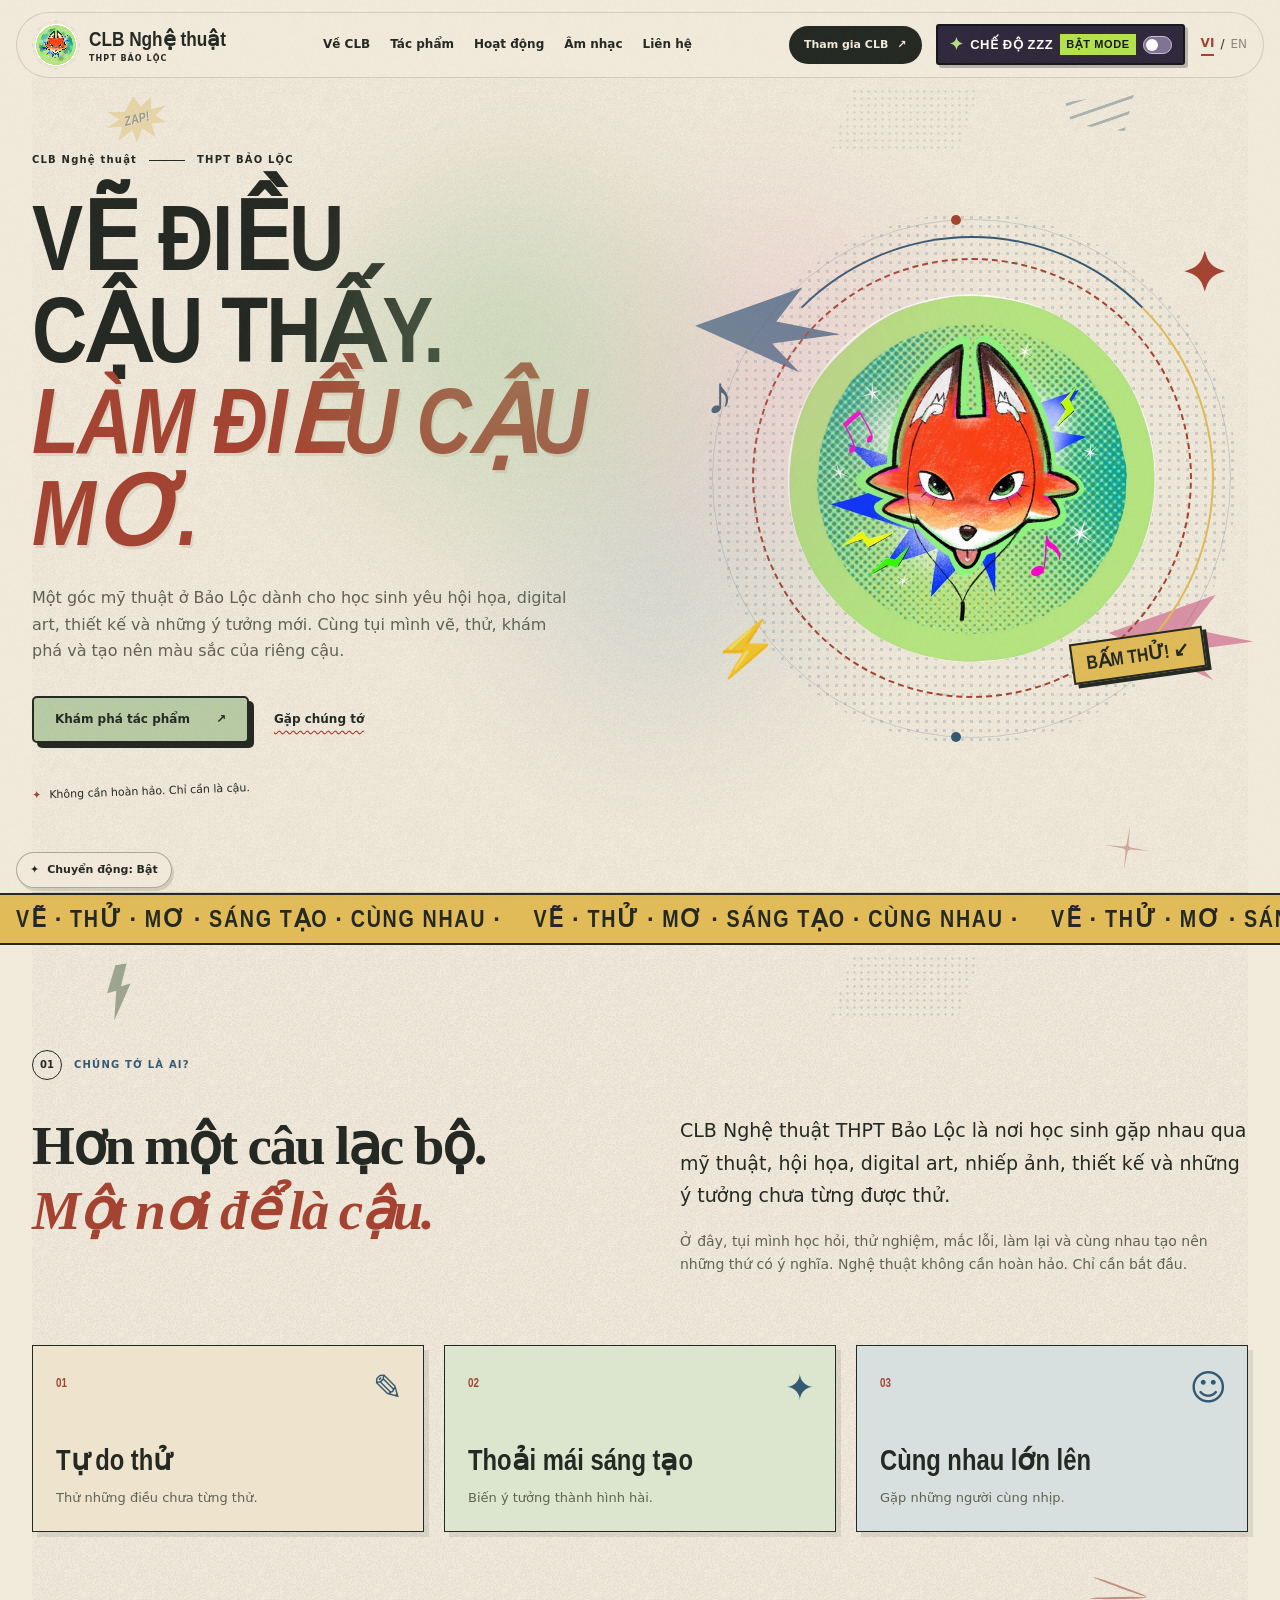
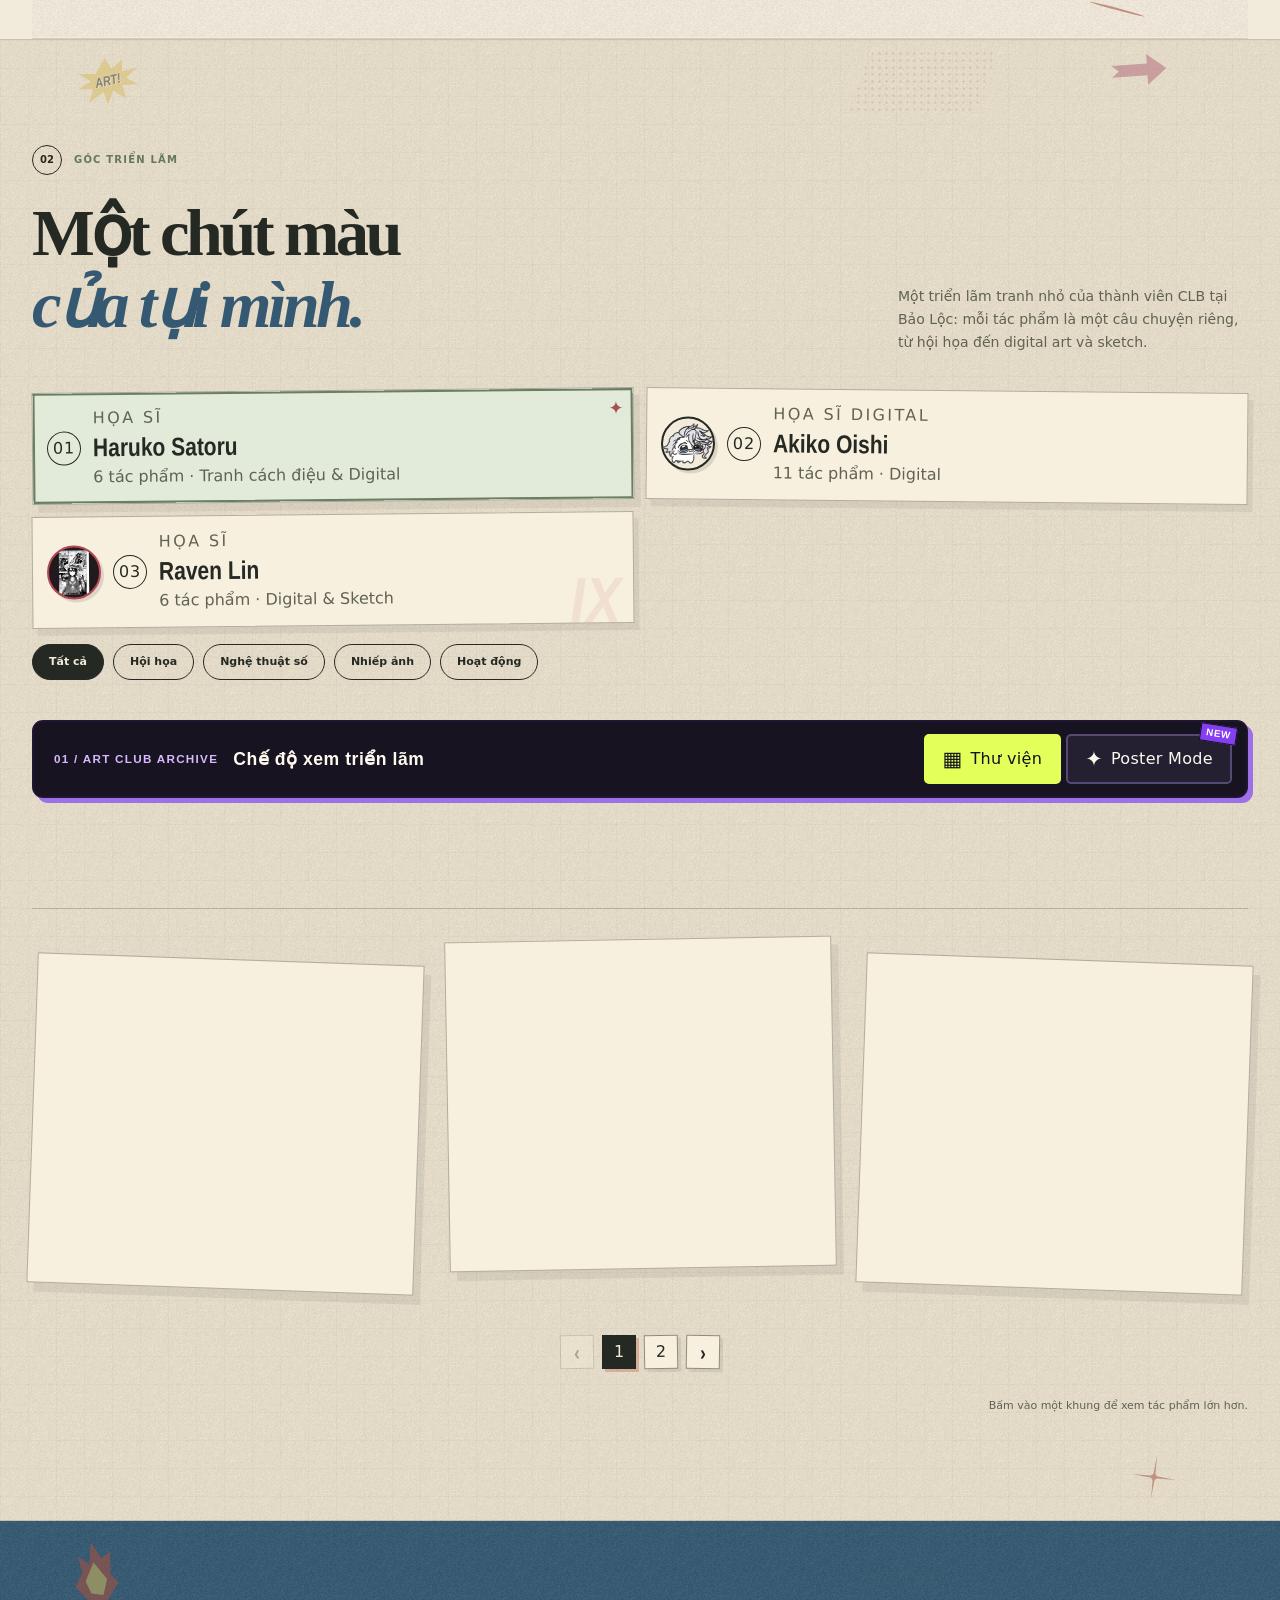
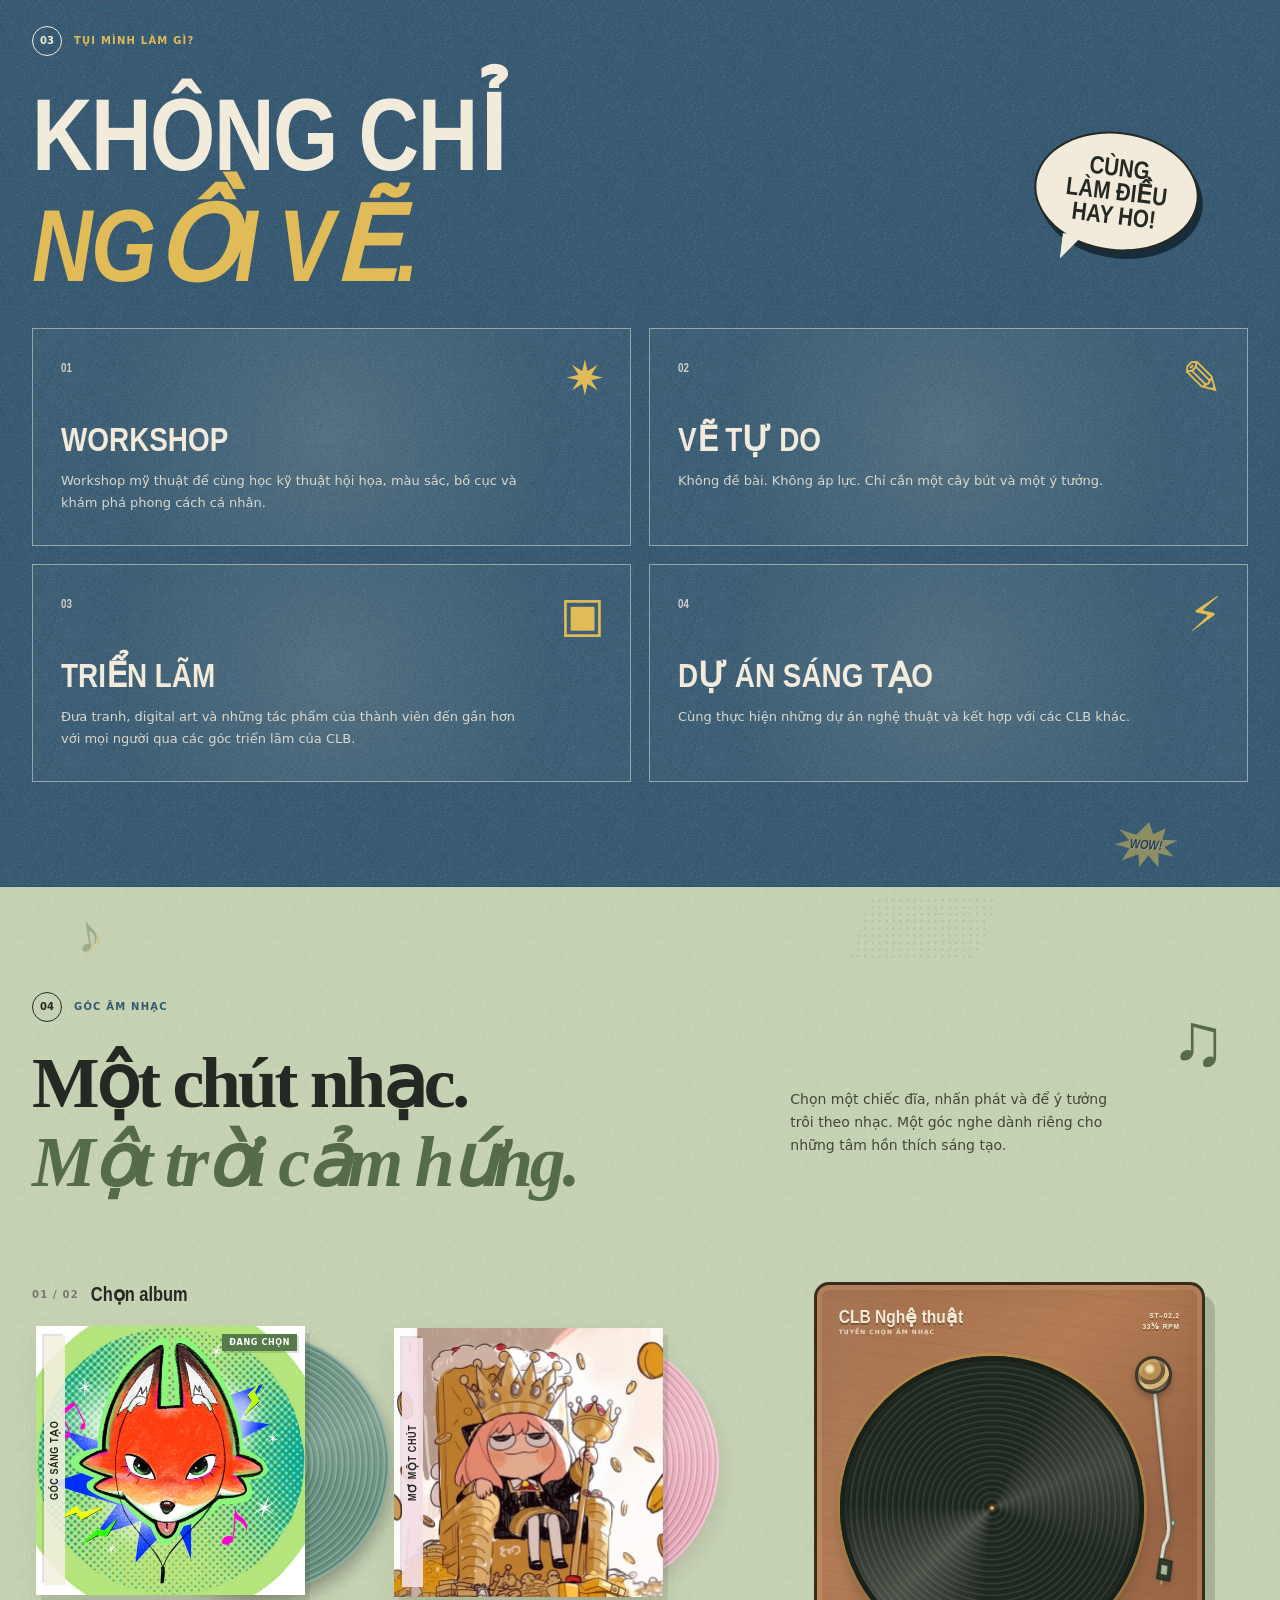
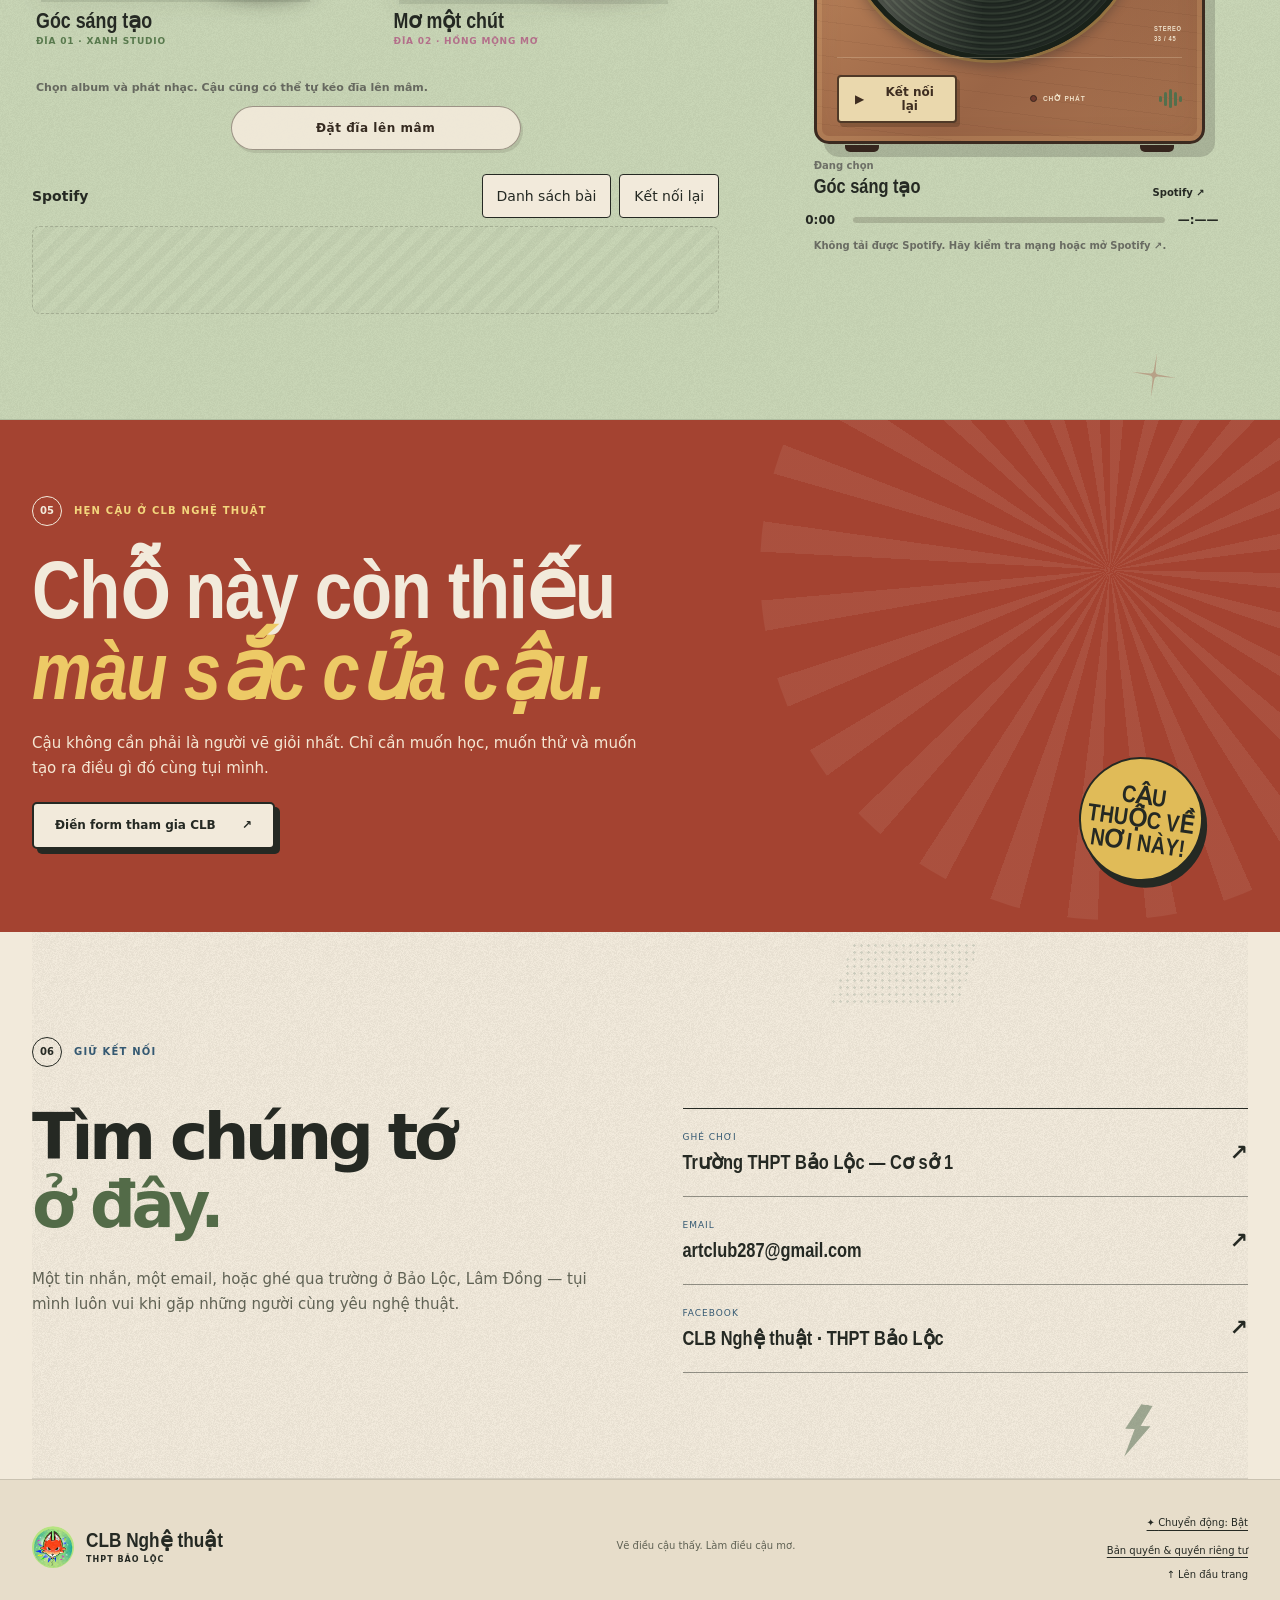
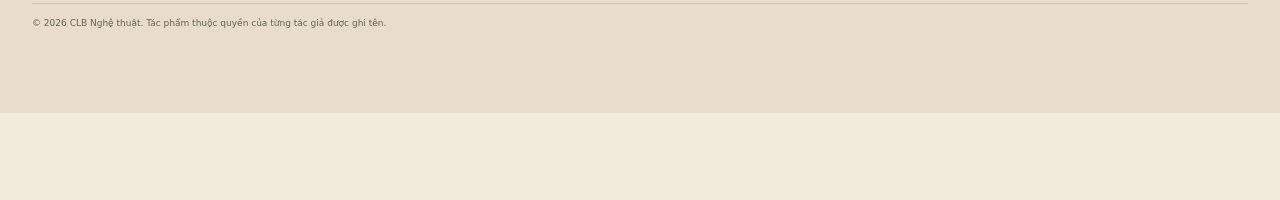
<file: index.html>
<!DOCTYPE html>

<html data-build="7.3.0" data-motion="full" data-motion-choice="auto" lang="vi">
<head>
  <meta name="google-site-verification" content="GvYN1q4wBFWUE0IxILUatp30PlEIML89ys5nn8n5KYk" />
<meta charset="utf-8"/>
<meta http-equiv="Content-Security-Policy" content="default-src 'self'; script-src 'self' https://open.spotify.com https://*.spotify.com https://*.spotifycdn.com https://*.scdn.co; style-src 'self' 'unsafe-inline' https://fonts.googleapis.com; font-src 'self' https://fonts.gstatic.com data:; img-src 'self' data: blob: https://*.spotifycdn.com https://*.scdn.co; media-src 'self' blob: https://*.spotifycdn.com https://*.scdn.co; connect-src 'self' https://open.spotify.com https://*.spotify.com https://*.spotifycdn.com https://*.scdn.co; frame-src https://open.spotify.com https://*.spotify.com; worker-src 'self'; object-src 'none'; base-uri 'self'; form-action 'self' https://forms.gle https://docs.google.com; upgrade-insecure-requests"/>
<meta content="width=device-width,initial-scale=1,viewport-fit=cover" name="viewport"/>
<meta content="CLB Nghệ thuật THPT Bảo Lộc" name="application-name"/>
<meta content="CLB Nghệ thuật THPT Bảo Lộc" name="apple-mobile-web-app-title"/>
<meta content="CLB Nghệ thuật THPT Bảo Lộc" name="author"/>
<meta content="CLB Nghệ thuật THPT Bảo Lộc: mỹ thuật, hội họa, digital art, triển lãm tranh và hoạt động sáng tạo của học sinh tại Bảo Lộc, Lâm Đồng." name="description"/>
<meta content="index,follow,max-image-preview:large,max-snippet:-1,max-video-preview:-1" name="robots"/>
<meta content="index,follow,max-image-preview:large,max-snippet:-1,max-video-preview:-1" name="googlebot"/>
<meta content="strict-origin-when-cross-origin" name="referrer"/>
<meta content="#f2eadb" name="theme-color"/>
<meta content="light" name="color-scheme"/>
<link href="https://namcchet-cloud.github.io/CLB/" rel="canonical"/>
<link href="https://namcchet-cloud.github.io/" rel="home"/>
<link href="https://namcchet-cloud.github.io/CLB/sitemap.xml" rel="sitemap" type="application/xml"/>
<link href="site.webmanifest" rel="manifest"/>
<meta content="website" property="og:type"/>
<meta content="vi_VN" property="og:locale"/>
<meta content="en_US" property="og:locale:alternate"/>
<meta content="CLB Nghệ thuật THPT Bảo Lộc" property="og:site_name"/>
<meta content="CLB Nghệ thuật THPT Bảo Lộc" property="og:title"/>
<meta content="CLB Nghệ thuật THPT Bảo Lộc: mỹ thuật, hội họa, digital art, triển lãm tranh và hoạt động sáng tạo của học sinh tại Bảo Lộc, Lâm Đồng." property="og:description"/>
<meta content="https://namcchet-cloud.github.io/CLB/" property="og:url"/>
<meta content="https://namcchet-cloud.github.io/CLB/assets/social-preview-v5.jpg?v=707" property="og:image"/>
<meta content="https://namcchet-cloud.github.io/CLB/assets/social-preview-v5.jpg?v=707" property="og:image:secure_url"/>
<meta content="image/jpeg" property="og:image:type"/>
<meta content="1200" property="og:image:width"/>
<meta content="630" property="og:image:height"/>
<meta content="CLB Nghệ thuật THPT Bảo Lộc — Vẽ điều cậu thấy. Làm điều cậu mơ." property="og:image:alt"/>
<meta content="summary_large_image" name="twitter:card"/>
<meta content="https://namcchet-cloud.github.io/CLB/" name="twitter:url"/>
<meta content="CLB Nghệ thuật THPT Bảo Lộc" name="twitter:title"/>
<meta content="CLB Nghệ thuật THPT Bảo Lộc: mỹ thuật, hội họa, digital art, triển lãm tranh và hoạt động sáng tạo của học sinh tại Bảo Lộc, Lâm Đồng." name="twitter:description"/>
<meta content="https://namcchet-cloud.github.io/CLB/assets/social-preview-v5.jpg?v=707" name="twitter:image"/>
<meta content="CLB Nghệ thuật THPT Bảo Lộc — Vẽ điều cậu thấy. Làm điều cậu mơ." name="twitter:image:alt"/>
<title>CLB Nghệ thuật THPT Bảo Lộc</title>
<script type="application/ld+json">
{
  "@context": "https://schema.org",
  "@graph": [
    {
      "@type": "CollectionPage",
      "@id": "https://namcchet-cloud.github.io/CLB/#webpage",
      "url": "https://namcchet-cloud.github.io/CLB/",
      "name": "CLB Nghệ thuật THPT Bảo Lộc",
      "description": "CLB Nghệ thuật THPT Bảo Lộc: mỹ thuật, hội họa, digital art, triển lãm tranh và hoạt động sáng tạo của học sinh tại Bảo Lộc, Lâm Đồng.",
      "keywords": ["CLB Nghệ thuật THPT Bảo Lộc", "mỹ thuật Bảo Lộc", "hội họa Bảo Lộc", "triển lãm tranh Bảo Lộc", "tranh học sinh Bảo Lộc", "digital art Bảo Lộc", "thiết kế Bảo Lộc"],
      "isPartOf": {"@id": "https://namcchet-cloud.github.io/#website"},
      "about": [
        {"@id": "https://namcchet-cloud.github.io/#organization"},
        {"@type": "Thing", "name": "Mỹ thuật"},
        {"@type": "Thing", "name": "Hội họa"},
        {"@type": "Thing", "name": "Digital art"},
        {"@type": "Thing", "name": "Triển lãm tranh"}
      ],
      "spatialCoverage": {"@type": "City", "name": "Bảo Lộc", "containedInPlace": {"@type": "AdministrativeArea", "name": "Lâm Đồng"}},
      "primaryImageOfPage": {"@id": "https://namcchet-cloud.github.io/CLB/#primaryimage"},
      "inLanguage": ["vi", "en"]
    },
    {
      "@type": "ImageObject",
      "@id": "https://namcchet-cloud.github.io/CLB/#primaryimage",
      "url": "https://namcchet-cloud.github.io/CLB/assets/social-preview-v5.jpg",
      "contentUrl": "https://namcchet-cloud.github.io/CLB/assets/social-preview-v5.jpg",
      "width": 1200,
      "height": 630,
      "caption": "CLB Nghệ thuật THPT Bảo Lộc"
    },
    {
      "@type": "Organization",
      "@id": "https://namcchet-cloud.github.io/#organization",
      "name": "CLB Nghệ thuật THPT Bảo Lộc",
      "alternateName": ["CLB Nghệ thuật", "ART CLUB", "Art Club THPT Bảo Lộc"],
      "url": "https://namcchet-cloud.github.io/CLB/",
      "areaServed": {"@type": "City", "name": "Bảo Lộc", "containedInPlace": {"@type": "AdministrativeArea", "name": "Lâm Đồng"}},
      "knowsAbout": ["Mỹ thuật", "Hội họa", "Digital art", "Thiết kế", "Nhiếp ảnh", "Triển lãm tranh"],
      "logo": {
        "@type": "ImageObject",
        "url": "https://namcchet-cloud.github.io/CLB/assets/icons/favicon-512x512.png",
        "width": 512,
        "height": 512
      },
      "image": "https://namcchet-cloud.github.io/CLB/assets/social-preview-v5.jpg",
      "email": "artclub287@gmail.com",
      "slogan": "Vẽ điều cậu thấy. Làm điều cậu mơ.",
      "sameAs": ["https://www.facebook.com/share/19B7YQZiLG/?mibextid=wwXIfr"],
      "parentOrganization": {
        "@type": "EducationalOrganization",
        "name": "Trường THPT Bảo Lộc — Cơ sở 1"
      }
    }
  ]
}
</script>
<link href="https://namcchet-cloud.github.io/CLB/favicon.ico" rel="icon" sizes="any"/>
<link href="https://namcchet-cloud.github.io/CLB/favicon.ico" rel="shortcut icon"/>
<link href="https://namcchet-cloud.github.io/CLB/assets/icons/favicon-16x16.png" rel="icon" sizes="16x16" type="image/png"/>
<link href="https://namcchet-cloud.github.io/CLB/assets/icons/favicon-32x32.png" rel="icon" sizes="32x32" type="image/png"/>
<link href="https://namcchet-cloud.github.io/CLB/assets/icons/favicon-48x48.png" rel="icon" sizes="48x48" type="image/png"/>
<link href="https://namcchet-cloud.github.io/CLB/assets/icons/favicon-96x96.png" rel="icon" sizes="96x96" type="image/png"/>
<link href="https://namcchet-cloud.github.io/CLB/assets/icons/favicon-192x192.png" rel="icon" sizes="192x192" type="image/png"/>
<link href="https://namcchet-cloud.github.io/CLB/assets/icons/apple-touch-icon.png" rel="apple-touch-icon" sizes="180x180"/>
<link href="https://open.spotify.com" rel="preconnect" crossorigin="anonymous"/>
<link href="https://embed-cdn.spotifycdn.com" rel="preconnect" crossorigin="anonymous"/>
<link href="https://i.scdn.co" rel="preconnect" crossorigin="anonymous"/>
<link href="https://api-partner.spotify.com" rel="preconnect" crossorigin="anonymous"/>
<link href="https://open.spotifycdn.com" rel="preconnect" crossorigin="anonymous"/>
<link href="//open.spotify.com" rel="dns-prefetch"/>
<link href="js/features/music/index.js?v=7.3.0" rel="modulepreload"/>
<link href="js/features/music/spotify.js?v=7.3.0" rel="modulepreload"/>
<link href="js/features/music/motor.js?v=7.3.0" rel="modulepreload"/>
<link href="https://fonts.googleapis.com" rel="preconnect"/>
<link crossorigin="" href="https://fonts.gstatic.com" rel="preconnect"/>
<link href="https://fonts.googleapis.com/css2?family=Barlow+Condensed:ital,wght@0,600;0,700;0,800;1,700;1,800&amp;family=DM+Sans:wght@400;500;600;700&amp;family=Fraunces:ital,wght@0,600;0,700;1,600&amp;display=swap" rel="stylesheet"/>
<script src="js/core/bootstrap.js?v=7.1.0"></script><link href="css/tokens.css?v=7.1.0" rel="stylesheet"/><link href="css/site.css?v=7.1.0" rel="stylesheet"/><link href="css/music.css?v=7.3.0" rel="stylesheet"/><link as="image" fetchpriority="high" href="assets/optimized/logo-new-640-db642e82.webp" rel="preload"/><link href="css/intro.css?v=7.1.0" rel="stylesheet"/><link href="css/comic-decor.css?v=7.1.0" rel="stylesheet"/><noscript><link href="https://fonts.googleapis.com/css2?family=Barlow+Condensed:ital,wght@0,600;0,700;0,800;1,700;1,800&amp;family=DM+Sans:wght@400;500;600;700&amp;family=Fraunces:ital,wght@0,600;0,700;1,600&amp;display=swap" rel="stylesheet"/></noscript><link rel="stylesheet" href="css/poster-gallery.css?v=1.1.0">
<script src="js/core/sitewide-zzz-boot.js?v=3.0.0"></script>
<link rel="stylesheet" href="css/sitewide-zzz.css?v=4.0.0">
<link rel="stylesheet" href="css/zzz-nav-v4.css?v=4.0.0">
<link rel="stylesheet" href="css/zzz-art-direction-v6.css?v=6.0.0">
<link rel="stylesheet" href="zzz-v6.1-polish.css?v=6.1.3">
</head>
<body><noscript>Trang cần bật JavaScript để đổi ngôn ngữ, chọn đĩa và chạy chuyển động.</noscript>
<div aria-hidden="true" class="art-intro" data-logo="assets/optimized/logo-new-640-db642e82.webp" id="artIntro">
<div class="art-intro-sticker star"></div><div class="art-intro-sticker bolt"></div><div class="art-intro-sticker spark"></div><div class="art-intro-sticker scribble"></div>
<div class="art-intro-logo" id="artIntroLogo"><img alt="" aria-hidden="true" class="art-intro-logo-base" decoding="async" draggable="false" fetchpriority="high" height="640" src="assets/optimized/logo-new-640-db642e82.webp" width="640"/><span class="art-intro-color-flow"><img alt="" aria-hidden="true" class="art-intro-logo-color" decoding="async" draggable="false" fetchpriority="high" height="640" src="assets/optimized/logo-new-640-db642e82.webp" width="640"/></span><span class="art-intro-ring"></span></div>
<div class="art-intro-caption">ART CLUB · BẢO LỘC</div>
</div>
<script src="js/features/intro.js?v=7.1.0" type="module"></script>
<a class="skip-link" data-i18n="skip" href="#main">Đến nội dung chính</a>
<div aria-hidden="true" class="paper-noise"></div>
<header class="site-header" id="top">
<a aria-label="Art Club — Trang chủ" class="brand" data-i18n-aria="brandHome" href="#home">
<span class="brand-logo"><img alt="Logo Art Club THPT Bảo Lộc" data-i18n-alt="logoAlt" data-image-source="assets/logo-new.jpeg" data-image-width="96" decoding="async" draggable="false" height="1536" loading="eager" sizes="48px" src="assets/optimized/logo-new-96-2583a335.webp" srcset="assets/optimized/logo-new-96-2583a335.webp 96w, assets/optimized/logo-new-192-86e0c09a.webp 192w, assets/optimized/logo-new-640-db642e82.webp 640w, assets/optimized/logo-new-960-45ed759c.webp 960w" width="1536"/></span>
<span class="brand-copy"><strong data-i18n="clubName">CLB Nghệ thuật</strong><small data-i18n="schoolName">THPT BẢO LỘC</small></span>
</a>
<nav aria-label="Điều hướng chính" class="nav" data-i18n-aria="navigation" id="mainNav">
<a data-i18n="navAbout" href="#about">Về CLB</a>
<a data-i18n="navGallery" href="#gallery">Tác phẩm</a>
<a data-i18n="navActivities" href="#activities">Hoạt động</a>
<a data-i18n="navMusic" href="#playlist">Âm nhạc</a>
<a data-i18n="navContact" href="#contact">Liên hệ</a>
</nav>
<div class="header-actions">
<a class="header-join" data-join="" href="https://forms.gle/kwnmuuC9N77aHMzGA" rel="noopener noreferrer" target="_blank"><span data-i18n="joinShort">Tham gia CLB</span><b aria-hidden="true">↗</b></a>
<button aria-label="Đổi sang tiếng Anh" class="lang-toggle" type="button"><span data-lang-option="vi">VI</span><span aria-hidden="true">/</span><span data-lang-option="en">EN</span></button>
<button aria-controls="mainNav" aria-expanded="false" aria-label="Mở menu" class="menu-toggle" data-i18n-aria="menu" type="button"><span></span><span></span></button></div></header>
<main id="main">
<section class="hero section" id="home">
<div class="hero-copy reveal">
<div class="kicker"><span data-i18n="clubName">CLB Nghệ thuật</span><i></i><span data-i18n="schoolName">THPT BẢO LỘC</span></div>
<h1 data-i18n-html="heroTitle">VẼ ĐIỀU CẬU THẤY.<br/><em>LÀM ĐIỀU CẬU MƠ.</em></h1>
<p data-i18n="heroBody">Một góc mỹ thuật ở Bảo Lộc dành cho học sinh yêu hội họa, digital art, thiết kế và những ý tưởng mới. Cùng tụi mình vẽ, thử, khám phá và tạo nên màu sắc của riêng cậu.</p>
<div class="hero-actions">
<a class="comic-button primary" href="#gallery"><span data-i18n="explore">Khám phá tác phẩm</span><b>↗</b></a>
<a class="scribble-link" data-i18n="meetUs" href="#about">Gặp chúng tớ</a>
</div>
<div aria-hidden="true" class="hero-note"><span>✦</span> <span data-i18n="heroNote">Không cần hoàn hảo. Chỉ cần là cậu.</span></div>
</div>
<div class="hero-stage reveal" data-ambient="" data-parallax-root="">
<span aria-hidden="true" class="comic-ray ray-a float-doodle" data-ambient="" data-depth="0.3"></span>
<span aria-hidden="true" class="comic-ray ray-b float-doodle" data-ambient="" data-depth="0.55"></span>
<span aria-hidden="true" class="comic-spark spark-a float-doodle" data-ambient="" data-depth="0.8">✦</span>
<span aria-hidden="true" class="comic-spark spark-b float-doodle" data-ambient="" data-depth="0.45">⚡</span>
<span aria-hidden="true" class="comic-note note-a float-doodle" data-ambient="" data-depth="0.65">♪</span>
<div class="logo-float" data-ambient=""><button aria-controls="mascotCard" aria-expanded="false" aria-label="Mở câu chuyện về mascot Art Club" class="hero-logo" data-i18n-aria="mascotOpen" type="button">
<span class="orbit orbit-one"></span><span class="orbit orbit-two"></span><span class="orbit-dots"></span>
<img alt="Mascot cáo cam của Art Club" data-i18n-alt="mascotAlt" data-image-source="assets/logo-new.jpeg" data-image-width="640" decoding="async" draggable="false" fetchpriority="high" height="1536" loading="eager" sizes="(max-width:640px) 74vw, 400px" src="assets/optimized/logo-new-640-db642e82.webp" srcset="assets/optimized/logo-new-96-2583a335.webp 96w, assets/optimized/logo-new-192-86e0c09a.webp 192w, assets/optimized/logo-new-640-db642e82.webp 640w, assets/optimized/logo-new-960-45ed759c.webp 960w" width="1536"/>
<span class="tap-label" data-i18n="tapLogo">TAP! <i>↘</i></span>
</button></div>
<div aria-hidden="true" class="comic-bubble bubble-one" data-i18n="wow">WOW!</div>
<div aria-hidden="true" class="comic-bubble bubble-two" data-i18n="createTag">CREATE!</div>
<aside aria-hidden="true" aria-labelledby="mascotTitle" class="mascot-card" id="mascotCard" inert="" role="dialog">
<button aria-label="Đóng" class="mascot-close" data-i18n-aria="close" type="button">×</button>
<span class="mini-label" data-i18n="creativeCorner">THE CREATIVE CORNER</span>
<h2 data-i18n="mascotTitle" id="mascotTitle">Cáo nhà CLB Nghệ thuật</h2>
<p data-i18n="mascotBody">Tớ từng sống trong một khu rừng xám ngắt. Một lần chạm vào hộp sơn rơi, tớ bỗng hóa cam rực rỡ. Tớ sợ, rồi nhận ra màu sắc khiến tớ nhìn thế giới rõ hơn, thấy những chi tiết nhỏ mà trước đây mình chưa từng thấy. Từ đó, tớ mang màu sắc đi khắp nơi, kể chuyện và lan niềm vui.</p>
<div class="mascot-tags"><span data-i18n="drawTag">DRAW!</span><span data-i18n="playTag">PLAY!</span><span data-i18n="makeTag">MAKE!</span></div>
</aside>
</div>
</section>
<div aria-hidden="true" class="ticker" data-ambient=""><div class="ticker-track"><span data-i18n="ticker">VẼ · THỬ · MƠ · SÁNG TẠO · CÙNG NHAU · </span><span data-i18n="ticker">VẼ · THỬ · MƠ · SÁNG TẠO · CÙNG NHAU · </span><span data-i18n="ticker">VẼ · THỬ · MƠ · SÁNG TẠO · CÙNG NHAU · </span><span data-i18n="ticker">VẼ · THỬ · MƠ · SÁNG TẠO · CÙNG NHAU · </span></div></div>
<section class="section about panel-paper" id="about">
<div class="section-label reveal"><span>01</span><b data-i18n="aboutLabel">CHÚNG TỚ LÀ AI?</b></div>
<div class="about-grid">
<div class="reveal"><h2 data-i18n-html="aboutTitle">Hơn một câu lạc bộ.<br/><em>Một nơi để là cậu.</em></h2></div>
<div class="about-copy reveal"><p class="lead" data-i18n="aboutLead">CLB Nghệ thuật THPT Bảo Lộc là nơi học sinh gặp nhau qua mỹ thuật, hội họa, digital art, nhiếp ảnh, thiết kế và những ý tưởng chưa từng được thử.</p><p data-i18n="aboutBody">Ở đây, tụi mình học hỏi, thử nghiệm, mắc lỗi, làm lại và cùng nhau tạo nên những thứ có ý nghĩa. Nghệ thuật không cần hoàn hảo. Chỉ cần bắt đầu.</p></div>
</div>
<div class="values">
<article class="reveal" data-ambient="" data-reveal="left"><span>01</span><h3 data-i18n="value1Title">Tự do thử</h3><p data-i18n="value1Body">Thử những điều chưa từng thử.</p><i>✎</i></article>
<article class="reveal" data-ambient="" data-reveal="pop"><span>02</span><h3 data-i18n="value2Title">Thoải mái sáng tạo</h3><p data-i18n="value2Body">Biến ý tưởng thành hình hài.</p><i>✦</i></article>
<article class="reveal" data-ambient="" data-reveal="right"><span>03</span><h3 data-i18n="value3Title">Cùng nhau lớn lên</h3><p data-i18n="value3Body">Gặp những người cùng nhịp.</p><i>☺</i></article>
</div>
</section>
<section class="section gallery-section panel-wall" id="gallery">
<div class="section-heading reveal">
<div><div class="section-label"><span>02</span><b data-i18n="galleryLabel">GÓC TRIỂN LÃM</b></div><h2 data-i18n-html="galleryTitle">Một chút màu<br/><em>của tụi mình.</em></h2></div>
<p data-i18n="galleryBody">Một triển lãm tranh nhỏ của thành viên CLB tại Bảo Lộc: mỗi tác phẩm là một câu chuyện riêng, từ hội họa đến digital art và sketch.</p>
</div>
<div aria-label="Chọn tác giả" class="artist-switcher" id="artistSwitcher"></div>
<div aria-label="Lọc tác phẩm" class="filters" data-i18n-aria="filterLabel" role="group">
<button aria-pressed="true" class="filter active" data-filter="all" data-i18n="filterAll" type="button">Tất cả</button><button aria-pressed="false" class="filter" data-filter="paintings" data-i18n="filterPainting" type="button">Hội họa</button><button aria-pressed="false" class="filter" data-filter="digital-art" data-i18n="filterDigital" type="button">Digital</button><button aria-pressed="false" class="filter" data-filter="photography" data-i18n="filterPhoto" type="button">Nhiếp ảnh</button><button aria-pressed="false" class="filter" data-filter="events" data-i18n="filterEvents" type="button">Hoạt động</button>
</div>
<div aria-busy="true" class="exhibition-wall" id="galleryGrid"><!-- v4:gallery:start --><div class="gallery-author"><span class="gallery-author-kicker">TÁC GIẢ</span><h3>Họa sĩ Haruko Satoru</h3><p>6 tác phẩm</p></div><button aria-label="Xem tác phẩm: Ớt Ngọt — tranh cách điệu của Haruko Satoru" class="gallery-card" data-index="0" type="button"><img alt="Ớt Ngọt — tranh cách điệu của Haruko Satoru" decoding="async" draggable="false" fetchpriority="low" height="1280" loading="lazy" sizes="(max-width:640px) 44vw, (max-width:980px) 42vw, 380px" src="assets/optimized/ba-mam-sac-560-bfaa2f67.webp" srcset="assets/optimized/ba-mam-sac-360-d9270e72.webp 360w, assets/optimized/ba-mam-sac-560-bfaa2f67.webp 560w" width="960"/><div class="gallery-info"><h3>Ớt Ngọt</h3><p>Tranh cách điệu · 2026</p></div></button><button aria-label="Xem tác phẩm: Nấm Đá — tranh cách điệu của Haruko Satoru" class="gallery-card" data-index="1" type="button"><img alt="Nấm Đá — tranh cách điệu của Haruko Satoru" decoding="async" draggable="false" fetchpriority="low" height="1280" loading="lazy" sizes="(max-width:640px) 44vw, (max-width:980px) 42vw, 380px" src="assets/optimized/no-trong-tinh-sac-560-0260b121.webp" srcset="assets/optimized/no-trong-tinh-sac-360-a7a357b8.webp 360w, assets/optimized/no-trong-tinh-sac-560-0260b121.webp 560w" width="960"/><div class="gallery-info"><h3>Nấm Đá</h3><p>Tranh cách điệu · 2026</p></div></button><button aria-label="Xem tác phẩm: Sắc — tranh cách điệu của Haruko Satoru" class="gallery-card" data-index="2" type="button"><img alt="Sắc — tranh cách điệu của Haruko Satoru" decoding="async" draggable="false" fetchpriority="low" height="1042" loading="lazy" sizes="(max-width:640px) 44vw, (max-width:980px) 42vw, 380px" src="assets/optimized/song-anh-560-a8166a4a.webp" srcset="assets/optimized/song-anh-360-078a2bc6.webp 360w, assets/optimized/song-anh-560-a8166a4a.webp 560w" width="1037"/><div class="gallery-info"><h3>Sắc</h3><p>Tranh cách điệu · 2026</p></div></button><!-- v4:gallery:end --></div>
<p class="gallery-hint" data-i18n="galleryHint">Bấm vào một khung để xem tác phẩm lớn hơn.</p>
<noscript>Bật JavaScript để chọn tác giả, mở tranh lớn và sử dụng máy đĩa. Các thông tin CLB và liên kết tham gia vẫn đọc được.</noscript></section>
<section class="section activities panel-blue" id="activities">
<div class="section-label reveal"><span>03</span><b data-i18n="activityLabel">TỤI MÌNH LÀM GÌ?</b></div>
<div class="activity-title reveal"><h2 data-i18n-html="activityTitle">Không chỉ<br/><em>ngồi vẽ.</em></h2><span class="speech" data-ambient="" data-i18n-html="makeStuff">LET'S<br/>MAKE<br/>STUFF!</span></div>
<div class="activity-grid">
<article class="activity-card reveal" data-ambient="" data-reveal="left"><b>01</b><span class="icon">✷</span><h3 data-i18n="actTitle1">WORKSHOP</h3><p data-i18n="act1">Workshop mỹ thuật để cùng học kỹ thuật hội họa, màu sắc, bố cục và khám phá phong cách cá nhân.</p></article>
<article class="activity-card reveal" data-ambient="" data-reveal="right"><b>02</b><span class="icon">✎</span><h3 data-i18n="actTitle2">FREE DRAWING</h3><p data-i18n="act2">Không đề bài. Không áp lực. Chỉ cần một cây bút và một ý tưởng.</p></article>
<article class="activity-card reveal" data-ambient="" data-reveal="left"><b>03</b><span class="icon">▣</span><h3 data-i18n="actTitle3">EXHIBITION</h3><p data-i18n="act3">Đưa tranh, digital art và những tác phẩm của thành viên đến gần hơn với mọi người qua các góc triển lãm của CLB.</p></article>
<article class="activity-card reveal" data-ambient="" data-reveal="right"><b>04</b><span class="icon">⚡</span><h3 data-i18n="actTitle4">CREATIVE PROJECT</h3><p data-i18n="act4">Cùng thực hiện những dự án nghệ thuật và kết hợp với các CLB khác.</p></article>
</div>
</section>
<section class="section playlist-section panel-music music-v3" data-theme="green" id="playlist">
<div class="music-top">
<div class="music-copy reveal" data-reveal="left">
<div class="section-label"><span>04</span><b data-i18n="musicLabel">GÓC ÂM NHẠC</b></div>
<h2 data-i18n-html="musicTitle">Một chút nhạc.<br/><em>Một trời cảm hứng.</em></h2>
</div>
<div class="music-intro reveal" data-reveal="right">
<span aria-hidden="true" class="music-doodle" data-ambient="">♫</span>
<p data-i18n="musicBody">Chọn một chiếc đĩa, nhấn phát và để ý tưởng trôi theo nhạc.</p>
</div>
</div>
<div aria-hidden="true" class="mv3-scene-decor">
<span class="mv3-paper-note mv3-paper-a">GOOD MUSIC<br/>GOOD PEOPLE</span>
<span class="mv3-paper-note mv3-paper-b">♪ ART CLUB</span>
</div>
<div class="mv3-room">
<section aria-labelledby="mv3LibraryTitle" class="mv3-library reveal" data-reveal="left">
<div class="mv3-subhead"><span>01 / 02</span><h3 id="mv3LibraryTitle">Chọn album</h3></div>
<div aria-busy="true" aria-label="Album" class="mv3-albums" id="mv3Albums"><article aria-hidden="true" class="mv3-album mv4-album-skeleton"><div class="mv3-album-visual"></div><h4 class="mv3-name">Góc sáng tạo</h4></article><article aria-hidden="true" class="mv3-album mv4-album-skeleton"><div class="mv3-album-visual"></div><h4 class="mv3-name">Mơ một chút</h4></article></div>
<p class="mv3-help" id="mv3Help">① Bấm bìa để chọn · ② Kéo chiếc đĩa đang ló ra · ③ Thả lên mâm.</p>
<button class="mv3-quick-place" id="mv3QuickPlace" type="button">Đặt đĩa lên mâm</button>
</section>
<section class="mv3-deck-panel reveal" data-reveal="right">
<div class="mv3-turntable" data-state="empty" id="mv3Turntable">
<div aria-hidden="true" class="mv3-comic-fx">
<span class="mv3-fx-note n1">♪</span><span class="mv3-fx-note n2">♫</span><span class="mv3-fx-note n3">♩</span><span class="mv3-fx-note n4">♪</span><span class="mv3-fx-note n5">♫</span><span class="mv3-fx-note n6">♬</span>
<span class="mv3-fx-spark s1">✦</span><span class="mv3-fx-spark s2">✧</span><span class="mv3-fx-spark s3">✦</span>
<span class="mv3-fx-swoosh sw1"></span><span class="mv3-fx-swoosh sw2"></span>
<span class="mv3-fx-bubble">MUSIC<br/>ON!</span>
</div>
<div class="mv3-deck-head">
<span><b data-i18n="clubName">CLB Nghệ thuật</b><small data-i18n="musicSelection">TUYỂN CHỌN ÂM NHẠC</small></span>
<span class="mv3-deck-model">ST–02.2<br/>33⅓ RPM</span>
</div>
<div class="mv3-vinyl-stage">
<div aria-label="Mâm đĩa" class="mv3-platter-wrap" data-i18n-aria="platterLabel" id="mv3DropZone">
<div class="mv3-platter" id="mv3Platter"><span aria-hidden="true" class="mv3-platter-surface" id="mv3PlatterSurface"></span><span aria-hidden="true" class="mv3-platter-dots" id="mv3PlatterDots"></span><span aria-hidden="true" class="mv3-spindle"></span></div>
<div aria-hidden="true" class="mv3-drop-ring"><span data-i18n="dropHere">THẢ ĐĨA VÀO ĐÂY</span></div>
</div>
<div aria-hidden="true" class="mv3-tonearm">
<span class="mv3-arm-rest"></span>
<div class="mv3-arm-motion">
<svg aria-hidden="true" class="mv3-arm-svg" focusable="false" preserveaspectratio="none" viewbox="0 0 60 360">
<path class="mv3-arm-edge" d="M30 0 L30 252 Q30 274 18 289 L10 316"></path>
<path class="mv3-arm-metal" d="M30 0 L30 252 Q30 274 18 289 L10 316"></path>
<path class="mv3-arm-highlight" d="M28 3 L28 250 Q28 273 16 288 L8 315"></path>
<path d="M8 311 l21 7 -8 33 -22 -7Z" fill="#303b30" stroke="#172517" stroke-width="2"></path>
<path d="M10 322 l10 3 -3 15 -10 -3Z" fill="#aebda2"></path>
<path d="M7 349 l-2 6" fill="none" stroke="#e3c68b" stroke-width="2"></path>
</svg>
</div>
<div class="mv3-arm-base"></div>
</div>
<span aria-hidden="true" class="mv3-deck-speed">STEREO<br/>33 / 45</span>
</div>
<div class="mv3-bottom-controls">
<button class="mv3-play" disabled="" id="mv3Play" type="button"><span aria-hidden="true">▶</span><b>Phát nhạc</b></button>
<div aria-hidden="true" class="mv3-power-led"><span class="mv3-led"></span><span class="mv3-signal-text">CHỜ PHÁT</span></div>
<div aria-hidden="true" class="mv3-equalizer"><i></i><i></i><i></i><i></i><i></i></div>
</div>
</div>
<div class="mv3-now">
<div><span id="mv3NowLabel">Chưa có đĩa trên mâm</span><strong id="mv3NowTitle">—</strong></div>
<a href="https://open.spotify.com/playlist/4l15Ccxw8hVu7YIpUU6QM0" id="mv3SpotifyLink" rel="noopener noreferrer" target="_blank">Spotify ↗</a>
</div>
<div class="mv3-track-progress"><span id="mv3Elapsed">0:00</span><progress id="mv3Progress" max="1" value="0" aria-label="Tiến trình bài hát"></progress><span id="mv3Duration">—:——</span></div>
<p aria-live="polite" class="mv3-status" id="mv3Status" role="status">Chọn một album rồi kéo đĩa sang mâm.</p>
</section>
<section class="mv3-player-panel" aria-label="Spotify">
<div class="mv3-player-heading"><strong>Spotify</strong><div class="mv3-player-actions"><button class="mv3-reconnect" aria-controls="mv3Spotify" aria-expanded="false" id="mv3Expand" type="button">Danh sách bài</button><button class="mv3-reconnect" hidden="" id="mv3Reconnect" type="button">Kết nối lại</button></div></div>
<div aria-label="Spotify" class="mv3-spotify" hidden="" id="mv3Spotify"></div>
</section>
</div>
</section>
<section class="join-section" data-ambient="" id="join">
<div aria-hidden="true" class="join-burst"></div>
<div class="join-inner reveal"><div class="section-label"><span>05</span><b data-i18n="joinLabel">HẸN CẬU Ở CLB NGHỆ THUẬT</b></div><h2 data-i18n-html="joinTitle">Chỗ này còn thiếu<br/><em>màu sắc của cậu.</em></h2><p data-i18n="joinBody">Cậu không cần phải là người vẽ giỏi nhất. Chỉ cần muốn học, muốn thử và muốn tạo ra điều gì đó cùng tụi mình.</p><a class="comic-button light" data-join="" href="https://forms.gle/kwnmuuC9N77aHMzGA" rel="noopener noreferrer" target="_blank"><span data-i18n="joinButton">Điền form tham gia CLB</span><b>↗</b></a></div>
<div aria-hidden="true" class="join-sticker" data-ambient="" data-i18n-html="belong">YOU<br/>BELONG<br/>HERE!</div>
</section>
<section class="section contact panel-paper" id="contact">
<div class="section-label reveal"><span>06</span><b data-i18n="contactLabel">GIỮ KẾT NỐI</b></div>
<div class="contact-grid">
<div class="reveal"><h2 data-i18n-html="contactTitle">Tìm chúng tớ<br/><em>ở đây.</em></h2><p class="lead" data-i18n="contactBody">Một tin nhắn, một email, hoặc ghé qua trường ở Bảo Lộc, Lâm Đồng — tụi mình luôn vui khi gặp những người cùng yêu nghệ thuật.</p></div>
<div class="contact-list reveal"><a href="https://maps.google.com/?q=Trường+THPT+Bảo+Lộc+Cơ+sở+1" rel="noopener noreferrer" target="_blank"><span data-i18n="visit">GHÉ CHƠI</span><strong data-i18n="schoolAddress">Trường THPT Bảo Lộc — Cơ sở 1</strong><b>↗</b></a><a href="mailto:artclub287@gmail.com"><span>EMAIL</span><strong>artclub287@gmail.com</strong><b>↗</b></a><a href="https://www.facebook.com/share/19B7YQZiLG/?mibextid=wwXIfr" rel="noopener noreferrer" target="_blank"><span>FACEBOOK</span><strong data-i18n="clubFull">CLB Nghệ thuật · THPT Bảo Lộc</strong><b>↗</b></a></div>
</div>
</section>
</main>
<footer class="footer">
<a class="footer-brand" href="#top"><span class="brand-logo"><img alt="" decoding="async" draggable="false" height="1536" loading="lazy" sizes="48px" src="assets/optimized/logo-new-96-2583a335.webp" srcset="assets/optimized/logo-new-96-2583a335.webp 96w, assets/optimized/logo-new-192-86e0c09a.webp 192w, assets/optimized/logo-new-640-db642e82.webp 640w, assets/optimized/logo-new-960-45ed759c.webp 960w" width="1536"/></span><span><strong data-i18n="clubName">CLB Nghệ thuật</strong><small data-i18n="schoolName">THPT BẢO LỘC</small></span></a>
<p data-i18n="footerLine">Vẽ điều cậu thấy. Làm điều cậu mơ.</p>
<div class="footer-tools"><button aria-pressed="true" class="text-button" id="motionToggle" type="button"><span aria-hidden="true">✦</span> <span data-i18n="motionOn" id="motionText">Chuyển động: Bật</span></button><a class="legal-link" data-i18n="legalLink" href="legal.html">Bản quyền & quyền riêng tư</a><a data-i18n="backTop" href="#top">↑ Lên đầu trang</a></div>
<small class="footer-rights" data-i18n="copyrightNotice">© 2026 CLB Nghệ thuật. Tác phẩm thuộc quyền của từng tác giả được ghi tên.</small></footer>
<dialog aria-describedby="lightboxCaption" aria-label="Xem tác phẩm" class="lightbox" data-i18n-aria="viewArt" id="lightbox"><button aria-label="Đóng" class="lightbox-close" data-i18n-aria="close" type="button">×</button><figure><img alt="" decoding="async" loading="lazy" id="lightboxImage"/><figcaption id="lightboxCaption"></figcaption></figure></dialog>
<div aria-hidden="true" id="fxLayer"></div><div aria-hidden="true" class="scroll-progress" id="scrollProgress"></div><details class="motion-dock" id="motionDock"><summary><span aria-hidden="true">✦</span><span id="motionDockStatus">Chuyển động</span></summary><div class="motion-panel"><label><strong data-i18n="motionControl">Chuyển động trên trang</strong><select id="motionMode"><option data-i18n="motionAuto" value="auto">Theo thiết bị</option><option data-i18n="motionFull" value="full">Đầy đủ</option><option data-i18n="motionQuiet" value="quiet">Nhẹ</option><option data-i18n="motionDisabled" value="off">Tắt chuyển động</option></select></label><p id="motionReason" role="status"></p><p data-i18n="motionHelp">Chế độ Theo thiết bị tôn trọng cài đặt giảm chuyển động. Chọn Đầy đủ để chủ động bật hiệu ứng.</p><p class="build-status" id="buildStatus">v7.3.0 · đang khởi tạo</p></div></details><script defer="" src="js/core/pwa.js?v=7.1.0"></script><script src="js/data/content.js?v=7.1.0"></script><script src="js/app.js?v=7.3.0" type="module"></script><script type="module" src="js/features/poster-gallery.js?v=1.1.0"></script>
<script type="module" src="js/features/sitewide-zzz.js?v=6.0.0"></script>
<script type="module" src="js/features/zzz-nav-expansion.js?v=6.0.0"></script>
<script type="module" src="js/features/zzz-art-direction-v6.js?v=6.0.0"></script>
<script type="module" src="zzz-v6.1-polish.js?v=6.1.2"></script>
</body>
</html>
</file>
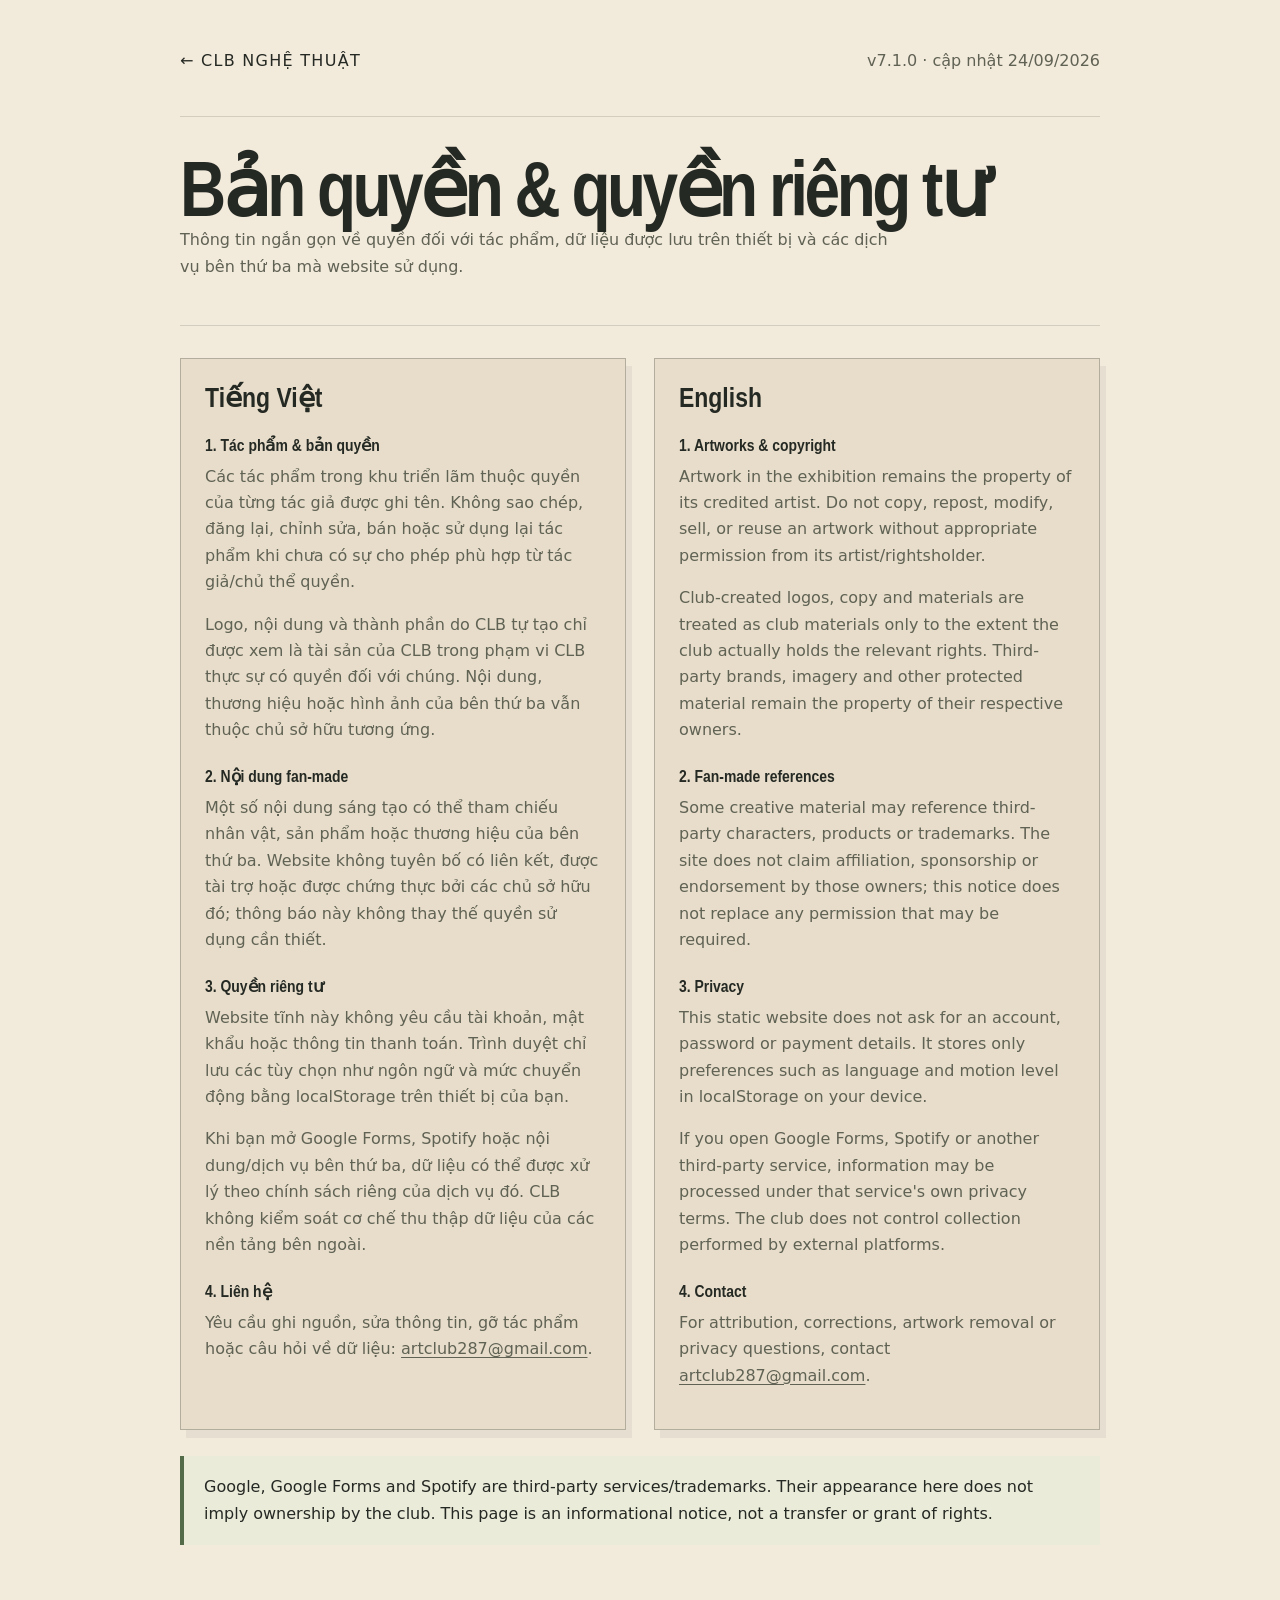
<file: legal.html>
<!doctype html>
<html lang="vi" data-build="7.1.0">
<head>
<meta charset="utf-8"/>
<meta http-equiv="Content-Security-Policy" content="default-src 'self'; style-src 'self' 'unsafe-inline' https://fonts.googleapis.com; font-src 'self' https://fonts.gstatic.com data:; img-src 'self' data:; object-src 'none'; base-uri 'self'; form-action 'self' https://forms.gle https://docs.google.com; upgrade-insecure-requests"/>
<meta name="viewport" content="width=device-width,initial-scale=1,viewport-fit=cover"/>
<meta name="robots" content="index,follow"/>
<meta name="referrer" content="strict-origin-when-cross-origin"/>
<meta name="description" content="Thông tin bản quyền, quyền riêng tư và dịch vụ bên thứ ba của CLB Nghệ thuật THPT Bảo Lộc."/>
<link rel="canonical" href="https://namcchet-cloud.github.io/CLB/legal.html"/>
<link rel="icon" href="favicon.ico" sizes="any"/>
<link rel="preconnect" href="https://fonts.googleapis.com"/>
<link rel="preconnect" href="https://fonts.gstatic.com" crossorigin/>
<link href="https://fonts.googleapis.com/css2?family=Barlow+Condensed:ital,wght@0,600;0,700;0,800;1,700;1,800&family=DM+Sans:wght@400;500;600;700&family=Fraunces:ital,wght@0,600;0,700;1,600&display=swap" rel="stylesheet"/>
<link href="css/tokens.css?v=7.1.0" rel="stylesheet"/>
<link href="css/site.css?v=7.1.0" rel="stylesheet"/>
<title>Bản quyền & quyền riêng tư | CLB Nghệ thuật THPT Bảo Lộc</title>
</head>
<body class="legal-page">
<main class="legal-shell">
  <div class="legal-top"><a class="legal-home" href="./">← CLB Nghệ thuật</a><span class="legal-build">v7.1.0 · cập nhật 24/09/2026</span></div>
  <header class="legal-hero"><h1>Bản quyền & quyền riêng tư</h1><p>Thông tin ngắn gọn về quyền đối với tác phẩm, dữ liệu được lưu trên thiết bị và các dịch vụ bên thứ ba mà website sử dụng.</p></header>
  <div class="legal-grid">
    <section class="legal-card" lang="vi">
      <h2>Tiếng Việt</h2>
      <h3>1. Tác phẩm & bản quyền</h3>
      <p>Các tác phẩm trong khu triển lãm thuộc quyền của từng tác giả được ghi tên. Không sao chép, đăng lại, chỉnh sửa, bán hoặc sử dụng lại tác phẩm khi chưa có sự cho phép phù hợp từ tác giả/chủ thể quyền.</p>
      <p>Logo, nội dung và thành phần do CLB tự tạo chỉ được xem là tài sản của CLB trong phạm vi CLB thực sự có quyền đối với chúng. Nội dung, thương hiệu hoặc hình ảnh của bên thứ ba vẫn thuộc chủ sở hữu tương ứng.</p>
      <h3>2. Nội dung fan-made</h3>
      <p>Một số nội dung sáng tạo có thể tham chiếu nhân vật, sản phẩm hoặc thương hiệu của bên thứ ba. Website không tuyên bố có liên kết, được tài trợ hoặc được chứng thực bởi các chủ sở hữu đó; thông báo này không thay thế quyền sử dụng cần thiết.</p>
      <h3>3. Quyền riêng tư</h3>
      <p>Website tĩnh này không yêu cầu tài khoản, mật khẩu hoặc thông tin thanh toán. Trình duyệt chỉ lưu các tùy chọn như ngôn ngữ và mức chuyển động bằng localStorage trên thiết bị của bạn.</p>
      <p>Khi bạn mở Google Forms, Spotify hoặc nội dung/dịch vụ bên thứ ba, dữ liệu có thể được xử lý theo chính sách riêng của dịch vụ đó. CLB không kiểm soát cơ chế thu thập dữ liệu của các nền tảng bên ngoài.</p>
      <h3>4. Liên hệ</h3>
      <p>Yêu cầu ghi nguồn, sửa thông tin, gỡ tác phẩm hoặc câu hỏi về dữ liệu: <a href="mailto:artclub287@gmail.com">artclub287@gmail.com</a>.</p>
    </section>
    <section class="legal-card" lang="en">
      <h2>English</h2>
      <h3>1. Artworks & copyright</h3>
      <p>Artwork in the exhibition remains the property of its credited artist. Do not copy, repost, modify, sell, or reuse an artwork without appropriate permission from its artist/rightsholder.</p>
      <p>Club-created logos, copy and materials are treated as club materials only to the extent the club actually holds the relevant rights. Third-party brands, imagery and other protected material remain the property of their respective owners.</p>
      <h3>2. Fan-made references</h3>
      <p>Some creative material may reference third-party characters, products or trademarks. The site does not claim affiliation, sponsorship or endorsement by those owners; this notice does not replace any permission that may be required.</p>
      <h3>3. Privacy</h3>
      <p>This static website does not ask for an account, password or payment details. It stores only preferences such as language and motion level in localStorage on your device.</p>
      <p>If you open Google Forms, Spotify or another third-party service, information may be processed under that service's own privacy terms. The club does not control collection performed by external platforms.</p>
      <h3>4. Contact</h3>
      <p>For attribution, corrections, artwork removal or privacy questions, contact <a href="mailto:artclub287@gmail.com">artclub287@gmail.com</a>.</p>
    </section>
  </div>
  <p class="legal-note">Google, Google Forms and Spotify are third-party services/trademarks. Their appearance here does not imply ownership by the club. This page is an informational notice, not a transfer or grant of rights.</p>
</main>
<script defer src="js/core/pwa.js?v=7.1.0"></script>
</body>
</html>
</file>
<file: css/tokens.css>
/* Shared design tokens: edit colors / type here. */
:root {
  --paper: #f2eadb;
  --paper-2: #e7ddca;
  --ink: #252923;
  --muted: #606254;
  --sage: #b9cba3;
  --sage-dark: #536b48;
  --rust: #a44331;
  --blue: #355972;
  --dusty: #5d7d91;
  --mustard: #e0bb58;
  --pink: #d990a4;
  --line: #25292326;
  --body: "DM Sans",system-ui,sans-serif;
  --editorial: "Fraunces",Georgia,serif;
  --ease: cubic-bezier(.22,1,.36,1);
  --spring: cubic-bezier(.22,1.45,.38,1);
  --motion-ease: cubic-bezier(.16,1,.3,1);
  --motion-soft: cubic-bezier(.22,.7,.2,1);
  --gutter: clamp(18px,3vw,32px);
  --display: "Barlow Condensed","Arial Narrow","Liberation Sans Narrow",sans-serif;
}
</file>
<file: css/site.css>
/* V4 core visual components. Historical player/lyrics styles removed. */
* {
  box-sizing: border-box;
}

html {
  scroll-behavior: smooth;
  scroll-padding-top: 105px;
}

body {
  margin: 0;
  background: var(--paper);
  color: var(--ink);
  font: 16px/1.65 var(--body);
}

body.no-scroll {
  overflow: hidden;
}

a {
  color: inherit;
  text-decoration: none;
}

button, input {
  font: inherit;
  color: inherit;
}

button, a {
  -webkit-tap-highlight-color: transparent;
}

button {
  cursor: pointer;
}

button:disabled {
  cursor: wait;
  opacity: .65;
}

img {
  display: block;
  max-width: 100%;
}

h1, h2, h3, p {
  margin-top: 0;
}

[hidden] {
  display: none !important;
}

:focus-visible {
  outline: 3px solid var(--blue);
  outline-offset: 5px;
}

::selection {
  background: var(--mustard);
  color: var(--ink);
}

.skip-link {
  position: fixed;
  left: 16px;
  top: -100px;
  z-index: 1001;
  padding: 12px 20px;
  background: var(--paper);
  border: 2px solid var(--ink);
}

.skip-link:focus {
  top: 16px;
}

.paper-noise {
  position: fixed;
  inset: 0;
  z-index: 100;
  pointer-events: none;
  opacity: .012;
  background: url("../assets/optimized/paper-grain.png");
}

.section {
  width: min(1220px,calc(100% - 64px));
  margin: auto;
  padding: 105px 0;
}

.site-header {
  position: sticky;
  top: 12px;
  z-index: 50;
  width: min(1250px,calc(100% - 32px));
  margin: 12px auto 0;
  display: flex;
  align-items: center;
  justify-content: space-between;
  padding: 11px 14px 11px 18px;
  background: #f2eadbf0;
  border: 1px solid var(--line);
  border-radius: 50px;
  backdrop-filter: blur(14px);
}

.brand, .footer-brand {
  display: flex;
  align-items: center;
  gap: 12px;
  flex-shrink: 0;
}

.brand-logo {
  display: grid;
  place-items: center;
  width: 42px;
  height: 42px;
  border-radius: 50%;
  overflow: hidden;
  flex-shrink: 0;
}

.brand-logo img {
  width: 107%;
  max-width: none;
  height: 107%;
  object-fit: cover;
  clip-path: circle(47%);
}

.brand-copy, .footer-brand>span:last-child {
  display: grid;
  line-height: 1.15;
}

.brand strong, .footer-brand strong {
  font: 800 21px/1.05 var(--display);
}

.brand small, .footer-brand small {
  font: 600 8px/1.2 var(--body);
  letter-spacing: .13em;
  margin-top: 5px;
}

.nav {
  display: flex;
  align-items: center;
  gap: 2px;
}

.nav a {
  padding: 10px 9px;
  font-size: 12px;
  font-weight: 600;
  border-radius: 25px;
  transition: background .2s;
}

.nav a:hover {
  background: #b9cba355;
}

.header-actions {
  display: flex;
  gap: 14px;
  align-items: center;
}

.header-join {
  display: flex;
  gap: 9px;
  align-items: center;
  background: var(--ink);
  color: var(--paper);
  padding: 10px 15px;
  border-radius: 30px;
  font-size: 11px;
  font-weight: 700;
  transition: transform .3s var(--spring);
}

.header-join:hover {
  transform: translateY(-3px);
}

.lang-toggle {
  display: flex;
  gap: 6px;
  align-items: center;
  border: 0;
  background: none;
  padding: 10px 2px;
  font-size: 12px;
}

.lang-toggle [data-lang-option] {
  opacity: .5;
}

.lang-toggle .is-current {
  color: var(--rust);
  opacity: 1;
  font-weight: 800;
  border-bottom: 2px solid currentColor;
}

.menu-toggle {
  display: none;
  border: 0;
  background: var(--ink);
  width: 40px;
  height: 40px;
  border-radius: 50%;
  position: relative;
}

.menu-toggle span {
  position: absolute;
  width: 17px;
  height: 2px;
  background: var(--paper);
  top: 16px;
  left: 12px;
  transition: transform .25s;
}

.menu-toggle span+span {
  top: 22px;
}

.menu-toggle[aria-expanded="true"] span:first-child {
  transform: translateY(3px) rotate(45deg);
}

.menu-toggle[aria-expanded="true"] span:last-child {
  transform: translateY(-3px) rotate(-45deg);
}

.kicker, .section-label {
  display: flex;
  align-items: center;
  gap: 12px;
  font: 700 10px/1.4 var(--body);
  letter-spacing: .12em;
}

.kicker i {
  width: 36px;
  height: 1px;
  background: var(--ink);
}

.section-label>span {
  display: grid;
  place-items: center;
  width: 30px;
  height: 30px;
  border: 1px solid currentColor;
  border-radius: 50%;
  flex: 0 0 auto;
  font-size: 10px;
  letter-spacing: 0;
}

.section-label b {
  color: var(--blue);
}

.section h2, .join-section h2 {
  font: 700 clamp(44px,5.5vw,78px)/1.08 var(--display);
  letter-spacing: -.015em;
  margin: 22px 0 28px;
}

.section h2 em, .join-section h2 em {
  font-style: normal;
  color: var(--rust);
}

.hero {
  display: grid;
  gap: 52px;
  align-items: center;
  padding-top: 75px;
  padding-bottom: 88px;
  min-height: 760px;
}

.hero h1 {
  font: 800 clamp(66px,7.3vw,107px)/.98 var(--display);
  letter-spacing: -.018em;
  margin: 24px 0 28px;
}

.hero h1 em {
  color: var(--rust);
  font-style: italic;
  text-shadow: 2px 3px 0 #c8b9a466;
}

.hero-copy>p {
  max-width: 540px;
  font-size: 16px;
  color: var(--muted);
}

.hero-actions {
  display: flex;
  align-items: center;
  gap: 25px;
  margin-top: 32px;
}

.comic-button {
  display: inline-flex;
  align-items: center;
  justify-content: space-between;
  gap: 26px;
  padding: 13px 21px;
  border: 2px solid var(--ink);
  background: var(--sage);
  border-radius: 5px;
  box-shadow: 5px 5px 0 var(--ink);
  font: 700 12px/1.4 var(--body);
  transition: transform .35s var(--spring),box-shadow .3s;
}

.comic-button:hover {
  transform: translate(-2px,-4px) rotate(-1deg);
  box-shadow: 7px 9px 0 var(--ink);
}

.comic-button:active {
  transform: translate(4px,4px);
  box-shadow: 1px 1px 0 var(--ink);
}

.comic-button.light {
  background: var(--paper);
  color: var(--ink);
}

.scribble-link {
  font-weight: 700;
  font-size: 12px;
  text-decoration: underline wavy var(--rust);
  text-underline-offset: 7px;
}

.hero-note {
  display: inline-flex;
  gap: 8px;
  font-size: 11px;
  font-weight: 500;
  margin-top: 40px;
  transform: rotate(-2deg);
}

.hero-note>span:first-child {
  color: var(--rust);
}

.hero-stage {
  position: relative;
  min-width: 0;
  min-height: 530px;
  display: grid;
  place-items: center;
  isolation: isolate;
}

.hero-stage:before {
  content: "";
  position: absolute;
  width: 96%;
  aspect-ratio: 1;
  border-radius: 50%;
  opacity: .24;
  background: radial-gradient(var(--dusty) 1.5px,transparent 2px);
  background-size: 9px 9px;
}

.logo-float {
  width: min(440px,85%);
  aspect-ratio: 1;
  position: relative;
}

.hero-logo {
  display: block;
  width: 100%;
  height: 100%;
  border: 0;
  background: transparent;
  padding: 0;
  position: relative;
  z-index: 5;
  transition: transform .5s var(--spring);
}

.hero-logo:hover {
  transform: rotate(-4deg) scale(1.05);
}

.hero-logo img {
  position: absolute;
  width: 88%;
  height: 88%;
  inset: 6%;
  object-fit: cover;
  clip-path: circle(47.5%);
}

.orbit {
  position: absolute;
  inset: 0;
  border-radius: 50%;
  pointer-events: none;
}

.orbit-one {
  border: 2px dashed var(--rust);
}

.orbit-two {
  inset: -5%;
  border: 2px solid transparent;
  border-top-color: var(--blue);
  border-right-color: var(--mustard);
}

.orbit-dots {
  position: absolute;
  inset: -9%;
  border: 1px solid #35597233;
  border-radius: 50%;
  pointer-events: none;
}

.orbit-dots:before, .orbit-dots:after {
  content: "";
  position: absolute;
  width: 10px;
  height: 10px;
  border-radius: 50%;
  background: var(--rust);
  left: 46%;
  top: -5px;
}

.orbit-dots:after {
  top: auto;
  bottom: -5px;
  background: var(--blue);
}

.tap-label {
  position: absolute;
  right: -3%;
  bottom: 5%;
  background: var(--mustard);
  border: 2px solid var(--ink);
  box-shadow: 4px 4px 0 var(--ink);
  padding: 9px 13px;
  font: 800 19px/1 var(--display);
  transform: rotate(-8deg);
  white-space: nowrap;
}

.comic-ray {
  position: absolute;
  width: 145px;
  height: 85px;
  clip-path: polygon(0 45%,74% 0,56% 40%,100% 55%,53% 66%,72% 100%);
  pointer-events: none;
  z-index: 1;
}

.ray-a {
  left: 0;
  top: 14%;
  background: var(--dusty);
  --float-rotate: 12deg;
}

.ray-b {
  right: -1%;
  bottom: 12%;
  background: var(--pink);
  --float-rotate: -18deg;
}

.comic-spark, .comic-note {
  position: absolute;
  font: 800 54px/1 var(--display);
  pointer-events: none;
  z-index: 6;
}

.spark-a {
  right: 4%;
  top: 6%;
  color: var(--rust);
  --float-rotate: -9deg;
}

.spark-b {
  left: 3%;
  bottom: 13%;
  color: var(--mustard);
  --float-rotate: -12deg;
}

.note-a {
  left: 2%;
  top: 29%;
  color: var(--blue);
  --float-rotate: 12deg;
}

.comic-bubble {
  position: absolute;
  z-index: 7;
  background: var(--paper);
  border: 2px solid var(--ink);
  box-shadow: 4px 5px 0 var(--ink);
  font: 800 22px/1 var(--display);
  padding: 12px 17px;
  pointer-events: none;
  opacity: 0;
  transition: opacity .3s,transform .75s var(--spring);
}

.bubble-one {
  top: 2%;
  left: 0;
  transform: translate(85px,110px) scale(.1) rotate(24deg);
}

.bubble-two {
  right: 0;
  top: 28%;
  transform: translate(-95px,65px) scale(.1) rotate(-20deg);
}

.logo-open .bubble-one {
  opacity: 1;
  transform: rotate(-9deg);
}

.logo-open .bubble-two {
  opacity: 1;
  transform: rotate(8deg);
  transition-delay: .08s;
}

.mascot-card {
  position: absolute;
  z-index: 10;
  bottom: -4%;
  width: min(380px,95%);
  background: var(--paper);
  border: 2px solid var(--ink);
  padding: 24px;
  box-shadow: 8px 8px 0 var(--ink);
  visibility: hidden;
  opacity: 0;
  transform: translate(-20px,35px) rotate(-5deg) scale(.75);
  transition: opacity .25s,transform .7s var(--spring),visibility .4s;
}

.logo-open .mascot-card {
  visibility: visible;
  opacity: 1;
}

.mascot-card h2 {
  font: 700 34px/1.05 var(--display);
  margin: 12px 0;
}

.mascot-card p {
  font-size: 12px;
}

.mini-label {
  font-size: 9px;
  letter-spacing: .12em;
  color: var(--blue);
}

.mascot-close {
  position: absolute;
  top: 3px;
  right: 5px;
  width: 35px;
  height: 35px;
  border: 0;
  background: none;
  font-size: 26px;
}

.mascot-tags {
  display: flex;
  gap: 8px;
}

.mascot-tags span {
  border: 1px solid var(--ink);
  padding: 4px 10px;
  font: 700 14px var(--display);
  background: var(--sage);
}

.ticker {
  border-block: 2px solid var(--ink);
  background: var(--mustard);
}

.ticker-track {
  display: flex;
  width: max-content;
}

.ticker-track>span {
  flex-shrink: 0;
  padding: 10px 16px;
  white-space: nowrap;
  font: 700 24px/1.2 var(--display);
  letter-spacing: .07em;
}

.panel-paper {
  position: relative;
}

.about-grid {
  display: grid;
  gap: 80px;
  margin-top: 12px;
}

.about h2 {
  font-family: var(--editorial);
  font-size: clamp(38px,4.3vw,62px);
  line-height: 1.18;
  letter-spacing: -.04em;
}

.about h2 em {
  font-style: italic;
}

.about-copy {
  padding-top: 22px;
}

.lead {
  font-size: 19px;
  line-height: 1.7;
}

.about-copy p:not(.lead) {
  color: var(--muted);
  font-size: 14px;
}

.values {
  display: grid;
  gap: 20px;
  margin-top: 55px;
}

.values article {
  border: 1.5px solid var(--ink);
  padding: 23px;
  position: relative;
  background: #eee3cd;
  box-shadow: 5px 5px 0 #25292319;
  transition: translate .45s var(--spring),box-shadow .4s;
}

.values article:nth-child(2) {
  background: #dce5cd;
}

.values article:nth-child(3) {
  background: #d7e0df;
}

.values article:hover {
  translate: 0 -9px;
  box-shadow: 7px 12px 0 #25292320;
}

.values article>span {
  font: 700 12px var(--display);
  color: var(--rust);
}

.values h3 {
  font: 700 29px/1.15 var(--display);
  margin: 48px 0 10px;
}

.values p {
  font-size: 13px;
  color: var(--muted);
  margin: 0;
}

.values i {
  position: absolute;
  top: 12px;
  right: 20px;
  font-size: 36px;
  font-style: normal;
  color: var(--blue);
}

.panel-wall, .panel-blue, .panel-music {
  width: 100%;
  padding-inline: max(32px,calc((100% - 1220px)/2));
}

.panel-wall {
  background: var(--paper-2);
  border-block: 1px solid var(--line);
  position: relative;
}

.panel-wall:before {
  content: "";
  position: absolute;
  inset: 0;
  opacity: .33;
  pointer-events: none;
  background-image: linear-gradient(#25292312 1px,transparent 1px),linear-gradient(90deg,#25292312 1px,transparent 1px);
  background-size: 28px 28px;
}

.section-heading {
  display: flex;
  align-items: end;
  justify-content: space-between;
  gap: 50px;
  position: relative;
}

.gallery-section h2 {
  font-family: var(--editorial);
  font-size: clamp(42px,5.2vw,73px);
  line-height: 1.08;
  letter-spacing: -.055em;
}

.gallery-section h2 em {
  color: var(--blue);
  font-style: italic;
}

.section-heading>p {
  max-width: 350px;
  font-size: 14px;
  color: var(--muted);
}

.filters {
  position: relative;
  display: flex;
  gap: 9px;
  flex-wrap: wrap;
  margin: 10px 0 40px;
}

.filter {
  padding: 8px 16px;
  border: 1px solid var(--ink);
  border-radius: 25px;
  background: transparent;
  font-size: 11px;
  font-weight: 600;
  transition: background .25s,translate .3s var(--spring);
}

.filter.active {
  background: var(--ink);
  color: var(--paper);
}

.filter:hover {
  translate: 0 -3px;
}

.exhibition-wall {
  display: grid;
  grid-template-columns: repeat(3,minmax(0,1fr));
  gap: 28px;
  align-items: start;
  position: relative;
  min-height: 330px;
}

.gallery-card {
  display: block;
  width: 100%;
  text-align: left;
  padding: 12px 12px 22px;
  border: 1px solid #25292355;
  border-radius: 0;
  background: #f8f0df;
  box-shadow: 7px 9px 0 #25292312;
  position: relative;
  transform: rotate(-2deg);
  transition: transform .5s var(--spring),box-shadow .4s;
}

.gallery-card:before {
  content: "";
  position: absolute;
  left: calc(50% - 28px);
  top: -10px;
  width: 56px;
  height: 22px;
  background: #c3b999cc;
  transform: rotate(-5deg);
  z-index: 2;
}

.gallery-card:nth-child(2n) {
  transform: rotate(2deg);
  margin-top: 20px;
}

.gallery-card:hover {
  transform: translateY(-8px) rotate(0);
  box-shadow: 10px 17px 0 #25292315;
}

.gallery-card>img {
  width: 100%;
  aspect-ratio: 4/3;
  object-fit: contain;
}

.gallery-info {
  padding-top: 12px;
}

.gallery-info h3 {
  font: 700 22px/1.15 var(--display);
  margin-bottom: 4px;
}

.gallery-info p {
  font-size: 10px;
  line-height: 1.6;
  color: var(--muted);
  margin: 0;
}

.placeholder-art {
  display: grid;
  place-content: center;
  aspect-ratio: 1;
  background: var(--sage);
  text-align: center;
  font: 800 66px/.95 var(--display);
  color: var(--sage-dark);
}

.gallery-hint {
  text-align: right;
  font-size: 11px;
  color: var(--muted);
  margin: 24px 0 0;
}

.panel-blue {
  background: var(--blue);
  color: var(--paper);
  position: relative;
}

.panel-blue .section-label b {
  color: var(--mustard);
}

.activity-title {
  display: flex;
  align-items: center;
  justify-content: space-between;
  gap: 30px;
}

.activity-title h2 {
  min-width: 0;
  flex: 1;
  overflow-wrap: break-word;
  text-transform: uppercase;
  font-size: clamp(64px,8vw,110px);
  font-weight: 800;
}

.activity-title h2 em {
  color: var(--mustard);
  font-style: italic;
}

.speech {
  flex-shrink: 0;
  padding: 22px 30px;
  background: var(--paper);
  border: 2px solid var(--ink);
  color: var(--ink);
  border-radius: 50%;
  font: 800 25px/.95 var(--display);
  transform: rotate(7deg);
  position: relative;
  margin-right: 4%;
  text-align: center;
  box-shadow: 5px 7px 0 #182c3a;
}

.speech:after {
  content: "";
  position: absolute;
  left: 20%;
  bottom: -16px;
  width: 20px;
  height: 26px;
  clip-path: polygon(0 0,100% 0,0 100%);
  background: var(--paper);
}

.activity-grid {
  display: grid;
  grid-template-columns: repeat(2,minmax(0,1fr));
  gap: 18px;
}

.activity-card {
  padding: 25px 28px;
  border: 1px solid #f2eadb80;
  position: relative;
  overflow: hidden;
  background: #f2eadb08;
  transition: translate .5s var(--spring),background .35s,color .35s;
}

.activity-card:hover {
  translate: 0 -7px;
  background: var(--paper);
  color: var(--ink);
}

.activity-card>b {
  font: 600 12px var(--display);
  opacity: .8;
}

.activity-card .icon {
  position: absolute;
  right: 25px;
  top: 10px;
  color: var(--mustard);
  font-size: 48px;
}

.activity-card h3 {
  font: 700 34px/1.1 var(--display);
  margin: 40px 0 12px;
}

.activity-card p {
  max-width: 460px;
  font-size: 13px;
  line-height: 1.7;
  opacity: .86;
  margin-bottom: 6px;
}

.panel-music {
  --room: #c7d4b4;
  --room-accent: #566b4a;
  background: var(--room);
  transition: background-color .75s ease;
}

.panel-music[data-theme="pink"] {
  --room: #e8c5cd;
  --room-accent: #8e425c;
}

.music-top {
  display: grid;
  grid-template-columns: 1.4fr 1fr;
  gap: 60px;
  align-items: center;
  margin-bottom: 46px;
}

.music-copy h2 {
  font-family: var(--editorial);
  font-size: clamp(42px,5.6vw,77px);
  line-height: 1.1;
  letter-spacing: -.045em;
  margin-bottom: 0;
}

.music-copy h2 em {
  color: var(--room-accent);
  font-style: italic;
  transition: color .7s;
}

.music-intro {
  position: relative;
  padding-left: 24px;
}

.music-intro p {
  font-size: 14px;
  max-width: 340px;
  margin-top: 65px;
  color: #414838;
}

.music-doodle {
  position: absolute;
  right: 22px;
  top: -20px;
  font: 600 74px/1 var(--editorial);
  color: var(--room-accent);
}

.groove {
  position: absolute;
  inset: 12%;
  border: 1px solid #f2eadb26;
  border-radius: 50%;
}

.text-button {
  background: none;
  border: 0;
  padding: 5px 0;
  font-size: 10px;
  text-decoration: underline;
  text-underline-offset: 4px;
  text-align: left;
}

.join-section {
  position: relative;
  overflow: hidden;
  background: var(--rust);
  color: var(--paper);
}

.join-inner {
  width: min(1220px,calc(100% - 64px));
  margin: auto;
  padding: 100px 0 110px;
  position: relative;
  z-index: 2;
}

.join-section .section-label b {
  color: #f3d67d;
}

.join-section h2 {
  font-size: clamp(70px,8vw,113px);
  font-weight: 800;
  line-height: 1.02;
  max-width: 1040px;
}

.join-section h2 em {
  color: #edca66;
  font-style: italic;
}

.join-inner>p {
  max-width: 610px;
  font-size: 15px;
  color: #f5e7d3;
  margin: 0 0 28px;
}

.join-burst {
  position: absolute;
  width: 700px;
  aspect-ratio: 1;
  right: -180px;
  top: -200px;
  border-radius: 50%;
  opacity: .08;
  background: repeating-conic-gradient(#f2eadb 0 5deg,transparent 5deg 13deg);
}

.join-sticker {
  position: absolute;
  right: 6%;
  bottom: 10%;
  width: 124px;
  height: 124px;
  border-radius: 50%;
  display: grid;
  place-content: center;
  text-align: center;
  border: 2px solid var(--ink);
  background: var(--mustard);
  color: var(--ink);
  font: 800 24px/.98 var(--display);
  box-shadow: 5px 6px 0 var(--ink);
  transform: rotate(8deg);
  z-index: 3;
}

.contact-grid {
  display: grid;
  gap: 85px;
  margin-top: 15px;
}

.contact h2 {
  font-family: var(--body);
  font-size: clamp(43px,5vw,67px);
  font-weight: 600;
  letter-spacing: -.065em;
  line-height: 1.05;
}

.contact h2 em {
  color: var(--sage-dark);
}

.contact .lead {
  font-size: 15px;
  color: var(--muted);
}

.contact-list {
  border-top: 1.5px solid var(--ink);
  margin-top: 26px;
}

.contact-list a {
  display: grid;
  gap: 4px;
  padding: 21px 0;
  border-bottom: 1px solid #25292377;
}

.contact-list a:hover {
  padding-left: 12px;
  background: #b9cba326;
}

.contact-list span {
  grid-column: 1;
  font-size: 9px;
  letter-spacing: .11em;
  color: var(--blue);
}

.contact-list strong {
  grid-column: 1;
  font: 600 20px/1.3 var(--display);
}

.contact-list b {
  grid-column: 2;
  grid-row: 1 / 3;
  align-self: center;
  font-size: 22px;
}

.footer {
  display: grid;
  grid-template-columns: 1.2fr 1fr auto;
  gap: 20px;
  align-items: center;
  padding: 30px max(32px,calc((100% - 1220px)/2));
  background: var(--paper-2);
  border-top: 1px solid var(--line);
}

.footer>p {
  font-size: 10px;
  margin: 0;
  color: var(--muted);
}

.footer>small {
  grid-column: 1 / -1;
  font-size: 9px;
  color: var(--muted);
  padding-top: 12px;
  border-top: 1px solid var(--line);
}

.footer-tools {
  display: grid;
  gap: 7px;
  justify-items: end;
}

.footer-tools a {
  font-size: 10px;
}

.lightbox {
  border: 0;
  width: min(950px,91vw);
  max-width: none;
  background: transparent;
  color: var(--paper);
  padding: 0;
  overflow: visible;
}

.lightbox::backdrop {
  background: #181c18ed;
  backdrop-filter: blur(6px);
}

.lightbox figure {
  margin: 0;
}

.lightbox img {
  margin: auto;
  max-height: 79vh;
  width: auto;
  max-width: 100%;
  border: 8px solid var(--paper);
  object-fit: contain;
}

.lightbox figcaption {
  font-size: 12px;
  text-align: center;
  margin-top: 14px;
}

.lightbox-close {
  position: fixed;
  top: 15px;
  right: 15px;
  width: 42px;
  height: 42px;
  border: 0;
  border-radius: 50%;
  background: var(--paper);
  color: var(--ink);
  font-size: 28px;
}

@media (min-width:1450px) {
.hero {
  min-height: 820px;
}
}

@media (max-width:1080px) {
.nav a {
  padding: 10px 6px;
  font-size: 11px;
}

.header-actions {
  gap: 10px;
}

.header-join {
  display: none;
}

.hero {
  gap: 30px;
  min-height: 680px;
}

.hero-stage {
  min-height: 440px;
}

.hero h1 {
  font-size: clamp(66px,8.5vw,91px);
}

.music-copy h2 {
  font-size: 58px;
}
}

@media (max-width:800px) {
.section {
  padding: 75px 0;
}

.site-header {
  top: 8px;
  margin-top: 8px;
  padding: 9px 12px;
}

.nav {
  display: none;
  position: absolute;
  top: calc(100% + 9px);
  left: 0;
  right: 0;
  padding: 12px;
  background: var(--paper);
  border: 1px solid var(--ink);
  border-radius: 16px;
  box-shadow: 5px 7px 0 #25292320;
}

.nav.open {
  display: grid;
  grid-template-columns: 1fr 1fr;
  gap: 6px;
}

.nav a {
  padding: 13px;
  font-size: 13px;
}

.menu-toggle {
  display: block;
}

.header-actions {
  gap: 15px;
}

.hero {
  gap: 10px;
  padding-top: 48px;
}

.hero h1 {
  max-width: 700px;
  font-size: clamp(62px,12vw,95px);
}

.hero-copy>p {
  max-width: 650px;
}

.hero-note {
  margin-top: 32px;
}

.hero-stage {
  margin: auto;
}

.hero-stage:before {
  width: 85%;
}

.logo-float {
  max-width: 380px;
}

.about-grid, .contact-grid {
  gap: 5px;
}

.about h2 {
  font-size: 51px;
  max-width: 650px;
}

.about-copy {
  padding-top: 0;
}

.lead {
  font-size: 17px;
}

.values {
  gap: 13px;
  margin-top: 32px;
}

.values article {
  padding: 17px;
}

.values h3 {
  font-size: 26px;
}

.values p {
  font-size: 11px;
}

.section-heading {
  gap: 25px;
}

.section-heading>p {
  max-width: 230px;
  font-size: 12px;
}

.exhibition-wall {
  gap: 18px;
  grid-template-columns: repeat(2,minmax(0,1fr));
}

.gallery-section h2 {
  font-size: 52px;
}

.activity-title h2 {
  font-size: clamp(56px,10vw,83px);
}

.music-top {
  gap: 22px;
  margin-bottom: 34px;
}

.music-copy h2 {
  font-size: 51px;
}

.music-intro {
  padding-left: 0;
}

.music-intro p {
  font-size: 12px;
}

.join-inner {
  padding: 80px 0;
}

.join-sticker {
  width: 95px;
  height: 95px;
  font-size: 20px;
  right: -25px;
  bottom: 55px;
}

.join-inner>p {
  max-width: 80%;
}

.contact-list {
  margin-top: 15px;
}

.footer {
  padding: 28px 20px;
  grid-template-columns: 1fr auto;
}

.footer>p {
  grid-column: 1 / -1;
  grid-row: 2;
}
}

@media (max-width:500px) {
html {
  scroll-padding-top: 90px;
}

.section {
  width: calc(100% - 36px);
  padding: 64px 0;
}

.brand small {
  letter-spacing: .11em;
}

.lang-toggle {
  font-size: 10px;
  gap: 4px;
}

.menu-toggle {
  width: 35px;
  height: 35px;
}

.menu-toggle span {
  left: 9px;
  top: 14px;
}

.menu-toggle span+span {
  top: 20px;
}

.kicker {
  font-size: 8px;
  gap: 8px;
  letter-spacing: .08em;
}

.kicker i {
  width: 23px;
}

.hero {
  padding-top: 40px;
  padding-bottom: 55px;
}

.hero h1 {
  margin: 22px 0;
}

.hero-copy>p {
  line-height: 1.75;
}

.hero-actions {
  margin-top: 25px;
  flex-wrap: wrap;
}

.comic-button {
  padding: 12px 15px;
  font-size: 11px;
  gap: 18px;
}

.scribble-link {
  font-size: 11px;
}

.hero-note {
  margin-top: 27px;
}

.hero-stage {
  min-height: 365px;
}

.spark-a, .spark-b, .note-a {
  font-size: 39px;
}

.spark-a {
  top: 5%;
  right: 4%;
}

.note-a {
  left: 1%;
}

.tap-label {
  font-size: 16px;
  padding: 7px 9px;
}

.comic-bubble {
  font-size: 17px;
  padding: 9px 12px;
}

.ticker-track>span {
  font-size: 20px;
  padding-block: 9px;
}

.section-label {
  font-size: 9px;
  gap: 10px;
}

.about-copy .lead {
  font-size: 16px;
}

.about-copy p:not(.lead) {
  font-size: 13px;
}

.values {
  gap: 18px;
}

.values article {
  padding: 20px;
}

.values h3 {
  font-size: 29px;
  margin-top: 30px;
}

.values p {
  font-size: 12px;
}

.panel-wall, .panel-blue, .panel-music {
  width: 100%;
  padding-inline: 18px;
}

.section-heading {
  flex-direction: column;
  align-items: start;
  gap: 0;
}

.section-heading>p {
  max-width: 100%;
  font-size: 13px;
}

.gallery-section h2 {
  font-size: 46px;
}

.exhibition-wall {
  gap: 14px;
  min-height: 235px;
}

.gallery-card {
  padding: 7px 7px 17px;
}

.gallery-info h3 {
  font-size: 21px;
}

.gallery-info p {
  font-size: 8px;
}

.gallery-card:before {
  width: 40px;
  left: calc(50% - 20px);
  height: 16px;
  top: -6px;
}

.filter {
  font-size: 10px;
  padding: 7px 11px;
}

.filters {
  gap: 6px;
  margin-bottom: 30px;
}

.placeholder-art {
  font-size: 48px;
}

.gallery-hint {
  text-align: left;
  font-size: 9px;
}

.speech {
  margin: 0;
}

.activity-grid {
  grid-template-columns: 1fr;
}

.activity-card {
  padding: 22px;
}

.activity-card h3 {
  font-size: 32px;
  margin-top: 31px;
}

.music-top {
  grid-template-columns: 1fr;
  gap: 17px;
}

.music-intro p {
  margin-top: 0;
  max-width: 83%;
  font-size: 12px;
}

.music-doodle {
  right: 2px;
  top: -6px;
  font-size: 57px;
}

.join-inner {
  width: calc(100% - 36px);
  padding: 64px 0 72px;
}

.join-inner>p {
  font-size: 13px;
}

.contact h2 {
  font-size: 46px;
}

.contact .lead {
  font-size: 13px;
}

.contact-grid {
  gap: 15px;
}

.contact-list strong {
  font-size: 21px;
}

.footer {
  padding: 23px 18px;
  gap: 14px;
}

.footer-brand small {
  font-size: 7px;
}
}

.reveal, .js-reveal, .js-reveal.in-view {
  opacity: 1;
  transform: none;
}

.js-reveal {
  opacity: 1;
}

[data-motion="off"] .js-reveal {
  opacity: 1;
}

[data-motion="full"] .logo-float {
  animation: logo-breathe 6.2s ease-in-out infinite;
}

[data-motion="full"] .orbit-one {
  animation: orbit-spin 19s linear infinite;
}

[data-motion="full"] .orbit-two {
  animation: orbit-spin 31s linear infinite reverse;
}

[data-motion="full"] .orbit-dots {
  animation: orbit-spin 13s linear infinite;
}

[data-motion="full"] .float-doodle {
  animation: float-doodle 5.8s ease-in-out infinite;
}

[data-motion="full"] .float-doodle:nth-child(2n) {
  animation-duration: 7.5s;
  animation-delay: -2.4s;
}

[data-motion="full"] .ticker-track {
  animation: ticker-slide 30s linear infinite;
}

[data-motion="full"] .values i {
  animation: icon-drift 6s ease-in-out infinite;
}

[data-motion="full"] .activity-card .icon {
  animation: icon-drift 5.4s ease-in-out infinite;
}

[data-motion="full"] .speech, [data-motion="full"] .join-sticker {
  animation: sticker-sway 6s ease-in-out infinite;
}

[data-motion="full"] .music-doodle {
  animation: note-drift 4.5s ease-in-out infinite;
}

[data-motion="full"] .hero-note>span:first-child {
  display: inline-block;
  animation: orbit-spin 18s linear infinite;
}

[data-motion="full"] .join-burst {
  animation: orbit-spin 120s linear infinite;
}

[data-motion="full"] [data-ambient].ambient-paused, [data-motion="full"] [data-ambient].ambient-paused :is(.orbit,.orbit-dots,.ticker-track,.icon,i) {
  animation-play-state: paused;
}

[data-page-hidden="true"] *, [data-page-hidden="true"] *::before, [data-page-hidden="true"] *::after {
  animation-play-state: paused !important;
}

@keyframes logo-breathe {
  0%,
100% {
    transform: translate3d(0,3px,0) rotate(-1.2deg);
  }
  50% {
    transform: translate3d(0,var(--float-up,-14px),0) rotate(1.2deg);
  }
}

@keyframes float-doodle {
  0%,
100% {
    transform: translate3d(0,5px,0) rotate(var(--float-rotate,-6deg));
  }
  50% {
    transform: translate3d(4px,var(--float-up,-12px),0) rotate(calc(var(--float-rotate,-6deg) + 9deg));
  }
}

@keyframes icon-drift {
  0%,
100% {
    transform: translate3d(0,3px,0) rotate(-7deg);
  }
  50% {
    transform: translate3d(0,-7px,0) rotate(9deg);
  }
}

@keyframes sticker-sway {
  0%,
100% {
    transform: translate3d(0,2px,0) rotate(5deg);
  }
  50% {
    transform: translate3d(0,-10px,0) rotate(-3deg);
  }
}

@keyframes note-drift {
  0%,
100% {
    transform: translate3d(0,4px,0) rotate(-12deg);
  }
  50% {
    transform: translate3d(6px,-12px,0) rotate(8deg);
  }
}

@keyframes orbit-spin {
  to {
    transform: rotate(360deg);
  }
}

@keyframes ticker-slide {
  to {
    transform: translateX(-50%);
  }
}

.motion-card, .gallery-card.motion-card {
  --rx: 0deg;
  --ry: 0deg;
  --rest: 0deg;
  --lift: 0px;
  transform: perspective(1000px) rotateX(var(--rx)) rotateY(var(--ry));
  rotate: var(--rest);
  translate: 0 var(--lift);
  transition: rotate .6s var(--motion-ease),translate .5s var(--motion-ease),box-shadow .5s var(--motion-ease),background .4s,color .4s;
  backface-visibility: hidden;
}

.gallery-card.motion-card {
  --rest: -2deg;
}

.gallery-card.motion-card:nth-child(2n) {
  --rest: 2deg;
}

.gallery-card.motion-card:nth-child(3n) {
  --rest: -1deg;
}

.motion-card:hover, .motion-card:focus-visible {
  --lift: -7px;
}

.gallery-card.motion-card:hover, .gallery-card.motion-card:focus-visible {
  --rest: 0deg;
  transform: perspective(1000px) rotateX(var(--rx)) rotateY(var(--ry));
}

.activity-card.motion-card:hover, .values .motion-card:hover {
  translate: 0 var(--lift);
}

.activity-card.motion-card {
  background: radial-gradient(circle at var(--shine-x,50%) var(--shine-y,50%),#f2eadb20,transparent 70%),#f2eadb08;
}

.activity-card.motion-card:hover {
  background-color: var(--paper);
}

.gallery-card {
  overflow: visible;
}

.gallery-card img {
  transition: filter .5s,scale .75s var(--motion-ease);
}

@media (any-hover:hover) and (any-pointer:fine) {
.gallery-card:hover img {
  scale: 1.025;
  filter: saturate(1.07);
}

.hero-logo:hover {
  transform: scale(1.035) rotate(-3deg);
}

.hero-logo:hover .tap-label {
  transform: translateY(-4px) rotate(7deg);
}
}

.motion-button {
  --mx: 0px;
  --my: 0px;
  --hover-y: 0px;
  transform: translate3d(var(--mx),var(--my),0);
  translate: 0 var(--hover-y);
  transition: translate .45s var(--motion-ease),box-shadow .45s var(--motion-ease),background-color .35s,color .35s;
}

.motion-button:hover, .motion-button:focus-visible {
  --hover-y: -4px;
  transform: translate3d(var(--mx),var(--my),0);
  translate: 0 var(--hover-y);
}

.motion-button:active {
  --hover-y: 1px;
  box-shadow: 1px 2px 0 var(--ink);
}

.comic-button b, .header-join b, .contact-list a b {
  display: inline-block;
  transition: transform .5s var(--motion-ease);
}

.comic-button:hover b, .header-join:hover b, .contact-list a:hover b {
  transform: translate(3px,-3px) rotate(5deg);
}

.nav a {
  position: relative;
}

.nav a::after {
  content: "";
  position: absolute;
  left: 12px;
  right: 12px;
  height: 2px;
  bottom: 5px;
  background: var(--rust);
  transform: scaleX(0);
  transform-origin: left;
  transition: transform .4s var(--motion-ease);
}

.nav a:hover::after, .nav a:focus-visible::after, .nav a[aria-current="location"]::after {
  transform: scaleX(1);
}

.hero-logo, .mascot-card, .comic-bubble, .tap-label {
  transition-timing-function: var(--motion-ease);
}

.tap-label {
  transition: transform .7s var(--motion-ease);
}

.contact-list a {
  transition: padding .5s var(--motion-ease),background .4s;
}

.motion-dock {
  position: fixed;
  left: 16px;
  bottom: max(12px,env(safe-area-inset-bottom));
  z-index: 62;
  font: 600 11px/1.5 var(--body);
}

.motion-dock>summary {
  display: flex;
  align-items: center;
  gap: 8px;
  list-style: none;
  cursor: pointer;
  background: #f2eadbf5;
  border: 1px solid #25292355;
  border-radius: 30px;
  padding: 9px 13px;
  box-shadow: 2px 3px 0 #25292322;
  width: max-content;
}

.motion-dock>summary::-webkit-details-marker {
  display: none;
}

.motion-dock[open]>summary {
  border-color: var(--ink);
}

.motion-panel {
  position: absolute;
  bottom: 52px;
  left: 0;
  width: 290px;
  max-width: calc(100vw - 32px);
  padding: 18px;
  border: 1px solid var(--ink);
  border-radius: 12px;
  background: var(--paper);
  box-shadow: 5px 6px 0 #25292333;
}

.motion-panel label {
  display: grid;
  gap: 9px;
}

.motion-panel select {
  width: 100%;
  font: 600 13px var(--body);
  padding: 10px;
  border: 1px solid #25292388;
  border-radius: 5px;
  background: #fcf6ea;
  color: var(--ink);
}

.motion-panel p {
  margin: 12px 0 0;
  font-size: 11px;
  font-weight: 400;
}

.motion-panel .build-status {
  color: var(--sage-dark);
  padding-top: 9px;
  border-top: 1px solid #25292333;
}

.scroll-progress {
  position: fixed;
  top: 0;
  left: 0;
  width: 100%;
  height: 3px;
  z-index: 65;
  background: var(--rust);
  transform: scaleX(var(--progress,0));
  transform-origin: left;
  pointer-events: none;
}

#fxLayer {
  position: fixed;
  inset: 0;
  z-index: 80;
  pointer-events: none;
  overflow: hidden;
}

.fx-particle {
  position: absolute;
  width: 8px;
  height: 12px;
  border-radius: 2px;
}

.fx-particle.is-star {
  width: 15px;
  height: 15px;
  clip-path: polygon(50% 0,61% 35%,100% 50%,62% 62%,50% 100%,37% 62%,0 50%,37% 37%);
}

.fx-word {
  position: absolute;
  padding: 9px 14px;
  font: 800 25px/1 var(--display);
  color: var(--ink);
  background: var(--mustard);
  border: 2px solid var(--ink);
  box-shadow: 3px 4px 0 var(--ink);
  border-radius: 45% 20% 38% 25%;
  white-space: nowrap;
}

.tap-ring {
  position: absolute;
  width: 44px;
  height: 44px;
  border: 2px solid var(--rust);
  border-radius: 50%;
}

#assetWarning {
  position: relative;
  z-index: 110;
}

@media (max-width:720px) {
.motion-dock {
  left: 10px;
  font-size: 10px;
}

.motion-dock>summary {
  padding: 8px 11px;
}

.motion-card, .gallery-card.motion-card {
  --rx: 0deg !important;
  --ry: 0deg !important;
}

.motion-card:hover, .motion-card:focus-visible {
  --lift: 0px;
}

.nav.open a {
  animation: menu-link-in .5s var(--motion-ease) both;
}

.nav.open a:nth-child(2) {
  animation-delay: .04s;
}

.nav.open a:nth-child(3) {
  animation-delay: .08s;
}

.nav.open a:nth-child(4) {
  animation-delay: .12s;
}

.nav.open a:nth-child(5) {
  animation-delay: .16s;
}

@keyframes menu-link-in {
    from {
      opacity: 0;
      translate: 12px 0;
    }
    to {
      opacity: 1;
      translate: 0 0;
    }
  }
}

[data-motion="off"] *, [data-motion="off"] *::before, [data-motion="off"] *::after {
  animation: none !important;
  transition: none !important;
  scroll-behavior: auto !important;
}

[data-motion="off"] .motion-card, [data-motion="off"] .motion-button {
  transform: none !important;
  translate: none !important;
}

[data-motion="off"] .gallery-card img {
  scale: 1 !important;
}

[data-motion="off"] {
  scroll-behavior: auto;
}

@media (prefers-reduced-motion:reduce) {
html:not([data-motion-choice="full"]):not([data-motion-choice="quiet"]) *, html:not([data-motion-choice="full"]):not([data-motion-choice="quiet"]) *::before, html:not([data-motion-choice="full"]):not([data-motion-choice="quiet"]) *::after {
  animation: none !important;
  transition: none !important;
  scroll-behavior: auto !important;
}

html:not([data-motion-choice="full"]):not([data-motion-choice="quiet"]) .js-reveal {
  opacity: 1;
}
}

.logo-float:has(.hero-logo:hover), .logo-float:focus-within {
  animation-play-state: paused !important;
}

html[data-motion-level="quiet"] {
  --float-up: -5px;
}

html[data-motion-level="quiet"] .float-doodle, html[data-motion-level="quiet"] .logo-float {
  animation-duration: 9s;
}

@media (hover:none) {
:root {
  --float-up: -8px;
}
}

@media (prefers-reduced-motion:reduce) {
html[data-motion-choice="full"], html[data-motion-choice="quiet"] {
  scroll-behavior: smooth;
}
}

html {
  width: 100%;
  max-width: 100%;
  overflow-x: hidden;
}

body {
  width: 100%;
  min-width: 0;
  max-width: 100%;
  overflow-x: hidden;
}

@supports (overflow:clip) {
html, body {
  overflow-x: clip;
}
}

#main {
  min-width: 0;
  width: 100%;
  overflow: clip;
}

.section, .join-inner {
  min-width: 0;
}

.hero {
  grid-template-columns: minmax(0,1.05fr) minmax(0,.95fr);
}

.hero-copy, .about-grid>*, .contact-grid>*, .section-heading>*, .music-top>*, .footer>*, .values>* {
  min-width: 0;
}

.about-grid, .contact-grid {
  grid-template-columns: repeat(2,minmax(0,1fr));
}

.values {
  grid-template-columns: repeat(3,minmax(0,1fr));
}

h1, h2, h3, .contact-list strong {
  overflow-wrap: break-word;
}

.hero h1 {
  text-wrap: balance;
}

.hero-actions {
  flex-wrap: wrap;
}

.hero-note {
  max-width: 100%;
}

.hero-note>span:last-child {
  min-width: 0;
}

.section-heading, .activity-title, .music-top {
  min-width: 0;
}

.contact-list a {
  grid-template-columns: minmax(0,1fr) auto;
}
.comic-button>span,.header-join>span{min-width:0;overflow-wrap:anywhere}
.comic-button>b,.header-join>b{flex-shrink:0}

.contact-list strong {
  overflow-wrap: anywhere;
}

.brand {
  min-width: 0;
  flex-shrink: 1;
}

.brand-copy {
  min-width: 0;
}

.header-actions {
  flex-shrink: 0;
}

.site-header {
  gap: clamp(8px,1.3vw,18px);
  transition: box-shadow .4s,border-color .4s;
}

.site-header.has-scrolled {
  border-color: #25292340;
  box-shadow: 0 6px 22px #2529230d;
}

.nav a {
  white-space: nowrap;
}

.nav a[aria-current="location"] {
  color: var(--rust);
  background: #b9cba31f;
}

.ticker {
  transform: none;
  position: relative;
  width: 100%;
  max-width: 100%;
  overflow: hidden;
}

#fxLayer {
  contain: strict;
  width: 100%;
  height: 100%;
}

.paper-noise {
  contain: strict;
  width: 100%;
}

.motion-dock {
  max-width: calc(100% - 32px);
}

.motion-dock>summary {
  max-width: 100%;
}

.motion-panel {
  box-sizing: border-box;
  max-height: 70vh;
  overflow: auto;
}

#motionReason {
  color: var(--rust);
  font-weight: 600;
}

.motion-panel .build-status {
  font-size: 10px;
}

.motion-dock[data-state="off"]>summary {
  border-color: var(--rust);
}

.footer {
  padding-bottom: max(82px,calc(62px + env(safe-area-inset-bottom)));
}

.mascot-card {
  max-width: calc(100% - 16px);
  right: 8px;
}

.logo-open .mascot-card {
  transform: translate(0) scale(1);
}

.hero-stage .comic-ray {
  z-index: 1;
}

.logo-float {
  z-index: 2;
}

.hero-logo .tap-label {
  z-index: 8;
}

@media (hover:none) {
.comic-button:hover, .header-join:hover, .gallery-card:hover, .hero-logo:hover {
  transform: none;
}

.values article:hover, .activity-card:hover, .filter:hover {
  translate: none;
}

.motion-card:hover, .motion-button:hover {
  --lift: 0px;
  --hover-y: 0px;
}

.contact-list a:hover {
  padding-left: 0;
}

.gallery-card.motion-card:hover {
  --rest: -2deg;
}
}

@media (max-width:1080px) and (min-width:801px) {
.site-header {
  padding-inline: 12px;
}

.nav {
  gap: 0;
}

.nav a {
  padding-inline: 5px;
  font-size: 10px;
}

.brand strong {
  font-size: 19px;
}
}

@media (max-width:800px) {
.hero, .about-grid, .contact-grid {
  grid-template-columns: minmax(0,1fr);
}

.hero-stage {
  min-height: 0;
  aspect-ratio: 1 / 1.1;
  width: 100%;
  max-width: 510px;
}

.logo-float {
  width: 77%;
}

.hero-note {
  transform: none;
}

.site-header {
  -webkit-backdrop-filter: blur(12px);
}

.nav.open {
  max-height: calc(100dvh - 110px);
  overflow-y: auto;
}

.nav a {
  min-height: 44px;
}

.lang-toggle, .menu-toggle {
  min-height: 44px;
}

.menu-toggle {
  width: 44px;
  flex-shrink: 0;
}

.menu-toggle span {
  left: 14px;
  top: 18px;
}

.menu-toggle span+span {
  top: 24px;
}

.filter {
  min-height: 40px;
}
}

@media (max-width:500px) {
.values {
  grid-template-columns: minmax(0,1fr);
}

.site-header {
  padding: 7px 9px;
  width: calc(100% - 20px);
  gap: 8px;
}

.brand-logo {
  width: 34px;
  height: 34px;
}

.brand {
  gap: 7px;
}

.brand strong {
  font-size: clamp(16px,4.7vw,20px);
}

.brand small {
  font-size: 6px;
}

.header-actions {
  gap: 8px;
}

.lang-toggle {
  min-width: 43px;
}

.hero h1 {
  font-size: clamp(45px,12.4vw,62px);
  line-height: 1.04;
}

.hero-stage {
  aspect-ratio: 1/1.15;
  margin-top: 26px;
  margin-bottom: 10px;
}

.hero-copy>p {
  font-size: 14px;
}

.hero-note {
  font-size: 10px;
}

.hero-actions {
  gap: 20px;
}

.logo-float {
  width: 78%;
}

.comic-ray {
  width: 80px;
  height: 48px;
}

.ray-b {
  right: 0;
  bottom: 7%;
}

.tap-label {
  right: 0;
  bottom: 3%;
}

.comic-bubble {
  max-width: 50%;
}

.bubble-one {
  left: 4px;
  top: 4%;
}

.bubble-two {
  right: 3px;
  top: 27%;
}

.mascot-card {
  bottom: -2%;
  width: 94%;
  padding: 20px;
}

.mascot-card h2 {
  font-size: 27px;
}

.mascot-card p {
  font-size: 12px;
}

.about h2 {
  font-size: clamp(32px,9.3vw,42px);
}

.activity-title h2 {
  font-size: clamp(39px,11.2vw,54px);
}

.activity-title {
  gap: 12px;
}

.speech {
  width: 79px;
  font-size: 16px;
  padding: 16px 10px;
}

.music-copy h2 {
  font-size: clamp(36px,10.5vw,46px);
}

.join-section h2 {
  font-size: clamp(44px,12.8vw,62px);
}

.join-sticker {
  right: 12px;
  bottom: 16px;
  width: 55px;
  height: 55px;
  font-size: 11px;
}

.join-inner>p {
  max-width: 100%;
}

.footer {
  grid-template-columns: minmax(0,1fr);
}

.footer-tools {
  justify-items: start;
}

.footer-brand {
  min-width: 0;
}

.footer-brand strong {
  font-size: 20px;
}

.footer>p {
  grid-row: auto;
}

.footer-tools .text-button, .footer-tools a {
  font-size: 11px;
  padding: 8px 0;
}
}

@media (max-width:800px) {
:root {
  --side-safe: max(18px,env(safe-area-inset-left),env(safe-area-inset-right));
}

.section, .join-inner {
  width: calc(100% - var(--side-safe) * 2);
}

.panel-wall, .panel-blue, .panel-music {
  width: 100%;
  padding-inline: var(--side-safe);
}

.site-header {
  width: calc(100% - max(10px,env(safe-area-inset-left),env(safe-area-inset-right)) * 2);
}

.motion-dock {
  left: max(10px,env(safe-area-inset-left));
}
}

@media (min-width: 901px) {
.gallery-card {
  padding-bottom: 16px;
}

.gallery-card>img {
  max-height: 340px;
}
}

@media (max-width: 700px) {
.gallery-card>img {
  aspect-ratio: 16/11;
  max-height: 260px;
}

.gallery-info {
  padding-top: 10px;
}

.gallery-info h3 {
  font-size: 20px;
}
}

.gallery-author {
  grid-column: 1/-1;
  display: grid;
  grid-template-columns: auto 1fr auto;
  align-items: end;
  gap: 10px 18px;
  padding: 2px 2px 8px;
  margin: 4px 0 2px;
  border-bottom: 1px solid #25292335;
  content-visibility: auto;
  contain-intrinsic-size: 72px;
}

.gallery-author-kicker {
  font: 700 10px/1 var(--sans);
  letter-spacing: .16em;
  color: var(--muted);
}

.gallery-author h3 {
  margin: 0;
  font: 700 clamp(22px,2.2vw,34px)/1 var(--display);
  color: var(--ink);
}

.gallery-author p {
  margin: 0;
  font: 700 10px/1.2 var(--sans);
  letter-spacing: .08em;
  text-transform: uppercase;
  color: var(--muted);
  white-space: nowrap;
}

.gallery-card {
  content-visibility: auto;
  contain-intrinsic-size: 360px 300px;
}

.gallery-card>img {
  background: #eee5d2;
}

@media (max-width:700px) {
.gallery-author {
  grid-template-columns: 1fr auto;
  gap: 6px 12px;
  padding-bottom: 10px;
}

.gallery-author-kicker {
  grid-column: 1/-1;
}

.gallery-author h3 {
  font-size: 23px;
}
}

.artist-switcher {
  display: grid;
  grid-template-columns: repeat(2,minmax(0,1fr));
  gap: 12px;
  margin: 22px 0 18px;
}

.artist-chip {
  appearance: none;
  border: 1px solid #25292355;
  background: #f8f0df;
  color: var(--ink);
  min-height: 86px;
  padding: 12px 14px;
  display: grid;
  align-items: center;
  gap: 12px;
  text-align: left;
  box-shadow: 5px 7px 0 #25292312;
  transform: rotate(-.55deg);
  transition: transform .45s var(--motion-ease),box-shadow .45s var(--motion-ease),background .35s,color .35s;
  cursor: pointer;
  position: relative;
  overflow: hidden;
}

.artist-chip:nth-child(2n) {
  transform: rotate(.55deg);
}

.artist-chip:hover, .artist-chip:focus-visible {
  transform: translateY(-4px) rotate(0);
  box-shadow: 8px 11px 0 #25292316;
  outline: none;
}

.artist-chip.active {
  background: #ead6dd;
  box-shadow: inset 0 0 0 2px #a94f4f,6px 8px 0 #25292310;
}

.artist-chip.active:after {
  content: "✦";
  position: absolute;
  right: 9px;
  top: 5px;
  font-size: 18px;
  color: #a94f4f;
  animation: artistTwinkle 1.9s ease-in-out infinite;
}

.artist-chip-index {
  width: 34px;
  height: 34px;
  border: 1px solid currentColor;
  border-radius: 50%;
  display: grid;
  place-items: center;
  font: 700 10px/1 var(--sans);
  letter-spacing: .06em;
}

.artist-chip-copy {
  display: grid;
  gap: 3px;
  min-width: 0;
}

.artist-chip-copy small {
  font: 700 9px/1 var(--sans);
  letter-spacing: .15em;
  text-transform: uppercase;
  color: var(--muted);
}

.artist-chip-copy strong {
  font: 700 clamp(18px,2vw,27px)/1.05 var(--display);
  white-space: nowrap;
  overflow: hidden;
  text-overflow: ellipsis;
}

.artist-chip-copy em {
  font: 500 10px/1.3 var(--sans);
  font-style: normal;
  color: var(--muted);
}

.artist-chip-avatar {
  width: 54px;
  height: 54px;
  border-radius: 50%;
  overflow: hidden;
  border: 2px solid #252923;
  box-shadow: 3px 3px 0 #25292322;
  flex: none;
}

.artist-chip-avatar img {
  width: 100%;
  height: 100%;
  display: block;
}

.gallery-card-no-title .gallery-info {
  padding-top: 7px;
}

.gallery-card-no-title .gallery-info p {
  font-weight: 700;
  letter-spacing: .12em;
  text-transform: uppercase;
}

@keyframes artistTwinkle {
  50% {
    transform: rotate(17deg) scale(1.2);
    opacity: .55;
  }
}

.artist-chip-avatar {
  background: var(--paper);
}

.artist-chip-avatar img {
  object-fit: contain;
}

@media (max-width:700px) {
.artist-switcher {
  grid-template-columns: 1fr;
  gap: 9px;
  margin: 17px 0 14px;
}

.artist-chip {
  min-height: 72px;
  padding: 10px 11px;
  grid-template-columns: auto 1fr auto;
}

.artist-chip-copy strong {
  font-size: 20px;
}

.artist-chip-avatar {
  width: 48px;
  height: 48px;
}
}

[data-motion="off"] .artist-chip.active::after {
  animation: none !important;
}

.artist-chip {
  grid-template-columns: auto minmax(0,1fr);
}

.artist-chip.artist-chip-with-avatar {
  grid-template-columns: auto auto minmax(0,1fr);
}

html[data-selected-artist="bao-tam"] .gallery-section .section-label b {
  color: #65785b;
}

html[data-selected-artist="bao-tam"] .artist-chip[data-artist="bao-tam"].active {
  background: #e2ead9;
  box-shadow: inset 0 0 0 2px #6c7e60,6px 8px 0 #25292310;
}

#gallery {
  position: relative;
  overflow: visible !important;
  isolation: isolate;
}

.bell {
  stroke: #675879;
  stroke-width: .85;
  vector-effect: non-scaling-stroke;
}

.gallery-section>.section-heading, .gallery-section>.artist-switcher, .gallery-section>.filters, .gallery-section>#galleryGrid, .gallery-section>.gallery-hint {
  position: relative;
  z-index: 4;
}

.gallery-section>#galleryGrid {
  z-index: 4 !important;
}

.gallery-card {
  z-index: 4 !important;
}

.gallery-card:hover {
  z-index: 7 !important;
}

/* Runtime lifecycle and failure states. */
.feature-retry { margin: 1rem; }
.gallery-more { grid-column: 1 / -1; justify-self: center; }
.lightbox img.is-loading { opacity: .45; }
.lightbox img { transition: opacity .18s; }
.gallery-card.image-failed img { background: var(--paper-2); }
.lightbox.image-failed img { min-height: 5rem; }
@media(max-width:640px) { .site-header { backdrop-filter: none; background: #f2eadbf7; } }


/* v6.4.2 — Creative Corner story: same card footprint, denser comic storytelling */
.mascot-card{
  isolation:isolate;
  overflow:hidden;
}
.mascot-card::before{
  content:"";
  position:absolute;
  z-index:-1;
  width:76px;
  height:18px;
  left:18px;
  top:-7px;
  background:color-mix(in srgb,var(--mustard) 72%,var(--paper));
  border:1px solid color-mix(in srgb,var(--ink) 22%,transparent);
  opacity:.72;
  transform:rotate(-3deg);
}
.mascot-card::after{
  content:"✦";
  position:absolute;
  right:15px;
  bottom:13px;
  font:700 18px/1 var(--display);
  color:var(--rust);
  opacity:.42;
  transform:rotate(9deg);
}
.mascot-card .mini-label{
  display:inline-block;
  padding-bottom:3px;
  border-bottom:1px dashed color-mix(in srgb,var(--blue) 55%,transparent);
}
.mascot-card h2{
  margin:8px 0 7px;
  font-size:clamp(24px,2.5vw,30px);
  line-height:1;
  letter-spacing:-.015em;
}
.mascot-card p{
  margin:0 0 10px;
  max-width:34em;
  font-size:11px;
  line-height:1.42;
  text-wrap:pretty;
}
.mascot-card p::first-letter{
  font-family:var(--display);
  font-weight:800;
  font-size:1.25em;
  color:var(--rust);
}
.mascot-card .mascot-tags{
  gap:6px;
  margin-top:auto;
}
.mascot-card .mascot-tags span{
  padding:3px 8px;
  font-size:11px;
  transform:rotate(-1deg);
}
.mascot-card .mascot-tags span:nth-child(2){transform:rotate(1.5deg);background:var(--mustard)}
.mascot-card .mascot-tags span:nth-child(3){transform:rotate(-1.2deg);background:color-mix(in srgb,var(--rust) 18%,var(--paper))}
@media (max-width:640px){
  .mascot-card h2{font-size:23px;margin:7px 0 6px}
  .mascot-card p{font-size:10.5px;line-height:1.38;margin-bottom:8px}
  .mascot-card .mascot-tags span{font-size:10px;padding:3px 7px}
}

/* v6.5.0 — Exhibition pagination: three artworks per artist page */
.gallery-pagination{
  grid-column:1/-1;
  display:flex;
  align-items:center;
  justify-content:center;
  gap:8px;
  min-height:46px;
  margin:8px 0 2px;
  padding-top:8px;
}
.gallery-page{
  appearance:none;
  min-width:34px;
  height:34px;
  padding:0 9px;
  border:1px solid #25292380;
  background:#f8f0df;
  color:var(--ink);
  box-shadow:3px 3px 0 #25292318;
  font:700 12px/1 var(--sans);
  cursor:pointer;
  transform:rotate(-1deg);
  transition:transform .18s ease,background .18s ease,box-shadow .18s ease;
}
.gallery-page:nth-child(even){transform:rotate(1deg)}
.gallery-page:hover:not(:disabled),.gallery-page:focus-visible{transform:translateY(-2px) rotate(0);box-shadow:4px 5px 0 #2529231f}
.gallery-page.active{background:var(--ink);color:var(--paper);transform:rotate(0);box-shadow:3px 3px 0 #b9583f55}
.gallery-page-arrow{font:700 21px/1 var(--display)}
.gallery-page:disabled{opacity:.3;cursor:default;box-shadow:none}
@media(max-width:700px){
  .gallery-pagination{gap:6px;margin-top:4px;overflow-x:auto;justify-content:flex-start;padding-inline:4px;scrollbar-width:none}
  .gallery-pagination::-webkit-scrollbar{display:none}
  .gallery-page{min-width:32px;height:32px;flex:0 0 auto}
}

/* v6.8.1 — compact Join section: preserve composition, remove excess vertical footprint */
.join-section .join-inner {
  padding-top: clamp(56px, 6vw, 76px);
  padding-bottom: clamp(62px, 6.5vw, 84px);
}
.join-section h2 {
  font-size: clamp(54px, 6.4vw, 88px);
  line-height: .98;
  max-width: 900px;
  margin-bottom: 22px;
}
.join-section .join-inner > p {
  margin-bottom: 22px;
}
@media (max-width: 720px) {
  .join-section .join-inner {
    padding-top: 44px;
    padding-bottom: 52px;
  }
  .join-section h2 {
    font-size: clamp(39px, 10.8vw, 52px);
    line-height: 1;
    margin-bottom: 16px;
  }
  .join-section .join-inner > p {
    margin-bottom: 20px;
  }
  .join-section .join-sticker {
    width: 52px;
    height: 52px;
    right: 12px;
    bottom: 14px;
  }
}


/* v6.9.0 — gallery responsive parity + rights/privacy UI */
@media (min-width: 801px) and (max-height: 520px) and (pointer: coarse) {
  .exhibition-wall { grid-template-columns: repeat(2,minmax(0,1fr)); gap: 16px; }
  .gallery-card>img { max-height: 260px; }
}
.gallery-credit {
  display:block;
  margin-top:7px;
  color:var(--muted);
  font:600 8px/1.35 var(--sans);
  letter-spacing:.04em;
  text-transform:none;
}
.footer-rights { display:block; }
.footer-tools .legal-link { text-decoration:underline; text-underline-offset:3px; }
.legal-page { min-height:100vh; background:var(--paper); color:var(--ink); }
.legal-shell { width:min(920px,calc(100% - 36px)); margin:0 auto; padding:48px 0 72px; }
.legal-top { display:flex; align-items:center; justify-content:space-between; gap:20px; margin-bottom:42px; }
.legal-home { font:700 12px/1 var(--sans); letter-spacing:.08em; text-transform:uppercase; }
.legal-build { color:var(--muted); font:600 10px/1 var(--sans); }
.legal-hero { padding:34px 0 28px; border-top:1px solid var(--line); border-bottom:1px solid var(--line); }
.legal-hero h1 { margin:0; font:700 clamp(42px,8vw,78px)/.96 var(--display); letter-spacing:-.045em; }
.legal-hero p { max-width:720px; color:var(--muted); line-height:1.7; }
.legal-grid { display:grid; grid-template-columns:1fr 1fr; gap:28px; margin-top:32px; }
.legal-card { border:1px solid #25292344; background:var(--paper-2); padding:24px; box-shadow:6px 8px 0 #2529230f; }
.legal-card h2 { margin:0 0 14px; font:700 28px/1.05 var(--display); }
.legal-card h3 { margin:24px 0 8px; font:700 17px/1.15 var(--display); }
.legal-card p,.legal-card li { color:var(--muted); font:500 13px/1.7 var(--sans); }
.legal-card ul { padding-left:18px; }
.legal-card a { text-decoration:underline; text-underline-offset:3px; }
.legal-note { margin-top:26px; padding:18px 20px; border-left:4px solid var(--sage-dark); background:#e2ead970; font:600 12px/1.6 var(--sans); }
@media (max-width: 760px) { .legal-grid { grid-template-columns:1fr; } .legal-shell { padding-top:28px; } .legal-top { align-items:flex-start; } }
</file>
<file: css/music.css>
/* V4: active music.css rules only. No v2 player or lyrics overrides. */
.music-v3 {
  --mv3-accent: #536f4c;
  --mv3-paper: #eee5d4;
  --mv3-ink: #252923;
  overflow: hidden;
}
.music-v3 .mv3-room {
  display: grid;
  align-items: start;
  margin-top: 34px;
}
.mv3-subhead {
  display: flex;
  align-items: center;
  gap: 12px;
  margin-bottom: 14px;
}
.mv3-subhead>span {
  font: 800 10px var(--body);
  letter-spacing: .12em;
  color: #77796f;
}
.mv3-subhead h3 {
  margin: 0;
  font: 800 20px var(--display);
}
.mv3-albums {
  display: grid;
  grid-template-columns: repeat(2,minmax(0,1fr));
  gap: clamp(22px,3vw,36px);
  overflow: visible;
  padding: 8px 4px 18px;
}
.mv3-album {
  position: relative;
  min-width: 0;
  --album-accent: #58794d;
}
.mv3-album[data-theme="pink"] {
  --album-accent: #b36f8a;
}
.mv3-album-visual {
  position: relative;
  width: 100%;
  height: var(--mv3-cover-size);
  overflow: visible;
}
.mv3-cover-button {
  position: absolute;
  left: 0;
  top: 0;
  z-index: 3;
  display: block;
  width: var(--mv3-cover-size);
  height: var(--mv3-cover-size);
  border: 0;
  border-radius: 0;
  padding: 0;
  background: transparent;
  cursor: pointer;
  box-shadow: 5px 7px 0 rgba(37,41,35,.10),0 10px 22px rgba(55,49,39,.08);
  transition: transform .34s var(--ease),box-shadow .34s var(--ease),filter .34s ease;
}
.mv3-cover-button:hover,
.mv3-cover-button:focus-visible {
  transform: translateY(-4px) rotate(-.35deg);
  box-shadow: 8px 11px 0 rgba(37,41,35,.11),0 16px 28px rgba(55,49,39,.10);
}
.mv3-cover-button:focus-visible {
  outline: 2px dashed var(--album-accent);
  outline-offset: 6px;
}
.mv3-album.is-selected .mv3-cover-button {
  transform: translateY(-2px);
  filter: saturate(1.05);
}
.mv3-cover {
  position: absolute;
  inset: 0;
  overflow: hidden;
  background: var(--album-accent);
}
.mv3-cover img {
  display: block;
  width: 100%;
  height: 100%;
  object-fit: cover;
  user-select: none;
  -webkit-user-drag: none;
}
.mv3-album[data-theme="green"] .mv3-cover {
  background: #abd975;
}
.mv3-album[data-theme="green"] .mv3-cover img {
  transform: scale(1.24);
  transform-origin: center;
}
.mv3-cover-title {
  position: absolute;
  left: 8px;
  top: 10px;
  bottom: 10px;
  z-index: 4;
  display: flex;
  align-items: flex-end;
  justify-content: center;
  writing-mode: vertical-rl;
  transform: rotate(180deg);
  padding: 7px 5px;
  background: rgba(244,239,224,.88);
  color: #22261f;
  font: 900 11px/1 var(--display);
  letter-spacing: .055em;
  text-transform: uppercase;
  box-shadow: 2px 2px 0 rgba(0,0,0,.11);
  pointer-events: none;
}
.mv3-album[data-theme="pink"] .mv3-cover-title {
  background: rgba(244,222,231,.9);
}
.mv3-selected-tag {
  position: absolute;
  z-index: 5;
  right: 8px;
  top: 8px;
  display: none;
  padding: 4px 7px;
  background: var(--album-accent);
  color: #fff;
  font: 800 8px var(--body);
  letter-spacing: .08em;
  text-transform: uppercase;
  box-shadow: 2px 2px 0 rgba(0,0,0,.12);
}
.mv3-album.is-selected .mv3-selected-tag {
  display: block;
}
.mv3-name {
  margin: 11px 0 0;
  font: 800 clamp(17px,1.7vw,22px) var(--display);
  color: var(--mv3-ink);
}
.mv3-caption {
  margin: 2px 0 0;
  font: 800 9px/1.35 var(--body);
  letter-spacing: .09em;
  text-transform: uppercase;
  color: var(--album-accent);
}
.mv3-help {
  margin: 14px 4px 0;
  font: 650 11px/1.55 var(--body);
  color: #66685f;
}
.mv3-disc {
  position: absolute;
  width: var(--mv3-disc-size);
  height: var(--mv3-disc-size);
  left: calc(var(--mv3-cover-size) - var(--mv3-disc-size)*.78);
  top: calc((var(--mv3-cover-size) - var(--mv3-disc-size))/2);
  z-index: 2;
  border-radius: 50%;
  touch-action: none;
  cursor: grab;
  user-select: none;
  -webkit-user-select: none;
  transition: left .42s var(--ease),filter .32s ease,opacity .2s ease;
}
.mv3-disc-surface {
  position: absolute;
  inset: 0;
  border-radius: 50%;
}
.mv3-disc-surface::before {
  content: "";
  position: absolute;
  border-radius: 50%;
  pointer-events: none;
  mix-blend-mode: screen;
}
.mv3-album.is-selected .mv3-disc {
  left: calc(var(--mv3-cover-size) - var(--mv3-disc-size)*.67);
  filter: drop-shadow(0 7px 7px rgba(0,0,0,.15));
}
.mv3-disc:not(.is-enabled) {
  pointer-events: none;
  opacity: .82;
}
.mv3-disc.is-dragging {
  position: fixed !important;
  z-index: 100000 !important;
  margin: 0 !important;
  transition: none !important;
  cursor: grabbing !important;
  pointer-events: none !important;
  filter: drop-shadow(0 18px 18px rgba(0,0,0,.27));
}
.mv3-disc-label {
  position: absolute;
  left: 34%;
  top: 34%;
  width: 32%;
  height: 32%;
  border-radius: 50%;
  overflow: hidden;
  background: #eee;
  box-shadow: 0 0 0 2px rgba(255,255,255,.16);
}
.mv3-disc-label img {
  width: 100%;
  height: 100%;
  object-fit: cover;
  display: block;
}
.mv3-disc[data-theme="green"] .mv3-disc-label img {
  transform: scale(1.20);
}
.mv3-disc-surface::after {
  content: "";
  position: absolute;
  left: 49%;
  top: 49%;
  width: 2%;
  height: 2%;
  border-radius: 50%;
  background: #e8d5aa;
  box-shadow: 0 0 0 1px rgba(0,0,0,.45);
}
.mv3-deck-panel {
  min-width: 0;
}
.mv3-turntable {
  position: relative;
  margin-inline: auto;
  isolation: isolate;
}
.mv3-turntable::before,
.mv3-turntable::after {
  content: "";
  position: absolute;
  bottom: -11px;
  width: 34px;
  height: 7px;
  border-radius: 0 0 5px 5px;
  z-index: 0;
}
.mv3-turntable::before {
  left: 28px;
}
.mv3-turntable::after {
  right: 28px;
}
.mv3-deck-head {
  display: flex;
  justify-content: space-between;
  align-items: center;
  gap: 10px;
  padding: 2px 2px 6px;
  position: relative;
  z-index: 8;
}
.mv3-deck-head>span:first-child {
  display: grid;
  gap: 2px;
}
.mv3-deck-head b {
  font: 800 19px/1 var(--display);
}
.mv3-deck-head small {
  font: 600 6px var(--body);
  letter-spacing: .17em;
}
.mv3-deck-model {
  font: 700 8px/1.45 var(--display);
  letter-spacing: .1em;
  text-align: right;
}
.mv3-vinyl-stage {
  position: relative;
  width: 100%;
  aspect-ratio: 1.14;
  margin: 2px 0 10px;
}
.mv3-platter-wrap {
  position: absolute;
  aspect-ratio: 1;
  border-radius: 50%;
  z-index: 2;
}
.mv3-platter {
  position: absolute;
  inset: 0;
  border-radius: 50%;
  overflow: visible;
}
.mv3-platter-surface {
  position: absolute;
  inset: 0;
  border-radius: 50%;
  overflow: hidden;
}
.mv3-platter-surface::before {
  content: "";
  position: absolute;
  inset: 0;
  border-radius: 50%;
  background: conic-gradient(from 25deg,transparent 0deg,#f9f6e526 44deg,transparent 88deg,transparent 160deg,#f9f6e533 203deg,transparent 246deg);
  pointer-events: none;
}
.mv3-platter-dots {
  display: none;
}
.mv3-spindle {
  position: absolute;
  width: 8px;
  height: 8px;
  left: 50%;
  top: 50%;
  translate: -50% -50%;
  border-radius: 50%;
  border: 2px solid #232b22;
  z-index: 9;
}
.mv3-drop-ring {
  position: absolute;
  inset: -14%;
  border: 2px dashed transparent;
  border-radius: 50%;
  display: grid;
  place-items: center;
  transition: .25s ease;
  pointer-events: none;
}
.mv3-drop-ring span {
  opacity: 0;
  padding: 4px 6px;
  background: #f1e7d3;
  color: #352a20;
  font: 900 7px var(--body);
  letter-spacing: .08em;
  box-shadow: 2px 2px 0 #0002;
  transition: .2s ease;
}
.mv3-turntable.is-hot .mv3-drop-ring {
  border-color: #8c7347;
  background: #eadab229;
  transform: scale(1.025);
}
.mv3-turntable.is-hot .mv3-drop-ring span {
  opacity: 1;
}
.mv3-tonearm {
  position: absolute;
  pointer-events: none;
}
.mv3-arm-base {
  position: absolute;
  aspect-ratio: 1;
  border-radius: 50%;
}
.mv3-arm-motion {
  position: absolute;
}
.mv3-arm-svg {
  width: 100%;
  height: 100%;
  overflow: visible;
}
.mv3-arm-edge {
  fill: none;
  stroke-linecap: round;
}
.mv3-arm-metal {
  fill: none;
  stroke-linecap: round;
}
.mv3-arm-highlight {
  fill: none;
  stroke-linecap: round;
}
.mv3-arm-rest {
  position: absolute;
  right: 4%;
  top: 70%;
  width: 12%;
  height: 8px;
  background: #d7ceb6;
  border: 2px solid #69705d;
  border-radius: 4px;
}
.mv3-deck-speed {
  position: absolute;
  right: 0;
  bottom: 1%;
  font: 600 7px/1.5 var(--display);
  letter-spacing: .1em;
}
.mv3-bottom-controls {
  display: flex;
  flex-wrap: wrap;
  gap: 12px;
  align-items: center;
  justify-content: space-between;
  position: relative;
  z-index: 11;
}
.mv3-play {
  appearance: none;
  display: flex;
  gap: 8px;
  align-items: center;
  justify-content: center;
  min-width: 120px;
  min-height: 44px;
  padding: 8px 12px;
  border: 2px solid var(--mv3-ink);
  border-radius: 4px;
  font: 700 12px var(--body);
  cursor: pointer;
  transition: translate .25s var(--spring),opacity .2s ease;
}
.mv3-play:hover:not(:disabled) {
  translate: 0 -2px;
}
.mv3-play:active:not(:disabled) {
  translate: 1px 1px;
}
.mv3-play:disabled {
  opacity: .45;
  cursor: not-allowed;
}
.mv3-play b {
  font: inherit;
  overflow-wrap: anywhere;
}
.mv3-play>span{flex:0 0 18px;text-align:center}
.mv3-play[aria-busy="true"]>span{animation:mv3-command-pulse .8s ease-in-out infinite alternate}
@keyframes mv3-command-pulse{to{opacity:.3}}
@media(prefers-reduced-motion:reduce){.mv3-play[aria-busy="true"]>span{animation:none}}
[data-motion="off"] .mv3-play[aria-busy="true"]>span{animation:none}
.mv3-power-led {
  display: flex;
  align-items: center;
  gap: 6px;
  font: 700 8px var(--display);
  letter-spacing: .1em;
}
.mv3-led {
  width: 7px;
  height: 7px;
  border-radius: 50%;
  border: 1px solid #3c46355c;
  flex-shrink: 0;
  transition: .3s ease;
}
.mv3-equalizer {
  display: flex;
  gap: 2px;
  align-items: center;
  height: 21px;
}
.mv3-equalizer i {
  width: 3px;
  height: 6px;
  background: var(--mv3-accent);
  border-radius: 2px;
  transform-origin: center;
}
.mv3-equalizer i:nth-child(2n) {
  height: 14px;
}
.mv3-equalizer i:nth-child(3) {
  height: 19px;
}
.mv3-turntable.is-playing .mv3-equalizer i {
  animation: mv3eq .65s ease-in-out infinite alternate;
}
.mv3-turntable.is-playing .mv3-equalizer i:nth-child(2) {
  animation-delay: -.2s;
}
.mv3-turntable.is-playing .mv3-equalizer i:nth-child(3) {
  animation-delay: -.4s;
}
.mv3-turntable.is-playing .mv3-equalizer i:nth-child(4) {
  animation-delay: -.1s;
}
@keyframes mv3eq {
  to {
    transform: scaleY(.45);
  }
}
.mv3-disc.is-on-deck {
  position: absolute;
  left: 50% !important;
  top: 50% !important;
  width: var(--mv3-disc-size) !important;
  height: var(--mv3-disc-size) !important;
  translate: -50% -50%;
  z-index: 4;
  transition: none !important;
  filter: none;
}
.mv3-disc.is-on-deck .mv3-disc-surface {
  inset: 0;
}
@media (max-width:390px) {
  .mv3-platter-wrap {
    width: 78%;
  }
}
.mv3-now {
  display: flex;
  justify-content: space-between;
  gap: 18px;
  align-items: end;
  margin: 16px auto 0;
}
.mv3-now>div {
  min-width: 0;
}
.mv3-now span {
  display: block;
  font: 700 10px var(--body);
  color: #6d6f66;
}
.mv3-now strong {
  display: block;
  margin-top: 3px;
  font: 900 20px var(--display);
  overflow: hidden;
  text-overflow: ellipsis;
  white-space: nowrap;
}
.mv3-now a {
  font: 800 10px var(--body);
  color: inherit;
  text-decoration: none;
}
.mv3-status {
  margin: 10px auto 0;
  font: 650 10px/1.45 var(--body);
  color: #696b62;
}
.mv3-spotify {
  margin: 12px auto 0;
}
.mv3-spotify iframe {
  display: block;
  width: 100%;
  height: 152px;
  border: 0;
  border-radius: 10px;
}
@media (max-width:980px) {
  .mv3-albums {
    max-width: 560px;
    margin-inline: auto;
  }
}
@media (max-width:640px) {
  .mv3-albums {
    display: flex;
    gap: 22px;
    overflow-x: auto;
    overflow-y: visible;
    margin-inline: calc(50% - 50vw);
    padding: 10px max(20px,calc((100vw - var(--mv3-cover-size))/2 - 42px)) 22px;
    scroll-snap-type: x proximity;
    scrollbar-width: none;
    -webkit-overflow-scrolling: touch;
  }
  .mv3-albums::-webkit-scrollbar {
    display: none;
  }
  .mv3-album {
    scroll-snap-align: center;
  }
}
@media (max-width:390px) {
  .mv3-deck-head b {
    font-size: 17px;
  }
  .mv3-bottom-controls {
    gap: 8px;
  }
  .mv3-play {
    min-width: 92px;
    min-height: 33px;
    padding: 7px 8px;
  }
  .mv3-power-led {
    font-size: 7px;
  }
  .mv3-equalizer i {
    width: 2px;
  }
}
@media (prefers-reduced-motion:reduce) {
  .mv3-disc,
.mv3-cover-button,
.mv3-drop-ring,
.mv3-play {
    transition: none !important;
  }
  .mv3-equalizer i {
    animation: none !important;
  }
}
.music-v3 {
  --mv3-cover-size: clamp(218px,21.6vw,269px);
  --mv3-disc-size: calc(var(--mv3-cover-size) * .96);
}
.music-v3 .mv3-room {
  grid-template-columns: minmax(0,1.18fr) minmax(390px,.82fr);
  gap: clamp(36px,4vw,58px);
}
.mv3-album {
  width: min(100%,calc(var(--mv3-cover-size) + var(--mv3-disc-size)*.17));
}
.mv3-disc-surface {
  background: radial-gradient(circle at 30% 21%,rgba(255,255,255,.25) 0 3.5%,rgba(255,255,255,.08) 13%,transparent 27%),
    repeating-radial-gradient(circle at center,
      #5f8477 0 2px,
      #789888 3px 4px,
      #557668 5px 6px);
  box-shadow: 0 10px 19px rgba(0,0,0,.18),inset 0 0 0 2px rgba(255,255,255,.18),inset 0 0 24px rgba(234,244,229,.09);
  filter: saturate(1.06) brightness(1.08);
}
.mv3-disc[data-theme="pink"] .mv3-disc-surface {
  background: radial-gradient(circle at 30% 21%,rgba(255,255,255,.31) 0 4%,rgba(255,255,255,.10) 14%,transparent 29%),
    repeating-radial-gradient(circle at center,
      #da93ab 0 2px,
      #e6abc0 3px 4px,
      #c17e99 5px 6px);
  box-shadow: 0 10px 19px rgba(91,46,66,.18),inset 0 0 0 2px rgba(255,255,255,.22),inset 0 0 24px rgba(255,237,245,.14);
  filter: saturate(1.04) brightness(1.08);
}
.mv3-disc-surface::before {
  inset: 0;
  background: conic-gradient(from 25deg,transparent 0deg,rgba(249,246,229,.18) 44deg,transparent 88deg,transparent 160deg,rgba(249,246,229,.22) 203deg,transparent 246deg);
  opacity: .82;
}
.mv3-disc[data-theme="pink"] .mv3-disc-surface::before {
  background: conic-gradient(from 25deg,transparent 0deg,rgba(248,233,217,.28) 46deg,transparent 92deg,transparent 158deg,rgba(255,241,247,.24) 205deg,transparent 250deg);
}
.mv3-turntable {
  width: min(100%,391px);
  padding: 20px 20px 18px;
  border: 3px solid #3b2a20;
  border-radius: 15px;
  background: linear-gradient(103deg,rgba(255,255,255,.055),transparent 22% 74%,rgba(45,23,12,.06)),
    repeating-linear-gradient(7deg,rgba(74,37,20,.07) 0 1px,transparent 1px 17px),
    linear-gradient(135deg,#a16e4d 0%,#b37c55 36%,#9a6546 68%,#aa7450 100%);
  box-shadow: 10px 13px 0 rgba(37,41,35,.19),inset 0 0 0 5px rgba(232,190,129,.20),inset 0 0 28px rgba(77,39,22,.10);
}
.mv3-turntable::before,
.mv3-turntable::after {
  background: #35251d;
}
.mv3-deck-head b,
.mv3-deck-model {
  color: #f4ead6;
  text-shadow: 0 2px 0 rgba(48,28,18,.35);
}
.mv3-deck-head small {
  color: #eadbc4;
}
.mv3-vinyl-stage {
  margin-top: 3px;
}
.mv3-platter-wrap {
  top: 4%;
  left: 1%;
  width: 88%;
}
.mv3-platter {
  background: #171b18;
  box-shadow: 0 8px 11px rgba(21,28,35,.28),0 0 0 3px #b78a49;
}
.mv3-platter-surface {
  border: 5px solid #192119;
  background: repeating-radial-gradient(circle at center,#202722 0 2px,#303a30 3px 4px,#1c241e 5px 6px);
}
.mv3-spindle {
  background: #d1ae69;
  border-color: #51391e;
  box-shadow: 0 1px 3px rgba(0,0,0,.45);
}
.mv3-tonearm {
  right: 1%;
  top: 4%;
  height: 77%;
  width: 15%;
  z-index: 9;
  --arm-lift: 0;
}
.mv3-arm-motion {
  left: 18%;
  top: 8%;
  width: 66%;
  height: 91%;
  transform-origin: 50% 0;
  z-index: 5;
}
.mv3-arm-base {
  top: 0;
  left: 16%;
  width: 72%;
  z-index: 12;
  border: 3px solid #403629;
  background: radial-gradient(circle at 38% 31%,#f0dfb4 0 9%,#b79051 20% 37%,#6d5a3e 39% 52%,#d3b274 54% 67%,#3e372d 70% 76%,#baa274 78% 100%);
  box-shadow: inset 0 0 0 3px rgba(255,239,199,.20),0 4px 6px rgba(37,41,35,.30);
}
.mv3-arm-svg {
  transform: translateY(calc(var(--arm-lift) * -4px));
  filter: drop-shadow(calc(1px + var(--arm-lift) * 5px) calc(3px + var(--arm-lift) * 8px) 3px rgba(37,41,35,.25));
}
.mv3-arm-edge {
  stroke: #5a554a;
  stroke-width: 9;
}
.mv3-arm-metal {
  stroke: #d9d4c5;
  stroke-width: 5.5;
}
.mv3-arm-highlight {
  stroke: #fff5de;
  stroke-width: 1.3;
}
.mv3-arm-rest {
  z-index: 3;
}
.mv3-deck-speed {
  color: #efe2cc;
}
.mv3-bottom-controls {
  border-top: 1px solid rgba(246,229,200,.24);
  padding-top: 17px;
}
.mv3-play {
  background: #ead8ad;
  color: #3e2d20;
  border-color: #4f3927;
  box-shadow: 3px 4px 0 rgba(60,36,20,.28);
}
.mv3-power-led {
  color: #f0e1c8;
}
.mv3-led {
  background: #6e392d;
  border-color: #3a251d;
}
.mv3-turntable.is-power-on .mv3-led {
  background: #e5523d;
  box-shadow: 0 0 0 4px rgba(238,109,74,.18),0 0 11px rgba(240,80,56,.72);
}
.mv3-turntable.is-power-on .mv3-signal-text {
  color: #f2d6b8;
}
.mv3-now,
.mv3-status,
.mv3-spotify {
  max-width: 391px;
}
@media (max-width:980px) {
  .music-v3 {
    --mv3-cover-size: min(59.4vw,235px);
    --mv3-disc-size: calc(var(--mv3-cover-size)*.96);
  }
  .music-v3 .mv3-room {
    grid-template-columns: 1fr;
    gap: 40px;
  }
  .mv3-turntable {
    width: min(83.6vw,337px);
    padding: 18px 18px 16px;
  }
  .mv3-now,
.mv3-status,
.mv3-spotify {
    max-width: 337px;
  }
}
@media (max-width:640px) {
  .music-v3 {
    --mv3-cover-size: min(59.4vw,235px);
    --mv3-disc-size: calc(var(--mv3-cover-size)*.96);
  }
  .mv3-album {
    flex: 0 0 calc(var(--mv3-cover-size) + var(--mv3-disc-size)*.20);
  }
  .mv3-turntable {
    width: min(92.4vw,321px);
  }
}
@media (max-width:390px) {
  .music-v3 {
    --mv3-cover-size: min(57.2vw,218px);
    --mv3-disc-size: calc(var(--mv3-cover-size)*.96);
  }
  .mv3-turntable {
    width: min(94vw,308px);
    padding: 16px 16px 14px;
  }
  .mv3-now,
.mv3-status,
.mv3-spotify {
    max-width: 308px;
  }
}
.music-v3 {
  position: relative;
  isolation: isolate;
}
.music-v3 .mv3-room {
  position: relative;
  z-index: 2;
}
.mv3-scene-decor {
  position: absolute;
  inset: 110px 0 0;
  pointer-events: none;
  z-index: 1;
  overflow: hidden;
}
.mv3-paper-note {
  position: absolute;
  display: block;
  padding: 10px 12px;
  background: #eee2c9;
  color: #4b4032;
  border: 1px solid rgba(65,54,43,.22);
  box-shadow: 3px 5px 0 rgba(55,43,32,.08);
  font: 800 10px/1.35 var(--display);
  letter-spacing: .08em;
  opacity: .56;
  transform: rotate(-5deg);
}
.mv3-paper-a {
  left: 1.5%;
  top: 17%;
}
.mv3-paper-b {
  right: 2%;
  top: 43%;
  transform: rotate(7deg);
  opacity: .48;
}
.mv3-turntable {
  overflow: visible;
}
.mv3-comic-fx {
  position: absolute;
  inset: -18%;
  pointer-events: none;
  z-index: 12;
  overflow: visible;
}
.mv3-fx-note,
.mv3-fx-spark,
.mv3-fx-bubble,
.mv3-fx-swoosh {
  position: absolute;
  opacity: 0;
  pointer-events: none;
}
.mv3-fx-note {
  font-family: Georgia,"Times New Roman",serif;
  font-weight: 900;
  line-height: 1;
  color: #f0b2bd;
  text-shadow: 0 1px 0 #fff7,0 0 10px rgba(235,143,164,.26);
  transform: translate3d(0,14px,0) scale(.82) rotate(-8deg);
}
.mv3-fx-note.n1 {
  left: 4%;
  top: 24%;
  font-size: 30px;
}
.mv3-fx-note.n2 {
  left: 14%;
  top: 4%;
  font-size: 22px;
}
.mv3-fx-note.n3 {
  right: 13%;
  top: 16%;
  font-size: 25px;
}
.mv3-fx-note.n4 {
  right: 2%;
  top: 52%;
  font-size: 32px;
}
.mv3-fx-note.n5 {
  left: 9%;
  bottom: 8%;
  font-size: 24px;
}
.mv3-fx-note.n6 {
  right: 21%;
  bottom: 3%;
  font-size: 28px;
}
.mv3-fx-spark {
  color: #e4c16f;
  text-shadow: 0 0 10px rgba(239,198,105,.34);
  font-size: 18px;
  transform: scale(.4) rotate(0deg);
}
.mv3-fx-spark.s1 {
  left: 20%;
  top: 13%;
}
.mv3-fx-spark.s2 {
  right: 27%;
  top: 7%;
  font-size: 13px;
}
.mv3-fx-spark.s3 {
  right: 5%;
  bottom: 24%;
  font-size: 16px;
}
.mv3-fx-swoosh {
  width: 46px;
  height: 16px;
  border-top: 2px solid rgba(240,178,189,.76);
  border-radius: 50%;
  transform: rotate(-20deg) scaleX(.55);
}
.mv3-fx-swoosh::after {
  content: "";
  position: absolute;
  width: 31px;
  height: 10px;
  left: 9px;
  top: 5px;
  border-top: 1px solid rgba(225,193,111,.72);
  border-radius: 50%;
}
.mv3-fx-swoosh.sw1 {
  left: 1%;
  top: 58%;
}
.mv3-fx-swoosh.sw2 {
  right: 3%;
  top: 33%;
  transform: rotate(158deg) scaleX(.55);
}
.mv3-fx-bubble {
  right: -2%;
  top: -2%;
  padding: 7px 8px 6px;
  background: #efe2c8;
  color: #8f4e50;
  border: 2px solid #59483a;
  box-shadow: 3px 3px 0 rgba(45,34,26,.16);
  font: 900 10px/.9 var(--display);
  letter-spacing: .035em;
  text-align: center;
  transform: rotate(8deg) scale(.65);
}
.mv3-fx-bubble::before {
  content: "";
  position: absolute;
  left: -7px;
  bottom: 5px;
  width: 12px;
  height: 12px;
  background: #efe2c8;
  border-left: 2px solid #59483a;
  border-bottom: 2px solid #59483a;
  transform: rotate(34deg);
}
.music-v3.is-music-playing .mv3-fx-note {
  animation: mv3NoteFloat 3.8s cubic-bezier(.22,.65,.35,1) infinite;
}
.music-v3.is-music-playing .mv3-fx-note.n2 {
  animation-delay: -1.6s;
  animation-duration: 4.4s;
}
.music-v3.is-music-playing .mv3-fx-note.n3 {
  animation-delay: -2.7s;
  animation-duration: 4.1s;
}
.music-v3.is-music-playing .mv3-fx-note.n4 {
  animation-delay: -.9s;
  animation-duration: 4.8s;
}
.music-v3.is-music-playing .mv3-fx-note.n5 {
  animation-delay: -3.1s;
  animation-duration: 4.5s;
}
.music-v3.is-music-playing .mv3-fx-note.n6 {
  animation-delay: -2s;
  animation-duration: 5s;
}
.music-v3.is-music-playing .mv3-fx-spark {
  animation: mv3SparkPop 2.2s ease-in-out infinite;
}
.music-v3.is-music-playing .mv3-fx-spark.s2 {
  animation-delay: -.8s;
}
.music-v3.is-music-playing .mv3-fx-spark.s3 {
  animation-delay: -1.5s;
}
.music-v3.is-music-playing .mv3-fx-swoosh {
  animation: mv3Swoosh 3.2s ease-in-out infinite;
}
.music-v3.is-music-playing .mv3-fx-swoosh.sw2 {
  animation-delay: -1.7s;
}
.music-v3.is-music-playing .mv3-fx-bubble {
  animation: mv3BubbleIn 4.2s cubic-bezier(.2,.8,.2,1) infinite;
}
.music-v3.is-music-playing .mv3-paper-note {
  filter: saturate(1.06);
  opacity: .72;
  transition: opacity .8s ease,filter .8s ease;
}
@keyframes mv3NoteFloat {
  0% {
    opacity: 0;
    transform: translate3d(0,14px,0) scale(.78) rotate(-9deg);
  }
  14% {
    opacity: .92;
  }
  52% {
    opacity: .72;
    transform: translate3d(7px,-15px,0) scale(1) rotate(7deg);
  }
  86% {
    opacity: .18;
  }
  100% {
    opacity: 0;
    transform: translate3d(-5px,-38px,0) scale(.9) rotate(-5deg);
  }
}
@keyframes mv3SparkPop {
  0%,
100% {
    opacity: 0;
    transform: scale(.35) rotate(0);
  }
  30% {
    opacity: .9;
    transform: scale(1.08) rotate(24deg);
  }
  55% {
    opacity: .5;
    transform: scale(.82) rotate(48deg);
  }
  75% {
    opacity: .85;
    transform: scale(1) rotate(68deg);
  }
}
@keyframes mv3Swoosh {
  0%,
100% {
    opacity: 0;
    transform: rotate(-20deg) translateX(-7px) scaleX(.55);
  }
  35%,
64% {
    opacity: .68;
    transform: rotate(-20deg) translateX(3px) scaleX(1);
  }
  80% {
    opacity: .15;
  }
}
@keyframes mv3BubbleIn {
  0%,
70%,
100% {
    opacity: 0;
    transform: rotate(8deg) scale(.65) translateY(4px);
  }
  8%,
58% {
    opacity: .92;
    transform: rotate(4deg) scale(1) translateY(0);
  }
}
@media (max-width:640px) {
  .mv3-scene-decor {
    inset: 92px 0 0;
  }
  .mv3-paper-note {
    font-size: 8px;
    padding: 7px 8px;
    opacity: .38;
  }
  .mv3-paper-a {
    left: -2%;
    top: 27%;
  }
  .mv3-paper-b {
    right: -2%;
    top: 49%;
  }
  .mv3-comic-fx {
    inset: -12%;
  }
  .mv3-fx-note.n1,
.mv3-fx-note.n4 {
    font-size: 23px;
  }
  .mv3-fx-note.n2,
.mv3-fx-note.n3,
.mv3-fx-note.n5,
.mv3-fx-note.n6 {
    font-size: 18px;
  }
  .mv3-fx-bubble {
    right: -1%;
    top: -3%;
    font-size: 8px;
    padding: 6px;
  }
  .mv3-fx-swoosh {
    width: 34px;
  }
}
html[data-motion-choice="quiet"] .music-v3.is-music-playing .mv3-fx-note {
  animation-duration: 6.4s;
  opacity: .5;
}
html[data-motion-choice="quiet"] .music-v3.is-music-playing .mv3-fx-spark {
  animation-duration: 4.2s;
}
html[data-motion="off"] .mv3-fx-note,
html[data-motion="off"] .mv3-fx-spark,
html[data-motion="off"] .mv3-fx-swoosh,
html[data-motion="off"] .mv3-fx-bubble {
  display: none !important;
}
@media (prefers-reduced-motion:reduce) {
  html[data-motion-choice="auto"] .music-v3.is-music-playing .mv3-fx-note,
html[data-motion-choice="auto"] .music-v3.is-music-playing .mv3-fx-spark,
html[data-motion-choice="auto"] .music-v3.is-music-playing .mv3-fx-swoosh,
html[data-motion-choice="auto"] .music-v3.is-music-playing .mv3-fx-bubble {
    animation: none;
    opacity: .32;
    transform: none;
  }
}

/* V4 lifecycle: visuals sleep outside the viewport without pausing audio. */
.mv4-album-skeleton .mv3-album-visual { width: var(--mv3-cover-size); background: #e8deca; border: 1px solid #25292316; }
.mv4-album-skeleton .mv3-name { opacity: .55; }
.mv3-albums[aria-busy="false"] .mv4-album-skeleton { display: none; }
.mv3-comic-fx { opacity: 0; transition: opacity .5s ease; }
.is-music-playing .mv3-comic-fx { opacity: 1; }
.mv3-turntable:not([data-visual-active="true"]) *,
html[data-page-hidden="true"] .mv3-turntable * { animation-play-state: paused !important; }
.mv3-disc.is-dragging .mv3-disc-surface,
.mv3-turntable.is-playing[data-visual-active="true"] .mv3-disc-surface { will-change: transform; }
.mv3-play[aria-busy="true"] { cursor: progress; }
.mv3-spotify[aria-busy="true"] { min-height: 152px; }


/* v7.0.7 — coarse-pointer fallback without changing the desktop interaction. */
.mv3-platter-wrap,
.mv3-disc {
  touch-action: none;
  -webkit-user-select: none;
  user-select: none;
  -webkit-touch-callout: none;
}
.mv3-quick-place {
  display: block;
  width: min(100%, 290px);
  margin: 10px auto 0;
  min-height: 44px;
  border: 1px solid rgba(53,42,32,.45);
  border-radius: 999px;
  background: rgba(242,234,219,.92);
  color: #352a20;
  font: 800 12px/1 var(--body);
  letter-spacing: .045em;
  box-shadow: 2px 3px 0 rgba(53,42,32,.12);
  touch-action: manipulation;
  cursor: pointer;
}
.mv3-quick-place:active { transform: translateY(1px); box-shadow: 1px 1px 0 rgba(53,42,32,.12); }
.mv3-quick-place:disabled { opacity: .48; cursor: wait; }
@media (hover: none), (pointer: coarse), (max-width: 820px) {
  .mv3-quick-place { display: block; }
}

/* v7.0.9 — Spotify connection hardening.
   The native fallback uses Spotify's full playlist embed so playback remains
   available even when the controller API is delayed or blocked. */
.mv3-spotify.is-native-embed iframe {
  height: 352px;
}
.mv3-spotify[data-spotify-mode="connecting"] {
  min-height: 152px;
}
@media (max-width: 640px) {
  .mv3-spotify.is-native-embed iframe {
    height: 352px;
  }
}


/* The player remains in normal flow and accepts native user gestures. */
.mv3-player-heading{display:flex;align-items:center;justify-content:space-between;gap:12px;margin-top:24px;font-size:14px}
.mv3-reconnect{min-height:44px;padding:8px 14px;border:1px solid var(--mv3-ink);border-radius:4px;background:var(--paper);font:inherit}
.mv3-player-panel .mv3-spotify{width:100%;max-width:none;min-height:152px;margin-top:8px;overflow:hidden;border-radius:8px}
.mv3-player-panel .mv3-spotify iframe{display:block;width:100%;height:152px!important;border:0}
.mv3-player-panel .mv3-spotify.is-expanded iframe{height:352px!important}
.mv3-spotify.is-needs-gesture{outline:2px solid var(--sage-dark);outline-offset:4px}
.mv3-player-heading strong{letter-spacing:0}

/* Playback telemetry lives outside the live status, avoiding repeated announcements. */
.mv3-track-progress{display:flex;align-items:center;gap:12px;margin:14px 0 0;color:var(--mv3-ink);font:700 12px/1.4 var(--body);font-variant-numeric:tabular-nums}
.mv3-track-progress span{min-width:3.5em;text-align:center;flex:none}
.mv3-track-progress progress{appearance:none;display:block;flex:1;width:0;min-width:0;height:6px;border:0;border-radius:8px;overflow:hidden;background:#34291d1a;accent-color:var(--sage-dark)}
.mv3-track-progress progress::-webkit-progress-bar{background:#34291d1a;border-radius:8px}
.mv3-track-progress progress::-webkit-progress-value{background:var(--sage-dark);border-radius:8px}
.mv3-track-progress progress::-moz-progress-bar{background:var(--sage-dark);border-radius:8px}
.mv3-turntable.is-buffering .mv3-led{background:#a97a37;box-shadow:0 0 8px #a97a3766}
.mv3-spotify[data-spotify-mode="error"]{min-height:88px;background:repeating-linear-gradient(-45deg,#797e6910,#797e6910 8px,transparent 8px,transparent 16px);border:1px dashed #797e6966}
.mv3-player-heading{flex-wrap:wrap}
.mv3-player-actions{display:flex;gap:8px;flex-wrap:wrap}
.mv3-track-progress{width:100%;max-width:420px;margin-inline:auto}
@media(max-width:980px){.mv3-track-progress{max-width:337px}}
@media(max-width:390px){.mv3-track-progress{max-width:308px}}
.mv3-player-panel{min-width:0;grid-area:player}
.mv3-player-panel .mv3-player-heading{margin-top:0}
.mv3-library{grid-area:library;min-width:0}
.mv3-deck-panel{grid-area:deck;min-width:0}
.music-v3 .mv3-room{grid-template-areas:"library deck" "player deck";row-gap:24px}
.mv3-player-panel .mv3-spotify[data-spotify-mode="error"]{min-height:88px}
@media(max-width:980px){.music-v3 .mv3-room{grid-template-areas:"library" "deck" "player"}.mv3-player-panel{width:100%;max-width:520px;margin-inline:auto}}
</file>
<file: css/intro.css>
/* Opening sequence: decoded-first logo with liquid paint reveal. */
.art-intro{position:fixed;inset:0;z-index:1200;display:grid;place-items:center;overflow:hidden;pointer-events:none;isolation:isolate;background:rgba(246,241,230,.18);-webkit-backdrop-filter:blur(16px) saturate(.76) brightness(.97);backdrop-filter:blur(16px) saturate(.76) brightness(.97);opacity:1;visibility:visible;transition:backdrop-filter .841s cubic-bezier(.22,.76,.28,1),-webkit-backdrop-filter .841s cubic-bezier(.22,.76,.28,1),background-color .841s ease,opacity .302s ease}
.art-intro::before{content:"";position:absolute;left:50%;top:50%;width:min(76vw,700px);aspect-ratio:1;translate:-50% -50%;border-radius:50%;background:radial-gradient(circle at 31% 36%,rgba(151,192,139,.54),transparent 38%),radial-gradient(circle at 69% 39%,rgba(218,141,177,.30),transparent 36%),radial-gradient(circle at 53% 69%,rgba(82,133,153,.22),transparent 36%);filter:blur(38px);opacity:0;transform:scale(.78);transition:opacity .986s ease,transform 1.566s cubic-bezier(.2,.75,.2,1)}
.art-intro.is-started::before{opacity:.78;transform:scale(1.02)}
.art-intro.is-handoff{background:rgba(246,241,230,0);-webkit-backdrop-filter:blur(0) saturate(1) brightness(1);backdrop-filter:blur(0) saturate(1) brightness(1)}
.art-intro.is-finished{opacity:0;visibility:hidden}
.art-intro-logo{--intro-dx:0px;--intro-dy:0px;--intro-scale:1;--flow:0%;position:absolute;left:50%;top:50%;width:clamp(240px,35vw,400px);aspect-ratio:1;border-radius:50%;transform:translate(-50%,-50%);transform-origin:50% 50%;will-change:transform,filter;filter:drop-shadow(0 20px 34px rgba(48,52,43,.10))}
.art-intro-logo.to-header{transform:translate(calc(-50% + var(--intro-dx)),calc(-50% + var(--intro-dy))) scale(var(--intro-scale));filter:drop-shadow(0 5px 10px rgba(48,52,43,.07));transition:transform .847s cubic-bezier(.22,.82,.24,1),filter .638s ease}
.art-intro-logo-base,.art-intro-logo-color{position:absolute;inset:0;width:100%;height:100%;display:block;object-fit:cover;border-radius:50%;user-select:none;-webkit-user-drag:none}
.art-intro-logo-base{filter:grayscale(1) contrast(.92) brightness(1.08);opacity:0;transform:scale(.995);transition:opacity .406s ease}
.art-intro.is-ready .art-intro-logo-base{opacity:.25}
.art-intro-color-flow{position:absolute;left:0;top:0;width:100%;height:var(--flow);overflow:hidden;will-change:height}
.art-intro-logo-color{height:auto;aspect-ratio:1;filter:saturate(.98) contrast(1.01)}

/* A soft, irregular liquid front follows the reveal instead of a hard clipping edge. */
.art-intro-color-flow::after{content:"";position:absolute;left:4%;right:4%;top:calc(100% - 12px);height:38px;opacity:.0;transform:translateY(-4px);background:radial-gradient(ellipse at 7% 5%,rgba(137,187,131,.78) 0 9px,transparent 10px),radial-gradient(ellipse at 22% 15%,rgba(83,157,155,.66) 0 13px,transparent 14px),radial-gradient(ellipse at 39% 3%,rgba(218,130,174,.62) 0 8px,transparent 9px),radial-gradient(ellipse at 55% 18%,rgba(149,193,139,.70) 0 15px,transparent 16px),radial-gradient(ellipse at 72% 6%,rgba(93,147,170,.58) 0 10px,transparent 11px),radial-gradient(ellipse at 89% 14%,rgba(217,132,168,.60) 0 12px,transparent 13px);filter:blur(.45px);transition:opacity .203s ease}
.art-intro.is-flowing .art-intro-color-flow::after{opacity:.88}
.art-intro.is-flowing .art-intro-logo{animation:artIntroFlowVar 1.844s cubic-bezier(.34,.02,.2,1) forwards}
@keyframes artIntroFlowVar{0%{--flow:0%}12%{--flow:8%}28%{--flow:24%}45%{--flow:43%}62%{--flow:60%}78%{--flow:78%}91%{--flow:91%}100%{--flow:100%}}
/* Fallback for engines that do not animate custom properties smoothly: animate height directly. */
.art-intro.is-flowing .art-intro-color-flow{animation:artIntroLiquidHeight 1.844s cubic-bezier(.34,.02,.2,1) forwards}
@keyframes artIntroLiquidHeight{0%{height:0}12%{height:8%}28%{height:24%}45%{height:43%}62%{height:60%}78%{height:78%}91%{height:91%}100%{height:100%}}
.art-intro.is-color-complete .art-intro-logo-base{opacity:0}
.art-intro.is-color-complete .art-intro-color-flow{height:100%}
.art-intro.is-color-complete .art-intro-color-flow::after{opacity:0}

/* Detached drops appear at different moments and fall at different distances. */
.art-intro-falling-drops{position:absolute;inset:0;border-radius:50%;overflow:visible;pointer-events:none}
.art-intro-drop{position:absolute;left:var(--drop-left);top:7%;width:var(--drop-size);height:calc(var(--drop-size) * 1.32);border-radius:65% 65% 72% 72% / 54% 54% 90% 90%;opacity:0;transform:translate(-50%,-50%) scale(.55);filter:blur(.15px);will-change:transform,opacity}
.art-intro-drop.sage{background:#8ab77f}.art-intro-drop.teal{background:#559698}.art-intro-drop.pink{background:#d482a8}.art-intro-drop.blue{background:#628ca3}
.art-intro.is-dripping .art-intro-drop{animation:artIntroFallingDrop .998s cubic-bezier(.22,.62,.24,1) var(--drop-delay) both}
@keyframes artIntroFallingDrop{0%{opacity:0;transform:translate(-50%,-50%) scale(.45)}14%{opacity:.78;transform:translate(-50%,0) scale(.9)}60%{opacity:.72}100%{opacity:0;transform:translate(-50%,var(--drop-distance)) scale(.62)}}

.art-intro-ring{position:absolute;inset:-6%;border:2px solid rgba(37,43,34,.13);border-radius:50%;opacity:0;transform:scale(.9) rotate(-7deg);transition:opacity .522s ease,transform .638s cubic-bezier(.2,.8,.2,1)}
.art-intro.is-color-complete .art-intro-ring{opacity:1;transform:scale(1) rotate(0)}
.art-intro-sticker{--tx:0px;--ty:0px;--rot:0deg;--out-x:0vw;--out-y:0vh;position:absolute;left:50%;top:50%;opacity:0;transform:translate(-50%,-50%) scale(.2) rotate(var(--rot));transform-origin:center;will-change:transform,opacity;filter:drop-shadow(0 5px 0 rgba(36,39,32,.07))}
.art-intro-sticker.star{--tx:-238px;--ty:-132px;--rot:-9deg;--out-x:-68vw;--out-y:-55vh;width:52px;height:52px;background:#dfb43c;clip-path:polygon(50% 0,61% 35%,98% 37%,69% 58%,80% 95%,50% 73%,20% 95%,31% 58%,2% 37%,39% 35%)}
.art-intro-sticker.bolt{--tx:247px;--ty:-126px;--rot:12deg;--out-x:70vw;--out-y:-52vh;width:39px;height:74px;background:#efa10b;clip-path:polygon(57% 0,14% 48%,45% 48%,28% 100%,86% 38%,55% 38%)}
.art-intro-sticker.spark{--tx:232px;--ty:135px;--rot:8deg;--out-x:67vw;--out-y:57vh;width:45px;height:45px;background:#d782a7;clip-path:polygon(50% 0,61% 39%,100% 50%,61% 61%,50% 100%,39% 61%,0 50%,39% 39%)}
.art-intro-sticker.scribble{--tx:-244px;--ty:143px;--rot:-18deg;--out-x:-69vw;--out-y:58vh;width:96px;height:53px;border:6px solid #496a86;border-color:#496a86 transparent transparent #496a86;border-radius:50%}
.art-intro.is-burst .art-intro-sticker{animation:artIntroPop .545s cubic-bezier(.18,1.22,.34,1) forwards}.art-intro.is-burst .art-intro-sticker.bolt{animation-delay:.046s}.art-intro.is-burst .art-intro-sticker.spark{animation-delay:.093s}.art-intro.is-burst .art-intro-sticker.scribble{animation-delay:.139s}
@keyframes artIntroPop{0%{opacity:0;transform:translate(-50%,-50%) scale(.18) rotate(calc(var(--rot) - 15deg))}70%{opacity:1;transform:translate(calc(-50% + var(--tx) * 1.04),calc(-50% + var(--ty) * 1.04)) scale(1.06) rotate(calc(var(--rot) + 2deg))}100%{opacity:1;transform:translate(calc(-50% + var(--tx)),calc(-50% + var(--ty))) scale(1) rotate(var(--rot))}}
.art-intro.is-settled .art-intro-sticker{opacity:1;animation:none;transform:translate(calc(-50% + var(--tx)),calc(-50% + var(--ty))) scale(1) rotate(var(--rot))}
.art-intro.is-scatter .art-intro-sticker{animation:artIntroScatter .916s cubic-bezier(.18,.72,.22,1) forwards}
@keyframes artIntroScatter{0%{opacity:1;transform:translate(calc(-50% + var(--tx)),calc(-50% + var(--ty))) scale(1) rotate(var(--rot))}82%{opacity:1}100%{opacity:0;transform:translate(calc(-50% + var(--out-x)),calc(-50% + var(--out-y))) scale(.76) rotate(calc(var(--rot) + 52deg))}}
.art-intro-caption{position:absolute;left:50%;top:calc(50% + min(28vw,238px));translate:-50% 0;color:rgba(35,39,32,.43);font:700 10px/1 var(--body,sans-serif);letter-spacing:.24em;text-transform:uppercase;white-space:nowrap;opacity:0;transition:opacity .522s ease,transform .522s ease}.art-intro.is-color-complete .art-intro-caption{opacity:1;transform:translateY(5px)}.art-intro.is-handoff .art-intro-caption{opacity:0;transform:translateY(-5px)}
.art-intro.is-reduced{-webkit-backdrop-filter:blur(7px);backdrop-filter:blur(7px)}.art-intro.is-reduced .art-intro-logo-base{opacity:0}.art-intro.is-reduced .art-intro-color-flow{height:100%}
@media(max-width:640px){.art-intro{-webkit-backdrop-filter:blur(13px) saturate(.82);backdrop-filter:blur(13px) saturate(.82)}.art-intro-logo{width:min(68vw,320px)}.art-intro-sticker.star{--tx:-148px;--ty:-116px;width:40px;height:40px}.art-intro-sticker.bolt{--tx:154px;--ty:-112px;width:30px;height:58px}.art-intro-sticker.spark{--tx:146px;--ty:113px;width:35px;height:35px}.art-intro-sticker.scribble{--tx:-154px;--ty:120px;width:71px;height:42px;border-width:5px}.art-intro-caption{top:calc(50% + min(39vw,202px));font-size:8px}}
@media(prefers-reduced-motion:reduce){.art-intro *,.art-intro *::before,.art-intro *::after{animation:none!important}.art-intro-logo{transition:transform .435s ease,filter .319s ease}}
</file>
<file: css/comic-decor.css>
/* v6.7.0 — original comic accents, intentionally lightweight */
.section,.join-section{position:relative;isolation:isolate}
.comic-decor-layer{position:absolute;inset:0;z-index:0;overflow:hidden;pointer-events:none;contain:layout paint;opacity:.82}
.section>.comic-decor-layer~*{position:relative;z-index:1}
.cd-icon{position:absolute;display:block;width:72px;height:72px;opacity:.68;transform:rotate(var(--cd-r,0deg));filter:saturate(.88);scale:.7;transform-origin:center}
/* Decorations occupy the section's padding, never its text or control rows. */
.cd-slot-a{left:5%;top:8px;--cd-r:-9deg}.cd-slot-b{right:7%;bottom:8px;--cd-r:8deg}.cd-slot-c{right:8%;top:8px;--cd-r:-4deg}
.cd-burst{width:88px;height:66px;background:#d8b84e;clip-path:polygon(50% 0,59% 25%,78% 8%,75% 34%,100% 31%,80% 49%,97% 67%,72% 64%,75% 94%,56% 72%,44% 100%,40% 72%,15% 90%,24% 62%,0 58%,22% 45%,4% 25%,32% 31%);outline:2px solid #1e2423}
.cd-burst::after{content:attr(data-word);position:absolute;inset:0;display:grid;place-items:center;font:800 19px/.9 var(--display);font-style:italic;letter-spacing:0;color:#1e2423;text-shadow:1px 1px #f5ead8;transform:rotate(-4deg)}
.cd-spark i,.cd-spark b{position:absolute;left:50%;top:50%;background:#a74736;transform:translate(-50%,-50%)}.cd-spark i{width:8px;height:64px;clip-path:polygon(50% 0,67% 42%,100% 50%,67% 58%,50% 100%,33% 58%,0 50%,33% 42%)}.cd-spark b{width:64px;height:8px;clip-path:polygon(0 50%,42% 33%,50% 0,58% 33%,100% 50%,58% 67%,50% 100%,42% 67%)}
.cd-bolt{width:52px;height:78px;background:#597153;clip-path:polygon(52% 0,17% 49%,43% 47%,25% 100%,85% 38%,58% 40%,83% 0)}
.cd-arrow{width:78px;height:44px;background:#b65f73;clip-path:polygon(0 31%,65% 31%,65% 0,100% 50%,65% 100%,65% 69%,0 69%,13% 50%)}
.cd-speed{width:100px;height:55px;background:repeating-linear-gradient(165deg,transparent 0 9px,#3d6473 10px 13px,transparent 14px 20px);clip-path:polygon(0 15%,100% 0,82% 100%,7% 72%)}
.cd-flame{width:62px;height:86px;background:#b84d39;clip-path:polygon(51% 0,70% 29%,92% 20%,84% 58%,100% 73%,68% 100%,24% 94%,0 70%,21% 48%,17% 20%,40% 37%)}.cd-flame::after{content:'';position:absolute;inset:34% 25% 10%;background:#d9b94e;clip-path:polygon(50% 0,100% 55%,72% 100%,19% 90%,0 52%)}
.cd-note{font:800 74px/1 var(--display);color:#496a59;text-shadow:3px 3px 0 #d8b84e}
.cd-scribble{width:90px;height:60px}.cd-scribble i{position:absolute;left:5%;right:5%;height:3px;background:#a74736;transform-origin:center;border-radius:50%}.cd-scribble i:nth-child(1){top:18%;transform:rotate(12deg)}.cd-scribble i:nth-child(2){top:45%;transform:rotate(-9deg)}.cd-scribble i:nth-child(3){top:72%;transform:rotate(7deg)}
#home .comic-decor-layer{opacity:.58}#gallery .comic-decor-layer{opacity:.72}#playlist .comic-decor-layer{opacity:.52}
[data-motion="full"] .ambient-active>.comic-decor-layer .cd-icon{animation:cdFloat 6.5s ease-in-out infinite alternate}.ambient-active>.comic-decor-layer .cd-slot-b{animation-delay:-2.2s!important}.ambient-active>.comic-decor-layer .cd-slot-c{animation-delay:-4s!important}
@keyframes cdFloat{to{transform:translate3d(0,-7px,0) rotate(calc(var(--cd-r) + 3deg))}}
@media(max-width:900px){.comic-decor-layer{opacity:.55}.cd-icon{scale:.48;transform-origin:center}.cd-slot-a{left:0;top:-5px}.cd-slot-b{right:0;bottom:-6px}.cd-slot-c{display:none}}
@media(prefers-reduced-motion:reduce){.cd-icon{animation:none!important}}[data-motion="off"] .cd-icon{animation:none!important;opacity:.45}

/* v6.8.3 — Join isolation: comic decor must never enter document flow here. */
#join>.comic-decor-layer{display:none!important}
.join-section>.join-burst{position:absolute;z-index:0}
.join-section>.join-inner{position:relative;z-index:2}
.join-section>.join-sticker{position:absolute;z-index:3}

/* Printed halftone and offset ink lines add depth without covering artwork. */
.comic-decor-layer::before,.comic-decor-layer::after{content:'';position:absolute;pointer-events:none}
.comic-decor-layer::before{inset:0;background:url('../assets/optimized/paper-grain.png');opacity:.06}
.comic-decor-layer::after{width:150px;height:62px;right:22%;top:10px;background:radial-gradient(circle,#496a59 1px,transparent 1.5px) 0 0/7px 7px;opacity:.22;clip-path:polygon(15% 0,100% 0,85% 100%,0 100%)}
#gallery .comic-decor-layer::after{background:radial-gradient(circle,#b65f73 1px,transparent 1.5px) 0 0/7px 7px}
#playlist .comic-decor-layer::after{background:radial-gradient(circle,#3d6473 1px,transparent 1.5px) 0 0/7px 7px}
.comic-scene{border-bottom:1px solid var(--line);box-shadow:0 10px 0 -9px #496a5920,0 20px 0 -19px #a7473618}
[data-motion-level="quiet"] .cd-icon,[data-page-hidden="true"] .cd-icon{animation:none!important}
@media(max-width:700px){.comic-decor-layer::after{width:96px;height:30px;right:22%;top:9px}}
</file>
<file: css/poster-gallery.css>
/*
 * ART CLUB POSTER GALLERY / PURPLE EDITION
 * Scoped to #gallery. Does not change the existing art club design tokens.
 * Visual grammar: oversized type, clean silhouettes, purposeful overlap,
 * color blocking, diagonal vectors, and intentional negative space.
 */
#gallery {
  --pg-ink: #11111c;
  --pg-night: #171323;
  --pg-violet: #853ef2;
  --pg-violet-dark: #5420bd;
  --pg-lavender: #c9a4ff;
  --pg-soft: #e1ccff;
  --pg-paper: #fff8ed;
  --pg-lime: #e3ff59;
  --pg-cyan: #72e6ef;
  --pg-type: 'Barlow Condensed', 'Arial Narrow', Impact, sans-serif;
}
#gallery .pg-sr-only { position: absolute !important; width: 1px; height: 1px; overflow: hidden; clip: rect(0,0,0,0); white-space: nowrap; }
#gallery .pg-mode-switcher,
#gallery .pg-stage,
.pg-modal { box-sizing: border-box; }
#gallery .pg-mode-switcher *,
#gallery .pg-stage *,
.pg-modal * { box-sizing: border-box; }
#gallery .pg-mode-switcher button,
#gallery .pg-stage button,
.pg-modal button { font: inherit; cursor: pointer; touch-action: manipulation; }
#gallery .pg-mode-switcher button:focus-visible,
#gallery .pg-stage button:focus-visible,
.pg-modal button:focus-visible { outline: 3px solid var(--pg-cyan); outline-offset: 4px; }
#gallery .pg-stage[hidden],
#gallery .exhibition-wall[hidden],
#gallery .gallery-hint[hidden] { display: none !important; }

/* New mode switch, inserted after the site's original filters. */
#gallery .pg-mode-switcher {
  display: flex; align-items: center; justify-content: space-between; gap: 16px;
  width: 100%; margin: 30px 0 24px; padding: 12px 14px 12px 20px;
  border: 2px solid #211631; border-radius: 11px;
  background: #171320; color: #fff8ed;
  box-shadow: 5px 5px 0 #9c70e6;
}
#gallery .pg-switch-copy { display: flex; align-items: center; flex-wrap: wrap; column-gap: 15px; row-gap: 1px; min-width: 0; }
#gallery .pg-switch-kicker { color: #d8b9ff; font: 700 .73rem/1.4 var(--pg-type); letter-spacing: .11em; }
#gallery .pg-switch-copy strong { font: 700 clamp(.9rem,1.7vw,1.1rem)/1.3 var(--pg-type); letter-spacing: .03em; }
#gallery .pg-switch-actions { display: flex; flex: none; gap: 5px; }
#gallery .pg-mode-btn {
  display: flex; align-items: center; justify-content: center; gap: 8px; position: relative;
  min-height: 44px; border: 2px solid #574974; border-radius: 5px;
  background: #242032; color: #fff8ed; font: 800 .94rem/1 var(--pg-type);
  letter-spacing: .02em; padding: 10px 17px; transition: background-color .2s, transform .2s, border-color .2s;
}
#gallery .pg-mode-btn > span:first-child { font-size: 1.3rem; line-height: .5; }
#gallery .pg-mode-btn.is-active { background: var(--pg-lime); color: var(--pg-ink); border-color: var(--pg-lime); }
#gallery .pg-mode-btn:not(.is-active):hover { background: #3f2c64; border-color: var(--pg-lavender); transform: translateY(-2px); }
#gallery .pg-new {
  position: absolute; right: -7px; top: -11px; transform: rotate(9deg);
  padding: 3px 5px; border: 1px solid var(--pg-ink); background: var(--pg-violet);
  color: white; font: 800 .61rem/1 var(--pg-type); letter-spacing: .08em;
}

/* Poster canvas. The decorative polygons remain behind real artworks. */
#gallery .pg-stage {
  isolation: isolate; overflow: hidden; position: relative; width: 100%;
  padding: clamp(12px,2.3vw,30px); border: 3px solid var(--pg-ink); border-radius: 16px;
  background: var(--pg-night); color: var(--pg-paper);
  font-family: var(--pg-type); box-shadow: 10px 11px 0 #31224e;
}
#gallery .pg-art-direction { position: absolute; inset: 0; overflow: hidden; pointer-events: none; z-index: -1; }
#gallery .pg-abstract { position: absolute; display: block; }
#gallery .pg-abstract.a {
  width: 50%; height: 44%; top: 0; left: 10%; background: #49268b;
  clip-path: polygon(16% 0,100% 0,69% 100%,0 72%);
}
#gallery .pg-abstract.b {
  width: 41%; height: 45%; right: -8%; top: 12%; background: var(--pg-violet);
  clip-path: polygon(33% 0,100% 0,58% 100%,0 100%);
}
#gallery .pg-abstract.c {
  width: 60%; height: 23%; right: -15%; bottom: 9%; background: #3a2469;
  clip-path: polygon(19% 0,100% 0,80% 100%,0 100%);
}
#gallery .pg-masthead {
  display: flex; align-items: center; justify-content: space-between; gap: 16px;
  min-height: 47px; padding: 0 0 13px; margin-bottom: 16px;
  border-bottom: 2px solid rgba(255,248,237,.34); font-size: .8rem; line-height: 1;
  letter-spacing: .07em; font-weight: 800;
}
#gallery .pg-masthead-left { display: flex; align-items: center; gap: 9px; font-size: .93rem; }
#gallery .pg-masthead-left small { display: block; font-size: .62rem; letter-spacing: .12em; margin-top: 3px; }
#gallery .pg-masthead-star { color: var(--pg-lime); font-size: 2.2rem; line-height: 1; text-shadow: 3px 3px var(--pg-ink); }
#gallery .pg-masthead-right { display: flex; gap: 16px; align-items: center; }
#gallery .pg-serial { background: var(--pg-lime); color: var(--pg-ink); padding: 7px 10px; transform: skew(-10deg); }

/* 3-block layout: a typographic anchor, original artwork, real metadata. */
#gallery .pg-composition {
  display: grid; grid-template-columns: minmax(190px,.85fr) minmax(260px,1.65fr) minmax(210px,1fr);
  gap: clamp(13px,2.2vw,27px); align-items: stretch; min-width: 0;
}
#gallery .pg-identity {
  position: relative; align-self: stretch; min-width: 0; display: flex; flex-direction: column;
  padding: 30px 18px 20px 16px; overflow: hidden;
  background: var(--pg-violet); border: 3px solid var(--pg-ink);
  clip-path: polygon(0 0,94% 0,100% 7%,100% 100%,0 100%);
}
#gallery .pg-identity::before {
  content: ''; position: absolute; width: 98px; height: 215px; right: -35px; top: -44px;
  transform: rotate(25deg); background: var(--pg-lavender); opacity: .7;
}
#gallery .pg-eyebrow { position: relative; font-weight: 800; font-size: .77rem; letter-spacing: .08em; color: var(--pg-ink); }
#gallery .pg-logo-type {
  position: relative; z-index: 1; margin: clamp(18px,3vw,46px) 0 20px;
  font-family: var(--pg-type); font-size: clamp(3.6rem,4.6vw,5.5rem);
  font-weight: 800; line-height: .72; letter-spacing: -.065em;
  font-style: italic; transform: skew(-5deg); white-space: nowrap;
  color: var(--pg-paper); -webkit-text-stroke: 2px var(--pg-ink);
  text-shadow: 4px 5px 0 var(--pg-ink), 8px 9px 0 #5424bb;
}
#gallery .pg-logo-type span { display: block; }
#gallery .pg-logo-type span:nth-child(2) { margin-top: 14px; font-size: .66em; letter-spacing: -.07em; }
#gallery .pg-star {
  position: absolute; right: 13px; top: 39%; font-size: clamp(2.2rem,4vw,5.2rem); color: var(--pg-lime);
  -webkit-text-stroke: 1px var(--pg-ink); text-shadow: 4px 5px 0 var(--pg-ink);
}
#gallery .pg-identity-stripe {
  position: relative; z-index: 2; display: flex; align-items: center; justify-content: space-between; gap: 6px;
  width: calc(100% + 22px); margin: auto 0 0 -12px; padding: 11px 9px 11px 15px;
  background: var(--pg-lime); border: 3px solid var(--pg-ink); transform: rotate(-3deg);
  color: var(--pg-ink); font: 800 clamp(.84rem,1.6vw,1.22rem)/1 var(--pg-type);
}
#gallery .pg-identity-stripe b { font-size: 1.1rem; white-space: nowrap; }
#gallery .pg-identity > p { margin: 18px 0 0; max-width: 220px; font: 600 clamp(.84rem,1vw,.97rem)/1.3 var(--pg-type); }
#gallery .pg-identity-stat {
  display: flex; justify-content: space-between; gap: 9px; align-items: flex-end;
  border-top: 2px solid #302344; margin-top: 19px; padding-top: 12px;
  color: var(--pg-ink); font-size: .72rem; letter-spacing: .05em; font-weight: 800;
}
#gallery .pg-identity-stat strong { font-size: 1.3rem; line-height: 1; color: var(--pg-paper); -webkit-text-stroke: .5px var(--pg-ink); }
#gallery .pg-identity-stat strong span { color: var(--pg-lime); }

#gallery .pg-feature { min-width: 0; display: flex; flex-direction: column; align-self: stretch; padding: 8px 0 10px; }
#gallery .pg-feature-head {
  position: relative; z-index: 2; display: flex; align-items: center; justify-content: space-between;
  gap: 12px; padding: 10px 11px 9px; margin: 0 16px -2px;
  border: 3px solid var(--pg-ink); background: var(--pg-paper);
  color: var(--pg-ink); font: 800 .91rem/1 var(--pg-type); transform: skew(-5deg);
}
#gallery .pg-feature-head b { color: var(--pg-violet-dark); font-size: 1.15em; }
#gallery .pg-count { letter-spacing: .1em; white-space: nowrap; }
#gallery .pg-feature-frame {
  position: relative; flex: 1; min-height: 0; padding: clamp(7px,1vw,12px); background: var(--pg-paper);
  border: 4px solid var(--pg-ink); box-shadow: 8px 9px 0 var(--pg-violet);
  transform: rotate(-1deg); display: grid; overflow: visible;
}
#gallery .pg-frame-corner {
  position: absolute; z-index: 3; right: -6px; top: -6px; width: 67px; height: 67px;
  clip-path: polygon(0 0,100% 0,100% 100%); background: var(--pg-lime); border: 2px solid var(--pg-ink);
}
#gallery .pg-image-viewport {
  width: 100%; height: clamp(280px,33vw,485px); min-width: 0;
  background: #463074; overflow: hidden; position: relative; display: flex; align-items: center; justify-content: center;
  touch-action: pan-y;
}
#gallery .pg-image-viewport::before,
#gallery .pg-image-viewport::after { content: ''; position: absolute; pointer-events: none; }
#gallery .pg-image-viewport::before {
  inset: 0; background: var(--pg-violet-dark); clip-path: polygon(0 0,34% 0,0 30%);
}
#gallery .pg-image-viewport::after {
  right: 0; bottom: 0; width: 30%; height: 26%; background: #b690ff;
  clip-path: polygon(100% 0,100% 100%,0 100%);
}
#gallery .pg-image {
  position: relative; z-index: 1; display: block; width: 100%; height: 100%;
  object-fit: contain; object-position: center; background: transparent;
}
#gallery .pg-image-error {
  position: absolute; z-index: 2; inset: auto 12px 12px; padding: 12px;
  background: #fff8ed; color: var(--pg-ink); font: 700 1rem/1.3 var(--pg-type); text-align: center;
}
#gallery .pg-nav {
  position: absolute; z-index: 5; top: 48%; display: grid; place-items: center;
  width: clamp(41px,4vw,56px); height: clamp(47px,4.5vw,61px); padding: 0;
  border: 3px solid var(--pg-ink); background: var(--pg-paper); color: var(--pg-ink);
  font: 800 1.7rem/1 var(--pg-type); box-shadow: 3px 4px 0 var(--pg-ink);
  transition: transform .2s, background-color .2s;
}
#gallery .pg-prev { left: -27px; }
#gallery .pg-next { right: -27px; }
#gallery .pg-nav:hover:not(:disabled) { background: var(--pg-lime); transform: translateY(-3px); }
#gallery .pg-nav:disabled { opacity: .45; cursor: default; }
#gallery .pg-photo-footer {
  display: flex; justify-content: space-between; gap: 8px; padding: 16px 5px 0;
  font: 800 .78rem/1 var(--pg-type); letter-spacing: .08em;
}
#gallery .pg-slider-meta { color: var(--pg-lime); white-space: nowrap; }

#gallery .pg-info { min-width: 0; padding: 24px 0 9px; display: flex; flex-direction: column; }
#gallery .pg-feature-tag {
  position: relative; z-index: 2; display: inline-flex; align-items: center; gap: 7px;
  align-self: flex-start; padding: 8px 13px 8px 10px; margin-left: 9px; margin-bottom: -2px;
  background: var(--pg-lime); border: 3px solid var(--pg-ink);
  color: var(--pg-ink); font: 800 clamp(.82rem,1.3vw,1.01rem)/1 var(--pg-type);
  transform: skew(-9deg);
}
#gallery .pg-feature-tag > span:first-child { font-size: 1.14em; }
#gallery .pg-info-card {
  flex: 1; display: flex; flex-direction: column; min-height: 0;
  padding: clamp(15px,2vw,25px); background: var(--pg-paper); color: var(--pg-ink);
  border: 3px solid var(--pg-ink); box-shadow: 7px 8px 0 #4c218a;
  clip-path: polygon(0 0,97% 0,100% 4%,100% 100%,0 100%);
}
#gallery .pg-info-kicker { font: 800 .75rem/1.2 var(--pg-type); letter-spacing: .12em; color: var(--pg-violet-dark); }
#gallery .pg-art-title {
  margin: 15px 0 9px; overflow-wrap: anywhere; font: italic 800 clamp(2.1rem,3.2vw,4.4rem)/.88 var(--pg-type);
  text-transform: uppercase; letter-spacing: -.03em;
}
#gallery .pg-rule { width: 58%; height: 5px; background: var(--pg-violet); transform: skew(-25deg); margin: 17px 0 10px; }
#gallery .pg-meta { margin: 0; padding: 0; }
#gallery .pg-meta > div { display: grid; grid-template-columns: minmax(57px,.72fr) minmax(0,1.6fr); gap: 8px; border-bottom: 1px solid #b6a6c2; padding: 10px 0; }
#gallery .pg-meta dt { font-weight: 800; font-size: .79rem; color: #5d4778; letter-spacing: .04em; }
#gallery .pg-meta dd { margin: 0; font: 700 clamp(.87rem,1.3vw,1.08rem)/1.25 var(--pg-type); overflow-wrap: anywhere; }
#gallery .pg-description { font: 600 clamp(.9rem,1.3vw,1.06rem)/1.43 var(--pg-type); margin: 19px 0 21px; }
#gallery .pg-open {
  display: flex; align-items: center; justify-content: center; gap: 7px; width: 100%; margin-top: auto;
  min-height: 48px; padding: 9px 12px; border: 3px solid var(--pg-ink);
  color: var(--pg-ink); background: var(--pg-lime); font: italic 800 clamp(.9rem,1.4vw,1.12rem)/1 var(--pg-type);
  letter-spacing: .02em; box-shadow: 4px 5px 0 var(--pg-ink);
  transition: transform .2s, background-color .2s;
}
#gallery .pg-open:hover:not(:disabled) { transform: translate(-2px,-2px); background: #eeff97; }
#gallery .pg-open:disabled { cursor: default; opacity: .5; }
#gallery .pg-open > span:first-child { font-size: 1.1em; }
#gallery .pg-open b { margin-left: auto; }
#gallery .pg-bottom-tape {
  display: flex; justify-content: space-between; align-items: center;
  padding: 16px 8px 0; font: 800 .73rem/1 var(--pg-type); letter-spacing: .12em;
}
#gallery .pg-bottom-tape strong { color: var(--pg-lime); font-size: 1.5rem; }

#gallery .pg-gallery-bottom {
  position: relative; z-index: 2; margin-top: clamp(14px,2vw,26px); padding: 12px 12px 6px;
  border-top: 3px solid var(--pg-violet); background: rgba(10,10,17,.72);
}
#gallery .pg-thumbs-heading { display: flex; align-items: baseline; justify-content: space-between; gap: 18px; }
#gallery .pg-thumbs-heading > span { color: var(--pg-lime); font: 800 1.1rem/1 var(--pg-type); letter-spacing: .05em; }
#gallery .pg-thumbs-heading p { margin: 0; color: #daccec; font: 600 .83rem/1.3 var(--pg-type); }
#gallery .pg-thumb-strip {
  display: flex; gap: clamp(8px,1.4vw,14px); overflow-x: auto; overflow-y: hidden;
  margin: 11px 0 7px; padding: 6px 5px 13px;
  scroll-snap-type: x proximity; scrollbar-width: thin; scrollbar-color: var(--pg-violet) #2b2441;
}
#gallery .pg-thumb {
  position: relative; flex: 0 0 clamp(91px,11vw,136px); aspect-ratio: 1.22;
  padding: 0; overflow: hidden; border: 3px solid #f3eafa;
  background: #38265b; box-shadow: 3px 3px 0 #050309;
  scroll-snap-align: start; transition: transform .2s, border-color .2s;
}
#gallery .pg-thumb:hover { transform: translateY(-4px); }
#gallery .pg-thumb.is-current { border-color: var(--pg-lime); box-shadow: 0 0 0 3px var(--pg-ink), 0 0 0 6px var(--pg-lime); }
#gallery .pg-thumb-image { display: block; width: 100%; height: 100%; object-fit: cover; }
#gallery .pg-thumb-number {
  position: absolute; bottom: 0; right: 0; padding: 4px 7px;
  background: var(--pg-ink); color: var(--pg-paper); font: 800 .72rem/1 var(--pg-type);
}
#gallery .pg-progress { height: 4px; background: #37224e; border-radius: 4px; }
#gallery .pg-progress > span { display: block; height: 100%; width: 0; background: var(--pg-lime); transition: width .3s; }
#gallery .pg-is-empty .pg-image { display: none; }
#gallery .pg-is-empty .pg-image-error { inset: auto 12px 12px; }
#gallery .pg-pop { animation: pg-appear .38s cubic-bezier(.19,1,.22,1) both; }
@keyframes pg-appear { from { opacity: .3; transform: translateY(12px) scale(.98); } to { opacity: 1; transform: translateY(0) scale(1); } }

/* Native dialog: actual image is never recolored, cropped, or filtered. */
.pg-modal {
  position: fixed; max-width: min(1100px,96vw); width: min(1100px,96vw);
  max-height: 94dvh; padding: 16px; margin: auto; border: 3px solid #11111c;
  border-radius: 10px; color: #fff8ed; background: #171323;
  box-shadow: 9px 9px 0 #8b48ef; font-family: 'Barlow Condensed',sans-serif;
}
.pg-modal::backdrop { background: rgba(7,6,13,.88); backdrop-filter: blur(7px); }
body.pg-modal-open { overflow: hidden; }
.pg-modal-bar { display: flex; justify-content: space-between; align-items: center; gap: 12px; padding: 0 0 10px; font: 800 .91rem/1 'Barlow Condensed',sans-serif; letter-spacing: .09em; }
.pg-modal-close { border: 2px solid #fff8ed; color: #11111c; background: #e3ff59; padding: 6px 14px; font: 800 1.2rem/1 'Barlow Condensed',sans-serif; }
.pg-modal-figure { margin: 0; display: grid; justify-items: center; min-width: 0; }
.pg-modal-image { width: 100%; height: min(68dvh,750px); object-fit: contain; background: #281a44; }
.pg-modal-caption { width: 100%; font: 700 .94rem/1.4 'Barlow Condensed',sans-serif; padding: 12px 2px 5px; overflow-wrap: anywhere; }
.pg-modal-actions { display: flex; align-items: center; justify-content: space-between; margin-top: 10px; gap: 10px; }
.pg-modal-actions button { display: flex; align-items: center; gap: 8px; min-width: 95px; justify-content: center; padding: 9px 14px; border: 2px solid #11111c; background: #e3ff59; color: #11111c; font: 800 1rem/1 'Barlow Condensed',sans-serif; }
.pg-modal-actions button:disabled { opacity: .4; cursor: default; }
.pg-modal-count { font: 800 1.2rem/1 'Barlow Condensed',sans-serif; color: #d6adff; }

@media (max-width: 1120px) {
  #gallery .pg-composition { grid-template-columns: minmax(170px,.72fr) minmax(240px,1.45fr) minmax(190px,.95fr); gap: 15px; }
  #gallery .pg-identity { padding-left: 12px; padding-right: 12px; }
  #gallery .pg-logo-type { font-size: clamp(3.15rem,4.55vw,4.3rem); }
  #gallery .pg-info-card { padding: 17px 15px; }
  #gallery .pg-art-title { font-size: clamp(2rem,3.2vw,3.5rem); }
}
@media (max-width: 850px) {
  #gallery .pg-composition { grid-template-columns: minmax(0,1fr) minmax(0,1.22fr); gap: 16px; }
  #gallery .pg-identity { grid-column: 1 / -1; min-height: 160px; padding: 18px 20px; }
  #gallery .pg-logo-type { margin: 12px 0; font-size: clamp(4.8rem,10vw,7rem); }
  #gallery .pg-logo-type span { display: inline-block; }
  #gallery .pg-logo-type span:nth-child(2) { margin-left: 12px; margin-top: 0; font-size: .86em; }
  #gallery .pg-star { top: 25px; right: 12%; }
  #gallery .pg-identity-stripe { margin-top: 6px; width: min(350px,90%); transform: rotate(-2deg); }
  #gallery .pg-identity > p, #gallery .pg-identity-stat { display: none; }
  #gallery .pg-feature { min-width: 0; }
  #gallery .pg-image-viewport { height: clamp(280px,42vw,430px); }
  #gallery .pg-info { padding-top: 9px; }
  #gallery .pg-info-card { min-height: 0; }
  #gallery .pg-art-title { font-size: clamp(2rem,4.1vw,3.2rem); }
  #gallery .pg-feature-tag { margin-left: 0; }
}
@media (max-width: 600px) {
  #gallery .pg-mode-switcher { padding: 11px; align-items: stretch; flex-direction: column; margin: 22px 0 16px; }
  #gallery .pg-switch-copy { justify-content: space-between; }
  #gallery .pg-switch-actions { width: 100%; }
  #gallery .pg-mode-btn { flex: 1; min-width: 0; }
  #gallery .pg-stage { padding: 11px; border-width: 2px; border-radius: 9px; box-shadow: 5px 6px 0 #31224e; }
  #gallery .pg-masthead { padding-bottom: 7px; min-height: 35px; margin-bottom: 11px; }
  #gallery .pg-masthead-left { font-size: .77rem; }
  #gallery .pg-masthead-left small { font-size: .58rem; }
  #gallery .pg-masthead-star { font-size: 1.6rem; }
  #gallery .pg-masthead-right { gap: 7px; font-size: .69rem; }
  #gallery .pg-serial { padding: 6px; }
  #gallery .pg-composition { grid-template-columns: minmax(0,1fr); gap: 15px; }
  #gallery .pg-identity { grid-column: auto; min-height: 0; padding: 14px 14px 16px; }
  #gallery .pg-eyebrow { font-size: .69rem; }
  #gallery .pg-logo-type { font-size: clamp(3.7rem,16vw,6.2rem); margin: 14px 0 18px; }
  #gallery .pg-logo-type span { display: block; }
  #gallery .pg-logo-type span:nth-child(2) { font-size: .83em; margin: 9px 0 0; }
  #gallery .pg-identity-stripe { width: min(290px,95%); padding: 8px 9px; font-size: .95rem; }
  #gallery .pg-identity-stripe b { font-size: .8rem; }
  #gallery .pg-star { font-size: 3.1rem; top: 10px; right: 18px; }
  #gallery .pg-feature { padding: 0 13px 0; }
  #gallery .pg-feature-head { margin: 0 11px -2px; }
  #gallery .pg-feature-frame { padding: 7px; transform: rotate(-1deg); box-shadow: 5px 5px 0 var(--pg-violet); }
  #gallery .pg-image-viewport { height: clamp(260px,85vw,440px); }
  #gallery .pg-prev { left: -21px; }
  #gallery .pg-next { right: -21px; }
  #gallery .pg-nav { width: 40px; height: 46px; }
  #gallery .pg-photo-footer { padding: 11px 0 0; font-size: .67rem; }
  #gallery .pg-info { padding: 0 2px; }
  #gallery .pg-info-card { padding: 20px; }
  #gallery .pg-art-title { font-size: clamp(2.6rem,10vw,5rem); }
  #gallery .pg-description { font-size: 1.06rem; }
  #gallery .pg-meta dd { font-size: 1rem; }
  #gallery .pg-bottom-tape { display: none; }
  #gallery .pg-thumbs-heading { align-items: flex-start; flex-direction: column; gap: 5px; }
  #gallery .pg-gallery-bottom { padding: 11px 8px 5px; }
  #gallery .pg-thumb { flex-basis: 104px; }
  .pg-modal { padding: 11px; width: 97vw; max-width: 97vw; }
  .pg-modal-image { height: min(68dvh,620px); }
}
@media (prefers-reduced-motion: reduce) {
  #gallery .pg-stage *, #gallery .pg-mode-switcher *, .pg-modal * { animation-duration: .001ms !important; transition-duration: .001ms !important; scroll-behavior: auto !important; }
}
html[data-motion-choice='off'] #gallery .pg-stage *,
html[data-motion-choice='off'] #gallery .pg-mode-switcher * { animation-duration: .001ms !important; transition-duration: .001ms !important; scroll-behavior: auto !important; }
</file>
<file: css/sitewide-zzz.css>
/*
  CLB ART CLUB | MASCOT MANUAL EDITION v3.0
  Inspired by the structure and typographic discipline of editorial character manuals.
  No game assets, characters or lettering are copied.
  Only applies when html[data-clb-mode="zzz"]. The classic website is untouched.
*/
:root {
  --zz-ink: #19171c;
  --zz-ink2: #30283a;
  --zz-paper: #f5f2e8;
  --zz-ivory: #fffdf5;
  --zz-violet: #8060ae;
  --zz-violet-dark: #59417d;
  --zz-lilac: #c3b2de;
  --zz-lilac-pale: #e6dff0;
  --zz-green: #d6f583;
  --zz-acid: #e3fb60;
  --zz-fox: #ec673b;
  --zz-cyan: #52c7c5;
  --zz-type: 'Barlow Condensed', 'Arial Narrow', Impact, sans-serif;
  --zz-display: 'Arial Black', Impact, 'Barlow Condensed', sans-serif;
  --zz-body: 'DM Sans', Arial, sans-serif;
}
.zz-mode-toggle { position:relative; display:inline-flex; align-items:center; justify-content:center; gap:7px;
  min-height:40px; padding:8px 11px; border:2px solid var(--zz-ink); border-radius:3px; background:#30283d;
  color:var(--zz-ivory); cursor:pointer; font:800 13px/1 var(--zz-type); letter-spacing:.045em;
  box-shadow:3px 3px 0 rgba(30,22,34,.25); transition:transform .22s, background .22s, color .22s; }
.zz-mode-toggle:hover { transform:translateY(-2px); }
.zz-mode-toggle:focus-visible { outline:3px solid var(--zz-violet); outline-offset:3px; }
.zz-toggle-symbol { font-size:17px; color:var(--zz-green); }
.zz-toggle-chip { padding:5px 6px; background:var(--zz-acid); color:var(--zz-ink); font-size:11px; }
.zz-toggle-track { width:29px; height:18px; border-radius:15px; padding:2px; background:#7f7493; border:1px solid #c8bcdb; }
.zz-toggle-track i { display:block; width:12px; height:12px; border-radius:50%; background:white; transition:transform .24s; }
html[data-clb-mode="zzz"] .zz-mode-toggle { background:#e9e1ef; color:var(--zz-ink); }
html[data-clb-mode="zzz"] .zz-toggle-symbol { color:var(--zz-violet-dark); }
html[data-clb-mode="zzz"] .zz-toggle-track { background:var(--zz-violet); }
html[data-clb-mode="zzz"] .zz-toggle-track i { transform:translateX(11px); background:var(--zz-acid); }
/* A single ink-page swipe, instead of overlapping colored geometry. */
.zz-page-wipe { position:fixed; inset:0; z-index:999; overflow:hidden; visibility:hidden; pointer-events:none; }
.zz-page-wipe::before { content:""; position:absolute; inset:0; background:var(--zz-ink); transform:translateX(-102%); }
.zz-page-wipe strong { position:absolute; top:50%; left:50%; transform:translate(-50%,-50%);
  font:900 clamp(29px,8vw,86px)/1 var(--zz-type); color:var(--zz-ivory); white-space:nowrap; opacity:0; }
.zz-wipe-line { display:none; }
.zz-page-wipe.zz-wipe-run { visibility:visible; }
.zz-page-wipe.zz-wipe-run::before { animation:zz-ink-swipe .67s cubic-bezier(.65,0,.28,1) both; }
.zz-page-wipe.zz-wipe-run strong { animation:zz-ink-label .67s ease-in-out both; }
@keyframes zz-ink-swipe { 0%{transform:translateX(-105%)} 40%,62%{transform:translateX(0)} 100%{transform:translateX(105%)} }
@keyframes zz-ink-label { 0%,25%,75%,100%{opacity:0} 39%,63%{opacity:1} }
/* Extras never appear in the classic mode. */
.zz-masthead, .zz-copy-serial, .zz-stage-seal, .zz-stage-label, .zz-stage-note,
.zz-figure, .zz-activity-prop, .zz-manual-index, .zz-edition-index,
.zz-chapter-rail, .zz-cover-issue, .zz-cover-seal, .zz-school-figure,
.zz-activity-figure, .zz-music-figure, .zz-fox-figure { display:none; }

html[data-clb-mode="zzz"] { background:var(--zz-paper); color:var(--zz-ink); scroll-behavior:smooth; }
html[data-clb-mode="zzz"] body { background:var(--zz-paper); color:var(--zz-ink); overflow-x:clip; }
html[data-clb-mode="zzz"] .paper-noise { opacity:.025; }
html[data-clb-mode="zzz"] #artIntro { display:none !important; }
html[data-clb-mode="zzz"] .section { width:100%; max-width:none; margin:0;
  padding:clamp(64px,6.7vw,106px) max(24px,calc((100vw - 1240px)/2)); }
html[data-clb-mode="zzz"] .section-label { display:flex; align-items:center; gap:11px; margin:0 0 28px;
  font:900 15px/1.05 var(--zz-type); letter-spacing:.085em; color:var(--zz-ink); }
html[data-clb-mode="zzz"] .section-label>span { display:inline-flex; align-items:center; justify-content:center;
  min-width:48px; min-height:32px; border:2px solid var(--zz-ink); border-radius:0; background:var(--zz-ink);
  color:var(--zz-ivory); font:900 20px/.95 var(--zz-type); letter-spacing:-.02em; transform:none; }
html[data-clb-mode="zzz"] .section-label b { font:900 17px/1 var(--zz-type); letter-spacing:.07em; color:inherit; }
html[data-clb-mode="zzz"] :is(.section h2,#join h2) { color:var(--zz-ink); font:900 clamp(48px,5.1vw,86px)/.92 var(--zz-type); letter-spacing:-.02em; }
html[data-clb-mode="zzz"] :is(.section h2,#join h2) em { color:var(--zz-violet-dark); font-style:normal; }
html[data-clb-mode="zzz"] :is(.section p,.join-inner p) { font-family:var(--zz-body); }

/* BANGBOO-LIKE EDITORIAL FORM: HEADER / WORDMARK / MASCOT / BLACK FOOTER */
html[data-clb-mode="zzz"] .site-header { top:0; z-index:96; max-width:none; width:100%; margin:0;
  padding:9px max(18px,calc((100vw - 1380px)/2)); border:0; border-bottom:3px solid var(--zz-ink);
  border-radius:0; background:#19171b; color:var(--zz-ivory); box-shadow:none; }
html[data-clb-mode="zzz"] .brand-logo { width:42px; height:42px; }
html[data-clb-mode="zzz"] .brand strong { color:#fffdf4; font:900 23px/1 var(--zz-type); letter-spacing:-.015em; }
html[data-clb-mode="zzz"] .brand small { color:#c4b9d2; font:700 10px/1.2 var(--zz-body); }
html[data-clb-mode="zzz"] .nav a { color:#eee9f2; font:800 16px/1 var(--zz-type); border-radius:0; }
html[data-clb-mode="zzz"] .nav a:hover,html[data-clb-mode="zzz"] .nav a:focus-visible { color:var(--zz-ink); background:var(--zz-acid); }
html[data-clb-mode="zzz"] .header-join { padding:10px 14px; border:2px solid var(--zz-ink); border-radius:0;
  background:var(--zz-acid); color:var(--zz-ink); box-shadow:3px 3px 0 var(--zz-violet); font:900 16px/1 var(--zz-type); }
html[data-clb-mode="zzz"] .lang-toggle { color:#efedf2; }
html[data-clb-mode="zzz"] .menu-toggle { background:var(--zz-acid); }
html[data-clb-mode="zzz"] .menu-toggle span { background:var(--zz-ink); }

html[data-clb-mode="zzz"] #home.hero { position:relative; isolation:isolate; display:grid; grid-template-columns:minmax(0, .95fr) minmax(0,1.05fr);
  align-items:stretch; gap:0; width:100%; max-width:none; min-height:640px; margin:0;
  padding:0 max(24px,calc((100vw - 1380px)/2)) 49px;
  background:var(--zz-paper); border-bottom:0; color:var(--zz-ink); overflow:hidden; }
html[data-clb-mode="zzz"] #home.hero::after { content:'CLB NGHỆ THUẬT   /   THPT BẢO LỘC                ·                VISUAL ARCHIVE 2026';
  position:absolute; inset:auto 0 0; min-height:49px; display:flex; align-items:center; padding:12px max(24px,calc((100vw - 1380px)/2));
  background:var(--zz-ink); color:#efe8f5; font:800 13px/1.2 var(--zz-type); letter-spacing:.09em; }
html[data-clb-mode="zzz"] .hero-copy { position:relative; z-index:4; padding:65px 27px 38px 0; max-width:none; display:flex; flex-direction:column; align-items:flex-start; justify-content:center; }
html[data-clb-mode="zzz"] .zz-masthead { display:block; color:var(--zz-violet-dark); font:900 12px/1.2 var(--zz-body);
  letter-spacing:.15em; margin:0 0 21px; }
html[data-clb-mode="zzz"] .zz-manual-index { display:block; margin-bottom:26px; }
html[data-clb-mode="zzz"] .zz-wordmark { display:flex; flex-direction:column; align-items:flex-start; gap:0;
  font:900 clamp(102px,11.1vw,183px)/.77 var(--zz-display); letter-spacing:-.095em; color:var(--zz-ink); }
html[data-clb-mode="zzz"] .zz-wordmark >span { display:block; white-space:nowrap; }
html[data-clb-mode="zzz"] .zz-wordmark span:nth-child(2) { letter-spacing:-.105em; }
html[data-clb-mode="zzz"] .zz-manual-subtitle { display:block; border-top:6px solid var(--zz-ink); padding-top:9px; margin-top:22px;
  font:900 clamp(23px,3vw,43px)/1 var(--zz-type); letter-spacing:.015em; }
html[data-clb-mode="zzz"] .hero .kicker { background:var(--zz-violet-dark); color:#fff; padding:7px 12px; border:0;
  font:800 11px/1.15 var(--zz-body); letter-spacing:.05em; transform:none; box-shadow:none; }
html[data-clb-mode="zzz"] .hero .kicker i { background:var(--zz-green); }
html[data-clb-mode="zzz"] .hero h1 { width:auto; max-width:570px; margin:18px 0 11px; color:var(--zz-ink);
  font:900 clamp(34px,3.2vw,53px)/.99 var(--zz-type); letter-spacing:-.018em;
  -webkit-text-stroke:0; text-shadow:none; font-style:normal; }
html[data-clb-mode="zzz"] .hero h1 em { color:var(--zz-violet-dark); -webkit-text-stroke:0; font-style:normal; }
html[data-clb-mode="zzz"] .hero-copy>p { max-width:492px; margin:10px 0 0; padding:0; border:0; background:transparent;
  color:#554f58; font:500 14px/1.65 var(--zz-body); }
html[data-clb-mode="zzz"] .hero-actions { display:flex; flex-wrap:wrap; gap:12px; margin:25px 0 0; }
html[data-clb-mode="zzz"] .hero-actions .comic-button { border:2px solid var(--zz-ink); border-radius:0;
  padding:13px 18px; background:var(--zz-acid); color:var(--zz-ink); box-shadow:4px 4px 0 var(--zz-ink);
  font:900 17px/1 var(--zz-type); transform:none; }
html[data-clb-mode="zzz"] .hero-actions .comic-button:hover { transform:translateY(-3px); }
html[data-clb-mode="zzz"] .hero-actions .scribble-link { color:var(--zz-ink); text-decoration:underline; text-underline-offset:6px; text-decoration-color:var(--zz-violet); font:800 14px/1 var(--zz-type); }
html[data-clb-mode="zzz"] .hero-note { margin-top:23px; color:#756e76; font:700 12px/1.5 var(--zz-body); }
html[data-clb-mode="zzz"] .hero-stage { position:relative; isolation:isolate; align-self:stretch;
  width:100%; min-width:0; max-height:none; height:auto; min-height:625px; margin:0; padding:0;
  border:0; border-left:4px solid var(--zz-ink); border-radius:0;
  background:#c1b1da; overflow:hidden; transform:none; box-shadow:none; }
html[data-clb-mode="zzz"] .hero-stage::before { content:''; position:absolute; z-index:-1; inset:12% 8% 10%;
  border:0; border-radius:50%; background:#d9f58a; opacity:1; transform:none; filter:none; }
html[data-clb-mode="zzz"] .hero-stage::after { content:'FOX / ART CLUB'; position:absolute; z-index:5; left:22px; right:auto; top:22px;
  padding:8px 12px; background:var(--zz-ink); color:#fffef6; border:0;
  font:900 15px/1 var(--zz-type); letter-spacing:.06em; transform:none; }
html[data-clb-mode="zzz"] .hero-stage :is(.comic-ray,.comic-spark,.comic-note,.comic-bubble) { display:none; }
html[data-clb-mode="zzz"] .hero-stage .logo-float { position:absolute!important; z-index:3; top:50%!important; left:50%!important;
  right:auto!important; bottom:auto!important; width:96%!important; height:auto!important; aspect-ratio:1;
  display:grid; place-items:center; transform:translate(-50%,-50%)!important; animation:none!important; }
html[data-clb-mode="zzz"] .hero-stage .hero-logo { position:relative; width:100%; height:100%; display:grid; place-items:center;
  border-radius:50%; border:0; background:transparent; filter:drop-shadow(8px 12px 0 rgba(24,21,30,.22));
  transition:transform .5s cubic-bezier(.2,.7,.2,1); transform:translate(var(--zz-shift-x,0px),var(--zz-shift-y,0px)); }
html[data-clb-mode="zzz"] .hero-stage .hero-logo:hover { transform:translate(var(--zz-shift-x,0px),calc(var(--zz-shift-y,0px) - 9px)) scale(1.02); }
html[data-clb-mode="zzz"] .hero-stage .hero-logo img { display:block; width:97%; height:97%; border-radius:50%;
  clip-path:circle(49% at 50% 50%); object-fit:cover; transform:none; border:0; }
html[data-clb-mode="zzz"] .hero-stage :is(.orbit,.orbit-dots) { display:none; }
html[data-clb-mode="zzz"] .hero-stage .tap-label { position:absolute; z-index:5; bottom:7%; right:5%; left:auto; top:auto; display:block;
  background:var(--zz-acid); color:var(--zz-ink); padding:9px 12px; transform:rotate(-4deg);
  border:2px solid var(--zz-ink); font:900 20px/1 var(--zz-type); box-shadow:3px 4px 0 var(--zz-ink); }
html[data-clb-mode="zzz"] .zz-stage-label { display:block; position:absolute; z-index:4; bottom:22px; left:22px;
  padding:10px 15px; border:2px solid var(--zz-ink); background:var(--zz-ivory);
  color:var(--zz-ink); font:900 24px/1 var(--zz-type); transform:rotate(-3deg); }
html[data-clb-mode="zzz"] .zz-stage-note { display:block; position:absolute; z-index:3; top:18%; right:15px;
  font:900 27px/1 var(--zz-type); color:var(--zz-ink); writing-mode:vertical-rl; letter-spacing:.12em; }
html[data-clb-mode="zzz"] #mascotCard { z-index:12; background:var(--zz-ivory); border:3px solid var(--zz-ink); color:var(--zz-ink); }
html[data-clb-mode="zzz"] .ticker { margin:0; border-block:2px solid var(--zz-ink); background:var(--zz-green);
  color:var(--zz-ink); font:900 17px/1 var(--zz-type); letter-spacing:.09em; }

/* CHAPTER 01: BIOGRAPHY, clear blocks and one portrait. */
html[data-clb-mode="zzz"] #about { background:var(--zz-ivory); color:var(--zz-ink); }
html[data-clb-mode="zzz"] #about .about-grid { display:grid; grid-template-columns:1.1fr 1fr 220px; gap:28px; align-items:center; }
html[data-clb-mode="zzz"] #about h2 { font-size:clamp(56px,5.6vw,95px); }
html[data-clb-mode="zzz"] #about .about-copy { border-left:5px solid var(--zz-violet); padding:6px 0 6px 22px; }
html[data-clb-mode="zzz"] #about .about-copy p { color:#514c53; font:500 14px/1.76 var(--zz-body); }
html[data-clb-mode="zzz"] #about .about-copy p.lead { color:var(--zz-ink); font-weight:700; font-size:15px; }
html[data-clb-mode="zzz"] .zz-school-figure { display:flex; flex-direction:column; align-self:stretch; justify-content:center;
  margin:0; border:3px solid var(--zz-ink); background:var(--zz-lilac-pale); padding:12px; box-shadow:6px 6px 0 var(--zz-ink); }
html[data-clb-mode="zzz"] .zz-school-figure img { width:100%; height:auto; max-height:210px; object-fit:contain; border-radius:50%; }
html[data-clb-mode="zzz"] .zz-school-figure figcaption { text-align:center; margin:12px 0 0; font:900 14px/1 var(--zz-type); letter-spacing:.08em; }
html[data-clb-mode="zzz"] #about .values { display:grid; grid-template-columns:repeat(3,minmax(0,1fr)); gap:0; margin-top:55px;
  border:3px solid var(--zz-ink); background:var(--zz-paper); }
html[data-clb-mode="zzz"] #about .values article { position:relative; border:0; border-right:2px solid var(--zz-ink); border-radius:0;
  padding:24px 28px; min-height:160px; box-shadow:none; background:transparent; transform:none; }
html[data-clb-mode="zzz"] #about .values article:last-child { border-right:0; }
html[data-clb-mode="zzz"] #about .values article:hover { background:#e8e1ee; }
html[data-clb-mode="zzz"] #about .values article>span { color:var(--zz-violet-dark); font:900 20px/1 var(--zz-type); }
html[data-clb-mode="zzz"] #about .values h3 { color:var(--zz-ink); font:900 31px/1 var(--zz-type); }
html[data-clb-mode="zzz"] #about .values p { color:#605a61; font-size:13px; line-height:1.55; }
html[data-clb-mode="zzz"] #about .values article i { color:var(--zz-violet); font-size:30px; }

/* CHAPTER 02: REAL ARTWORK / exhibition, unmodified art images. */
html[data-clb-mode="zzz"] #gallery { background:#e5ddec; color:var(--zz-ink); border-block:4px solid var(--zz-ink); }
html[data-clb-mode="zzz"] #gallery .section-heading { display:grid; grid-template-columns:1.3fr .7fr; gap:45px; align-items:end; }
html[data-clb-mode="zzz"] #gallery h2 { font-size:clamp(62px,6.2vw,102px); }
html[data-clb-mode="zzz"] #gallery .section-heading>p { font:500 15px/1.7 var(--zz-body); max-width:390px; }
html[data-clb-mode="zzz"] #gallery .artist-switcher { margin:32px 0 16px; border-bottom:2px solid var(--zz-ink); padding-bottom:15px; }
html[data-clb-mode="zzz"] #gallery .artist-chip { border:2px solid var(--zz-ink); border-radius:0;
  background:var(--zz-paper); color:var(--zz-ink); box-shadow:none; font:900 14px/1 var(--zz-type); }
html[data-clb-mode="zzz"] #gallery .artist-chip.active { background:var(--zz-green); }
html[data-clb-mode="zzz"] #gallery .filters { gap:8px; margin-bottom:25px; }
html[data-clb-mode="zzz"] #gallery .filter { border:2px solid var(--zz-ink); border-radius:0; color:var(--zz-ink);
  background:var(--zz-ivory); min-height:38px; font:900 14px/1 var(--zz-type); }
html[data-clb-mode="zzz"] #gallery .filter.active { background:var(--zz-violet-dark); color:white; }
html[data-clb-mode="zzz"] #gallery .pg-mode-switcher,html[data-clb-mode="zzz"] #gallery .pg-stage { display:none!important; }
html[data-clb-mode="zzz"] #gallery .exhibition-wall { display:grid; grid-template-columns:repeat(3,minmax(0,1fr)); gap:17px; }
html[data-clb-mode="zzz"] #gallery .gallery-author { grid-column:1/-1; padding:15px 22px;
  background:var(--zz-ivory); border:2px solid var(--zz-ink); border-left:12px solid var(--zz-violet-dark); }
html[data-clb-mode="zzz"] #gallery .gallery-author h3 { color:var(--zz-ink); font:900 32px/1 var(--zz-type); }
html[data-clb-mode="zzz"] #gallery .gallery-card { position:relative; display:flex; flex-direction:column;
  border:3px solid var(--zz-ink); border-radius:0; background:var(--zz-ivory); box-shadow:5px 6px 0 var(--zz-ink);
  transform:none; overflow:hidden; transition:transform .28s, box-shadow .28s; }
html[data-clb-mode="zzz"] #gallery .gallery-card::before { display:none; }
html[data-clb-mode="zzz"] #gallery .gallery-card:hover { transform:translateY(-5px); box-shadow:6px 10px 0 var(--zz-ink); }
html[data-clb-mode="zzz"] #gallery .gallery-card>img { width:100%; height:clamp(230px,25vw,340px);
  object-fit:contain; transform:none; padding:5px; background:#f8f5ef; }
html[data-clb-mode="zzz"] #gallery .gallery-info { padding:13px 16px; background:var(--zz-ivory); border-top:3px solid var(--zz-ink); }
html[data-clb-mode="zzz"] #gallery .gallery-info h3 { color:var(--zz-ink); font:900 27px/1.05 var(--zz-type); }
html[data-clb-mode="zzz"] #gallery .gallery-info p { color:#5e5960; font:600 12px/1.4 var(--zz-body); }
html[data-clb-mode="zzz"] #gallery .gallery-hint { margin-top:23px; font:600 12px/1.5 var(--zz-body); }

/* CHAPTER 03: activity manuals; one icon per card, not arbitrary stickers. */
html[data-clb-mode="zzz"] #activities { background:var(--zz-ink); color:#f6f2e8; }
html[data-clb-mode="zzz"] #activities .section-label { color:var(--zz-acid); }
html[data-clb-mode="zzz"] #activities .section-label>span { background:var(--zz-green); color:var(--zz-ink); }
html[data-clb-mode="zzz"] #activities h2 { color:var(--zz-ivory); font-size:clamp(66px,6.1vw,107px); }
html[data-clb-mode="zzz"] #activities h2 em { color:var(--zz-green); }
html[data-clb-mode="zzz"] #activities .activity-title { display:flex; align-items:center; justify-content:space-between; margin:0 0 40px; }
html[data-clb-mode="zzz"] #activities .activity-title .speech { background:var(--zz-green); color:var(--zz-ink);
  border:2px solid var(--zz-green); border-radius:0; box-shadow:none; transform:rotate(-5deg);
  font:900 25px/.92 var(--zz-type); width:142px; min-height:92px; }
html[data-clb-mode="zzz"] #activities .activity-grid { display:grid; grid-template-columns:repeat(4,minmax(0,1fr)); gap:14px; }
html[data-clb-mode="zzz"] #activities .activity-card { position:relative; isolation:isolate; overflow:hidden; min-height:266px;
  padding:22px 19px 19px; border:2px solid var(--zz-ink); border-radius:0; box-shadow:none;
  background:var(--zz-paper); color:var(--zz-ink); transform:none; transition:transform .27s; }
html[data-clb-mode="zzz"] #activities .activity-card:hover { transform:translateY(-7px); box-shadow:none; }
html[data-clb-mode="zzz"] #activities .activity-card>b { font:900 18px/1 var(--zz-type); color:var(--zz-violet-dark); }
html[data-clb-mode="zzz"] #activities .activity-card .icon { display:none; }
html[data-clb-mode="zzz"] #activities .activity-card h3 { position:relative; z-index:1; max-width:70%; margin:105px 0 10px;
  color:var(--zz-ink); font:900 27px/1 var(--zz-type); }
html[data-clb-mode="zzz"] #activities .activity-card p { position:relative; z-index:1; color:#5f5b63; font:500 12px/1.55 var(--zz-body); }
html[data-clb-mode="zzz"] .zz-activity-prop { display:block; position:absolute; width:130px; height:130px;
  right:3px; top:12px; object-fit:contain; pointer-events:none; transition:transform .4s; }
html[data-clb-mode="zzz"] #activities .activity-card:hover .zz-activity-prop { transform:translateY(-6px) rotate(-6deg); }

/* CHAPTER 04: same editorial type, original working record-player intact. */
html[data-clb-mode="zzz"] #playlist { position:relative; isolation:isolate; background:var(--zz-ivory);
  color:var(--zz-ink); border-top:4px solid var(--zz-ink); }
html[data-clb-mode="zzz"] #playlist .music-top { display:grid; grid-template-columns:1.5fr .8fr 185px; align-items:center; gap:20px; margin:0 0 38px; }
html[data-clb-mode="zzz"] #playlist .music-copy h2 { color:var(--zz-ink); font-size:clamp(61px,5.4vw,92px); }
html[data-clb-mode="zzz"] #playlist .music-intro { color:#625967; font:500 15px/1.7 var(--zz-body); }
html[data-clb-mode="zzz"] #playlist .music-doodle { color:var(--zz-violet); }
html[data-clb-mode="zzz"] .zz-music-figure { display:flex; flex-direction:column; margin:0; border:3px solid var(--zz-ink); background:#d7c5ed; }
html[data-clb-mode="zzz"] .zz-music-figure img { width:100%; height:133px; object-fit:cover; object-position:center; }
html[data-clb-mode="zzz"] .zz-music-figure figcaption { background:var(--zz-ink); color:var(--zz-acid);
  padding:7px; font:900 11px/1 var(--zz-type); }
html[data-clb-mode="zzz"] #playlist .mv3-room { border:3px solid var(--zz-ink); border-radius:0;
  background:var(--zz-paper); box-shadow:7px 8px 0 var(--zz-violet-dark); }
html[data-clb-mode="zzz"] #playlist .mv3-paper-note { background:var(--zz-green); color:var(--zz-ink); }

/* CHAPTER 05: BACK COVER / one large official fox seal. */
html[data-clb-mode="zzz"] #join { position:relative; isolation:isolate; min-height:400px; display:flex;
  align-items:center; margin:0; padding:68px max(24px,calc((100vw - 1240px)/2));
  background:var(--zz-violet-dark); color:var(--zz-ivory); border-block:5px solid var(--zz-ink); overflow:hidden; }
html[data-clb-mode="zzz"] #join::before { content:'ART CLUB / JOIN US'; position:absolute; right:30px; top:15px;
  color:#bca4d8; font:900 clamp(28px,4.8vw,74px)/1 var(--zz-type); opacity:.38; }
html[data-clb-mode="zzz"] #join .join-inner { position:relative; z-index:2; max-width:870px; margin:0; padding-right:190px; }
html[data-clb-mode="zzz"] #join .section-label { color:var(--zz-acid); }
html[data-clb-mode="zzz"] #join .section-label>span { background:var(--zz-acid); color:var(--zz-ink); }
html[data-clb-mode="zzz"] #join h2 { color:var(--zz-ivory); font-size:clamp(58px,6vw,95px); }
html[data-clb-mode="zzz"] #join h2 em { color:var(--zz-acid); }
html[data-clb-mode="zzz"] #join .join-inner>p { max-width:650px; color:#f1e9f4; font:500 14px/1.7 var(--zz-body); }
html[data-clb-mode="zzz"] #join .comic-button { border:2px solid var(--zz-ink); border-radius:0;
  color:var(--zz-ink); background:var(--zz-acid); box-shadow:4px 4px 0 var(--zz-ink); }
html[data-clb-mode="zzz"] #join .join-sticker { display:none; }
html[data-clb-mode="zzz"] .zz-fox-figure { display:flex; flex-direction:column; position:absolute; z-index:1;
  right:max(22px,calc((100vw - 1220px)/2)); top:50%; width:205px; margin:0;
  transform:translateY(-50%) rotate(7deg); border:3px solid var(--zz-ink); background:var(--zz-ivory); box-shadow:5px 7px 0 var(--zz-ink); }
html[data-clb-mode="zzz"] .zz-fox-figure img { display:block; width:100%; height:auto; aspect-ratio:1; object-fit:contain; }
html[data-clb-mode="zzz"] .zz-fox-figure figcaption { padding:8px; background:var(--zz-ink); color:var(--zz-acid);
  text-align:center; font:900 15px/1 var(--zz-type); }

/* CHAPTER 06: INFO PANEL. No distractions around important links. */
html[data-clb-mode="zzz"] #contact { background:var(--zz-paper); color:var(--zz-ink); }
html[data-clb-mode="zzz"] #contact .contact-grid { display:grid; grid-template-columns:1fr 1fr; gap:58px; }
html[data-clb-mode="zzz"] #contact h2 { font-size:clamp(62px,5.8vw,98px); }
html[data-clb-mode="zzz"] #contact p { max-width:430px; color:#5e5960; font:500 15px/1.7 var(--zz-body); }
html[data-clb-mode="zzz"] #contact .contact-list a { background:var(--zz-ivory); color:var(--zz-ink);
  border:0; border-bottom:2px solid var(--zz-ink); padding:16px; }
html[data-clb-mode="zzz"] #contact .contact-list a:hover { background:var(--zz-lilac-pale); }
html[data-clb-mode="zzz"] #contact .contact-list strong { color:var(--zz-ink); }
html[data-clb-mode="zzz"] .footer { padding:43px max(24px,calc((100vw - 1240px)/2));
  background:var(--zz-ink); color:#eee8f1; border-top:0; }
html[data-clb-mode="zzz"] .footer .footer-brand strong { font:900 22px/1 var(--zz-type); }
html[data-clb-mode="zzz"] .footer .footer-rights { color:#b2a7b7; }
html[data-clb-mode="zzz"] .zz-edition-index { display:flex; align-items:center; justify-content:space-between;
  gap:10px; border-bottom:1px solid #706a75; padding:0 0 17px; margin:0 0 20px;
  color:#e0d1f3; font:900 13px/1.25 var(--zz-type); letter-spacing:.04em; }
/* micro-animations only on story units; no modifications to classic motion engine. */
html[data-clb-mode="zzz"] .zz-watch { transition:opacity .48s ease,translate .55s cubic-bezier(.25,.75,.25,1); }
html[data-clb-mode="zzz"] .zz-watch:not(.zz-visible) { opacity:.01; translate:0 24px; }
html[data-clb-mode="zzz"] .zz-watch.zz-visible { opacity:1; translate:0 0; }
html[data-clb-mode="zzz"] .mascot-card { color:var(--zz-ink); }
.zz-chapter-rail { display:none!important; }

@media (max-width:1100px) {
 html[data-clb-mode="zzz"] .site-header { padding-inline:18px; }
 html[data-clb-mode="zzz"] .nav a { font-size:14px; padding-inline:7px; }
 html[data-clb-mode="zzz"] #home.hero { grid-template-columns:.98fr 1.02fr; }
 html[data-clb-mode="zzz"] .zz-wordmark { font-size:clamp(95px,11vw,132px); }
 html[data-clb-mode="zzz"] .hero-stage { min-height:575px; }
 html[data-clb-mode="zzz"] .hero h1 { font-size:42px; }
 html[data-clb-mode="zzz"] #about .about-grid { grid-template-columns:1fr 1fr; }
 html[data-clb-mode="zzz"] .zz-school-figure { grid-column:2; align-self:auto; }
 html[data-clb-mode="zzz"] #activities .activity-grid { grid-template-columns:repeat(2,minmax(0,1fr)); }
 html[data-clb-mode="zzz"] #playlist .music-top { grid-template-columns:1fr .7fr; }
 html[data-clb-mode="zzz"] .zz-music-figure { display:none; }
}
@media (max-width:800px) {
 html[data-clb-mode="zzz"] .site-header { padding:9px 16px; }
 html[data-clb-mode="zzz"] .nav { background:var(--zz-ink); }
 html[data-clb-mode="zzz"] .nav a { color:white; font-size:19px; }
 html[data-clb-mode="zzz"] #home.hero { grid-template-columns:1fr; padding:0 19px 49px; }
 html[data-clb-mode="zzz"] .hero-copy { padding:50px 7px 30px; }
 html[data-clb-mode="zzz"] .zz-wordmark { font-size:clamp(104px,21vw,178px); }
 html[data-clb-mode="zzz"] .hero h1 { font-size:clamp(38px,6.8vw,54px); }
 html[data-clb-mode="zzz"] .hero-copy>p { max-width:640px; }
 html[data-clb-mode="zzz"] .hero-stage { width:100%; min-height:510px; border:3px solid var(--zz-ink); }
 html[data-clb-mode="zzz"] .hero-stage .logo-float { width:min(88%,550px)!important; }
 html[data-clb-mode="zzz"] .section { padding:75px 24px; }
 html[data-clb-mode="zzz"] #about .about-grid { grid-template-columns:1fr 1fr; }
 html[data-clb-mode="zzz"] .zz-school-figure { grid-column:1/-1; max-width:260px; }
 html[data-clb-mode="zzz"] #gallery .section-heading { grid-template-columns:1fr; gap:12px; }
 html[data-clb-mode="zzz"] #gallery .exhibition-wall { grid-template-columns:repeat(2,minmax(0,1fr)); }
 html[data-clb-mode="zzz"] #playlist .music-top { grid-template-columns:1fr; }
 html[data-clb-mode="zzz"] #contact .contact-grid { grid-template-columns:1fr; gap:30px; }
}
@media (max-width:540px) {
 .zz-mode-toggle { min-height:36px; gap:4px; padding:7px; }
 .zz-toggle-title { font-size:0; max-width:none; }
 .zz-toggle-title::after { content:'ZZZ'; display:block; font:900 13px/1 var(--zz-type); letter-spacing:.03em; }
 .zz-toggle-chip { display:none; }
 .zz-toggle-track { width:25px; height:16px; }
 .zz-toggle-track i { width:10px; height:10px; }
 html[data-clb-mode="zzz"] .zz-toggle-track i { transform:translateX(9px); }
 html[data-clb-mode="zzz"] .brand-logo { width:33px; height:33px; }
 html[data-clb-mode="zzz"] .brand strong { font-size:17px; }
 html[data-clb-mode="zzz"] .brand small { font-size:8px; }
 html[data-clb-mode="zzz"] .header-actions { gap:5px; }
 html[data-clb-mode="zzz"] .header-join { display:none; }
 html[data-clb-mode="zzz"] .site-header { padding:7px 10px; }
 html[data-clb-mode="zzz"] #home.hero { padding:0 12px 45px; }
 html[data-clb-mode="zzz"] .hero-copy { padding:40px 6px 28px; }
 html[data-clb-mode="zzz"] .zz-masthead { margin-bottom:14px; font-size:10px; }
 html[data-clb-mode="zzz"] .zz-manual-index { margin-bottom:18px; }
 html[data-clb-mode="zzz"] .zz-wordmark { font-size:clamp(92px,29vw,153px); }
 html[data-clb-mode="zzz"] .zz-manual-subtitle { margin-top:16px; border-top-width:4px; font-size:29px; }
 html[data-clb-mode="zzz"] .hero .kicker { padding:6px 8px; font-size:10px; }
 html[data-clb-mode="zzz"] .hero h1 { margin:14px 0; font-size:37px; }
 html[data-clb-mode="zzz"] .hero-copy>p { font-size:13px; }
 html[data-clb-mode="zzz"] .hero-actions { gap:10px; }
 html[data-clb-mode="zzz"] .hero-actions .comic-button { font-size:15px; padding:10px; }
 html[data-clb-mode="zzz"] .hero-note { font-size:11px; }
 html[data-clb-mode="zzz"] .hero-stage { min-height:310px; height:340px; }
 html[data-clb-mode="zzz"] .hero-stage .logo-float { width:98%!important; }
 html[data-clb-mode="zzz"] .hero-stage::after { font-size:11px; padding:7px; left:12px; top:12px; }
 html[data-clb-mode="zzz"] .hero-stage .tap-label { font-size:14px; padding:6px 8px; }
 html[data-clb-mode="zzz"] .zz-stage-label { left:10px; bottom:9px; font-size:17px; padding:7px; }
 html[data-clb-mode="zzz"] .zz-stage-note { font-size:15px; right:8px; }
 html[data-clb-mode="zzz"] .section { padding:60px 18px; }
 html[data-clb-mode="zzz"] .section-label { margin-bottom:19px; }
 html[data-clb-mode="zzz"] #about .about-grid { display:flex; flex-direction:column; align-items:stretch; gap:17px; }
 html[data-clb-mode="zzz"] #about h2 { font-size:clamp(55px,12.5vw,79px); }
 html[data-clb-mode="zzz"] .zz-school-figure { width:100%; max-width:205px; }
 html[data-clb-mode="zzz"] #about .values { grid-template-columns:1fr; margin-top:32px; }
 html[data-clb-mode="zzz"] #about .values article { border:0; border-bottom:2px solid var(--zz-ink); min-height:125px; }
 html[data-clb-mode="zzz"] #about .values article:last-child { border-bottom:0; }
 html[data-clb-mode="zzz"] #gallery h2 { font-size:clamp(57px,12vw,78px); }
 html[data-clb-mode="zzz"] #gallery .filters { flex-wrap:wrap; }
 html[data-clb-mode="zzz"] #gallery .exhibition-wall { gap:11px; }
 html[data-clb-mode="zzz"] #gallery .gallery-card { border-width:2px; box-shadow:3px 4px 0 var(--zz-ink); }
 html[data-clb-mode="zzz"] #gallery .gallery-card>img { height:205px; }
 html[data-clb-mode="zzz"] #gallery .gallery-info { padding:8px 9px; }
 html[data-clb-mode="zzz"] #gallery .gallery-info h3 { font-size:19px; }
 html[data-clb-mode="zzz"] #gallery .gallery-info p { font-size:10px; }
 html[data-clb-mode="zzz"] #activities h2 { font-size:clamp(64px,14vw,85px); }
 html[data-clb-mode="zzz"] #activities .activity-title .speech { display:none; }
 html[data-clb-mode="zzz"] #activities .activity-grid { grid-template-columns:1fr; }
 html[data-clb-mode="zzz"] #activities .activity-card { min-height:215px; }
 html[data-clb-mode="zzz"] #activities .activity-card h3 { margin-top:70px; }
 html[data-clb-mode="zzz"] .zz-activity-prop { width:113px; height:113px; }
 html[data-clb-mode="zzz"] #playlist .music-copy h2 { font-size:clamp(58px,12vw,82px); }
 html[data-clb-mode="zzz"] #playlist .mv3-room { box-shadow:4px 5px 0 var(--zz-violet-dark); }
 html[data-clb-mode="zzz"] #join { padding:65px 18px 177px; min-height:0; }
 html[data-clb-mode="zzz"] #join .join-inner { padding-right:0; }
 html[data-clb-mode="zzz"] #join h2 { font-size:clamp(60px,13vw,81px); }
 html[data-clb-mode="zzz"] .zz-fox-figure { width:116px; right:30px; top:auto; bottom:17px; transform:rotate(4deg); }
 html[data-clb-mode="zzz"] #contact h2 { font-size:clamp(58px,13vw,78px); }
 html[data-clb-mode="zzz"] .footer { padding:38px 18px; }
 html[data-clb-mode="zzz"] .zz-edition-index { flex-wrap:wrap; font-size:11px; }
}
@media (prefers-reduced-motion: reduce) {
 .zz-page-wipe { display:none!important; }
 .zz-mode-toggle *,html[data-clb-mode="zzz"] .zz-watch,html[data-clb-mode="zzz"] .hero-logo,
 html[data-clb-mode="zzz"] .gallery-card,html[data-clb-mode="zzz"] .activity-card { animation:none!important; transition:none!important; }
 html[data-clb-mode="zzz"] .zz-watch { translate:0!important; opacity:1!important; }
 html[data-clb-mode="zzz"] { scroll-behavior:auto; }
}
html[data-motion-choice="off"][data-clb-mode="zzz"] .zz-watch,
html[data-motion-choice="quiet"][data-clb-mode="zzz"] .zz-watch { opacity:1!important; translate:0!important; transition:none!important; }
</file>
<file: css/zzz-nav-v4.css>
/* ART CLUB / CHAPTER NAV v4.0 | additive, ZZZ-only, no classic overrides */
@import url('https://fonts.googleapis.com/css2?family=Bungee&display=swap');
:root {
  --zz-ink:#17191a; --zz-ink2:#17383a; --zz-paper:#f8f6ea;
  --zz-ivory:#fffdf6; --zz-violet:#159ba0; --zz-violet-dark:#08747a;
  --zz-lilac:#9ce2d9; --zz-lilac-pale:#d8f4ec; --zz-green:#b9e987;
  --zz-acid:#d4ff50; --zz-fox:#ef6538; --zz-cyan:#23b7b8;
  --zz-display:'Bungee',Impact,'Arial Black',sans-serif;
}
/* Color changes have a semantic purpose: lime controls, teal illustrations, orange chapters. */
html[data-clb-mode="zzz"] .zz-mode-toggle { background:var(--zz-acid); color:var(--zz-ink); }
html[data-clb-mode="zzz"] .zz-toggle-symbol { color:var(--zz-ink); }
html[data-clb-mode="zzz"] .zz-toggle-track { background:var(--zz-violet-dark); }
html[data-clb-mode="zzz"] .hero-stage { background:#c4f0e9; border-color:var(--zz-ink); }
html[data-clb-mode="zzz"] .hero-stage::before { display:none; }
html[data-clb-mode="zzz"] .hero .kicker,
html[data-clb-mode="zzz"] .hero h1,
html[data-clb-mode="zzz"] .hero-note,
html[data-clb-mode="zzz"] .zz-stage-label,
html[data-clb-mode="zzz"] .zz-stage-note,
html[data-clb-mode="zzz"] .hero-stage .tap-label { display:none !important; }
html[data-clb-mode="zzz"] .hero-copy { justify-content:center; padding-block:58px; }
html[data-clb-mode="zzz"] .zz-manual-index { margin:0 0 18px; max-width:100%; }
html[data-clb-mode="zzz"] .zz-wordmark {
  font-family:var(--zz-display); font-weight:400;
  font-size:clamp(90px,12.3vw,185px); line-height:.84; letter-spacing:-.085em;
  -webkit-font-smoothing:antialiased; text-rendering:geometricPrecision;
}
html[data-clb-mode="zzz"] .zz-wordmark span { display:block; white-space:nowrap; }
html[data-clb-mode="zzz"] .zz-wordmark span:nth-child(2) { letter-spacing:-.095em; }
html[data-clb-mode="zzz"] .zz-manual-subtitle { margin-top:22px; padding-top:10px; font:900 clamp(22px,2.7vw,36px)/1 var(--zz-type);
  letter-spacing:.035em; border-top:5px solid var(--zz-ink); }
html[data-clb-mode="zzz"] .zz-masthead { color:var(--zz-violet-dark); font-weight:800; }
html[data-clb-mode="zzz"] #home.hero .hero-copy>p { max-width:390px; font-size:14px; }
html[data-clb-mode="zzz"] .hero-stage .hero-logo { filter:drop-shadow(7px 9px 0 #172f3060); }
html[data-clb-mode="zzz"] .hero-stage::after { background:var(--zz-ink); color:var(--zz-ivory); }
html[data-clb-mode="zzz"] #about .values article:hover { background:#def4eb; }
html[data-clb-mode="zzz"] #gallery { background:#d4f3ed; }
html[data-clb-mode="zzz"] #playlist .zz-music-figure { background:#caeee7; }
html[data-clb-mode="zzz"] #join { background:#09656b; }
html[data-clb-mode="zzz"] #join::before { color:#77cfca; }
html[data-clb-mode="zzz"] #join .join-inner>p { color:#f4fbf4; }
html[data-clb-mode="zzz"] #about .zz-school-figure { background:#d9f4ed; }
html[data-clb-mode="zzz"] .footer .zz-edition-index { color:#d3f5e6; }
html[data-clb-mode="zzz"] #gallery .filter.active { background:var(--zz-violet-dark); }
html[data-clb-mode="zzz"] .nav a[data-zz-section] { position:relative; cursor:pointer; }
html[data-clb-mode="zzz"] .nav a[data-zz-section].zz-preview-active { background:var(--zz-acid); color:var(--zz-ink); }
/* A single expandable preview, belonging to the existing navigation row. */
.zz-nav-preview { display:none; }
html[data-clb-mode="zzz"] .nav .zz-nav-preview:not([hidden]) {
  display:grid; grid-template-columns:160px minmax(0,1fr); gap:18px;
  position:absolute; z-index:180; top:calc(100% + 10px); left:var(--zz-menu-left,0px);
  width:min(450px,calc(100vw - 28px)); min-height:192px;
  padding:15px; color:var(--zz-ink); background:var(--zz-ivory);
  border:3px solid var(--zz-ink); box-shadow:6px 7px 0 var(--zz-acid);
  animation:zz-nav-appear .18s cubic-bezier(.2,.85,.2,1) both;
}
html[data-clb-mode="zzz"] .nav .zz-nav-preview:not([hidden])::before {
  content:''; position:absolute; top:-12px; left:var(--zz-pointer-left,28px);
  width:16px; height:16px; background:var(--zz-ivory); transform:rotate(45deg);
  border-left:3px solid var(--zz-ink); border-top:3px solid var(--zz-ink);
}
html[data-clb-mode="zzz"] .zz-nav-preview-media { position:relative; min-width:0; min-height:157px; border:2px solid var(--zz-ink); background:var(--zz-lilac-pale); overflow:hidden; }
html[data-clb-mode="zzz"] .zz-nav-preview-media::after { content:''; position:absolute; right:0; bottom:0; width:42px; height:8px; background:var(--zz-acid); transform:skew(-25deg); }
html[data-clb-mode="zzz"] .zz-nav-preview-media img { width:100%; height:100%; min-height:155px; display:block; object-fit:contain; }
html[data-clb-mode="zzz"] .zz-nav-preview-media[data-media="gallery"] img { object-fit:cover; }
html[data-clb-mode="zzz"] .zz-nav-preview-copy { min-width:0; display:flex; align-items:flex-start; flex-direction:column; }
html[data-clb-mode="zzz"] .zz-nav-preview-no { color:var(--zz-violet-dark); font:900 14px/1 var(--zz-type); letter-spacing:.07em; }
html[data-clb-mode="zzz"] .zz-nav-preview-title { margin:10px 0 6px; color:var(--zz-ink); font:900 clamp(26px,2.5vw,38px)/.94 var(--zz-type); text-transform:uppercase; }
html[data-clb-mode="zzz"] .zz-nav-preview-description { color:#3a4442; margin:0 0 15px; font:500 12px/1.48 var(--zz-body); display:-webkit-box; -webkit-line-clamp:3; -webkit-box-orient:vertical; overflow:hidden; }
html[data-clb-mode="zzz"] .nav .zz-preview-go { border:2px solid var(--zz-ink); background:var(--zz-acid);
  color:var(--zz-ink); padding:10px 16px; margin-top:auto; cursor:pointer;
  font:900 15px/1 var(--zz-type); box-shadow:3px 3px 0 var(--zz-ink); }
html[data-clb-mode="zzz"] .nav .zz-preview-go:hover { transform:translateY(-2px); }
html[data-clb-mode="zzz"] .nav .zz-preview-go:focus-visible { outline:3px solid var(--zz-violet-dark); outline-offset:3px; }
@keyframes zz-nav-appear { from { opacity:0; translate:0 -6px; } to { opacity:1; translate:0 0; } }
@media (max-width:1100px) and (min-width:801px) {
  html[data-clb-mode="zzz"] .zz-wordmark { font-size:clamp(90px,11vw,122px); }
  html[data-clb-mode="zzz"] .nav .zz-nav-preview:not([hidden]) { width:390px; }
}
@media (max-width:800px) {
  html[data-clb-mode="zzz"] #home.hero { grid-template-columns:1fr; }
  html[data-clb-mode="zzz"] .zz-wordmark { font-size:clamp(92px,16vw,148px); }
  html[data-clb-mode="zzz"] .nav.open { grid-template-columns:1fr 1fr; align-items:stretch; overflow-y:auto; }
  html[data-clb-mode="zzz"] .nav .zz-nav-preview:not([hidden]) { grid-column:1/-1; position:relative;
    top:auto; left:auto; width:100%; padding:11px; grid-template-columns:110px 1fr;
    min-height:136px; gap:12px; box-shadow:3px 4px 0 var(--zz-acid); }
  html[data-clb-mode="zzz"] .nav .zz-nav-preview:not([hidden])::before { display:none; }
  html[data-clb-mode="zzz"] .zz-nav-preview-media { min-height:117px; }
  html[data-clb-mode="zzz"] .zz-nav-preview-media img { min-height:117px; }
  html[data-clb-mode="zzz"] .zz-nav-preview-title { font-size:27px; margin:4px 0 6px; }
}
@media (max-width:540px) {
  html[data-clb-mode="zzz"] .zz-wordmark { font-size:clamp(80px,21vw,116px); line-height:.84; }
  html[data-clb-mode="zzz"] .zz-manual-subtitle { font-size:25px; margin-top:14px; }
  html[data-clb-mode="zzz"] .hero-copy { padding-top:38px; padding-bottom:26px; }
  html[data-clb-mode="zzz"] #home.hero .hero-copy>p { font-size:13px; }
  html[data-clb-mode="zzz"] .nav .zz-nav-preview:not([hidden]) { grid-template-columns:94px 1fr; }
  html[data-clb-mode="zzz"] .zz-nav-preview-title { font-size:24px; }
  html[data-clb-mode="zzz"] .zz-nav-preview-description { font-size:11px; -webkit-line-clamp:2; }
}
@media (prefers-reduced-motion:reduce) {
  html[data-clb-mode="zzz"] .nav .zz-nav-preview:not([hidden]) { animation:none; }
}
html[data-motion-choice="off"][data-clb-mode="zzz"] .nav .zz-nav-preview:not([hidden]) { animation:none; }

/* Bespoke vector display lettering: shape-first rather than a generic bold font. */
html[data-clb-mode="zzz"] .zz-wordmark { display:block; width:min(100%,562px); font-size:0; line-height:1; }
html[data-clb-mode="zzz"] .zz-wordmark-svg { display:block; width:100%; height:auto; }
@media(max-width:1100px){html[data-clb-mode="zzz"] .zz-wordmark { width:min(100%,460px); }}
@media(max-width:800px){html[data-clb-mode="zzz"] .zz-wordmark { width:min(100%,500px); }}
@media(max-width:540px){html[data-clb-mode="zzz"] .zz-wordmark { width:min(100%,340px); }}

/* The title mass occupies the same visual territory as the reference masthead. */
html[data-clb-mode="zzz"] .zz-manual-index { width:min(100%,560px); }
html[data-clb-mode="zzz"] .zz-wordmark { width:100%; }
html[data-clb-mode="zzz"] .zz-manual-subtitle { font-size:clamp(21px,2.25vw,31px); }
@media(max-width:540px){ html[data-clb-mode="zzz"] .zz-manual-index {width:min(100%,345px);} html[data-clb-mode="zzz"] .zz-manual-subtitle {font-size:23px;} }

@media(min-width:801px) { html[data-clb-mode="zzz"] .nav { position:relative; z-index:110; } }
html[data-clb-mode="zzz"] .zz-nav-preview-media::before {
  content:'\2726'; position:absolute; inset:0; display:grid; place-items:center;
  font:900 86px/1 var(--zz-type); color:#169da3; opacity:.24;
}
html[data-clb-mode="zzz"] .zz-nav-preview-media img { position:relative; z-index:1; }
</file>
<file: css/zzz-art-direction-v6.css>
/*
 * ART CLUB / MANUAL 06
 * Approved green editorial direction, drawn around the ORIGINAL club emblem.
 * One site-wide, opt-in presentation layer. Classic CSS and behavior untouched.
 * Source artwork is never recolored, cropped internally or replaced.
 */
:root {
  --zz-ink: #171819;
  --zz-ink2: #243126;
  --zz-paper: #fff9e9;
  --zz-ivory: #fffdf4;
  --zz-violet: #87b938;
  --zz-violet-dark: #426d1f;
  --zz-lilac: #d0ed98;
  --zz-lilac-pale: #f2f7de;
  --zz-green: #b4df83;
  --zz-acid: #b5e34c;
  --zz-fox: #ff692d;
  --zz-cyan: #6d9f3a;
  --zz-line: #222624;
  --zz-type: 'Barlow Condensed', 'Arial Narrow', Impact, sans-serif;
  --zz-body: 'DM Sans', Arial, sans-serif;
}
.zz-v5-kicker,.zz-v5-taxonomy,.zz-v5-club-id,.zz-v5-stage-meta,.zz-v5-works,
.zz-v6-speech,.zz-v6-sunburst,.zz-v6-print-mark,.zz-v6-photo-mark { display:none; }
html[data-clb-mode="zzz"] { color-scheme:light; --zz-paper:#fff9e9; --zz-acid:#b5e34c; }
html[data-clb-mode="zzz"] body {background:var(--zz-paper);color:var(--zz-ink)}
html[data-clb-mode="zzz"] .paper-noise {opacity:.14}
html[data-clb-mode="zzz"] .site-header {
  position:sticky; top:0; z-index:120; display:flex; align-items:center;
  min-height:74px; padding:8px clamp(16px,2.75vw,50px); gap:clamp(8px,1.5vw,24px);
  background:#171819; border:0; border-bottom:1px solid #050505; color:#fff9e9;
}
html[data-clb-mode="zzz"] .site-header .brand {gap:10px; flex-shrink:0}
html[data-clb-mode="zzz"] .site-header .brand-logo {width:44px;height:44px; border:0; border-radius:50%; overflow:hidden}
html[data-clb-mode="zzz"] .site-header .brand strong {color:#fff9e9; font:900 clamp(19px,1.65vw,24px)/.96 var(--zz-type);letter-spacing:.01em;text-transform:uppercase}
html[data-clb-mode="zzz"] .site-header .brand small {font:700 11px/1.25 var(--zz-type);letter-spacing:.08em;color:#e9eae1}
html[data-clb-mode="zzz"] .site-header .nav {margin:auto;gap:clamp(1px,.65vw,14px)}
html[data-clb-mode="zzz"] .site-header .nav>a {
  display:inline-flex;align-items:center;justify-content:center;
  color:#f9f7ed; padding:11px clamp(7px,.85vw,16px);border-radius:4px;
  background:transparent;font:900 clamp(17px,1.38vw,21px)/1 var(--zz-type);
  letter-spacing:.01em;text-transform:uppercase;
  transition:color .24s,background-color .24s,translate .24s;
}
html[data-clb-mode="zzz"] .site-header .nav>a:is(:hover,:focus-visible,.zz-preview-active) {color:var(--zz-ink);background:var(--zz-acid);translate:0 -2px}
html[data-clb-mode="zzz"] .site-header .header-actions {display:flex;gap:8px;align-items:center;flex-shrink:0}
html[data-clb-mode="zzz"] .header-join {display:none}
html[data-clb-mode="zzz"] .zz-mode-toggle {
  display:inline-flex;gap:7px;align-items:center;min-height:40px;
  border:1px solid #fff2df;border-radius:28px;background:#fff9e9;color:#151819;
  box-shadow:none;padding:8px 13px;font:900 16px/1 var(--zz-type)
}
html[data-clb-mode="zzz"] .zz-toggle-symbol {display:none}
html[data-clb-mode="zzz"] .zz-toggle-chip {background:none;color:#56812e;font:900 12px/1 var(--zz-type)}
html[data-clb-mode="zzz"] .zz-toggle-track {border:0;border-radius:18px;background:#191b1a}
html[data-clb-mode="zzz"] .zz-toggle-track i {background:var(--zz-acid)}
html[data-clb-mode="zzz"] .lang-toggle {color:#e4e5dc}

/* COVER / two zones, no boxed backdrop behind the original fox artwork. */
html[data-clb-mode="zzz"] #home.hero {
  position:relative;isolation:isolate;display:grid;
  grid-template-columns:minmax(0,45%) minmax(0,55%);align-items:stretch;
  width:100%; max-width:none; min-height:580px; margin:0; padding:0 0 50px;
  border:0;overflow:hidden;background:var(--zz-paper);color:var(--zz-ink)
}
html[data-clb-mode="zzz"] #home.hero::before {
  content:'';position:absolute;z-index:-1;inset:0;pointer-events:none;
  background:radial-gradient(circle,#b7ce7b55 0 .85px,transparent 1.35px) 4px 5px / 10px 10px;
  -webkit-mask-image:linear-gradient(100deg,#00000029 0%,transparent 24%,transparent 57%,#00000038 100%);
  mask-image:linear-gradient(100deg,#00000029 0%,transparent 24%,transparent 57%,#00000038 100%);
}
html[data-clb-mode="zzz"] #home.hero::after {
  content:'ART CLUB   /   CLB NGHỆ THUẬT   /   BẢO LỘC     -     ISSUE 005';
  position:absolute;bottom:0;left:0;right:0;height:50px;display:flex;align-items:center;
  padding-inline:clamp(20px,4.6vw,78px);background:#18191a;color:#fff9e9;
  font:800 14px/1 var(--zz-type);letter-spacing:.16em;
  border-bottom:0;
}
html[data-clb-mode="zzz"] #home.hero .hero-copy {
  position:relative;z-index:6;max-width:none;min-width:0;display:flex;flex-direction:column;
  align-items:flex-start;justify-content:center;
  padding:30px 0 34px clamp(22px,5vw,88px);
}
html[data-clb-mode="zzz"] #home.hero :is(.kicker,h1,.hero-note),
html[data-clb-mode="zzz"] .zz-masthead {display:none!important}
html[data-clb-mode="zzz"] .zz-v5-kicker {
  display:flex;align-items:center;gap:12px;margin:0 0 14px;
  font:900 clamp(12px,1.1vw,16px)/1.15 var(--zz-type);
  letter-spacing:.17em;color:#283129;text-transform:uppercase
}
html[data-clb-mode="zzz"] .zz-v5-kicker::before {
  content:'';width:49px;height:10px;display:block;
  background:repeating-linear-gradient(110deg,var(--zz-fox) 0 12px,transparent 12px 17px);
  transform:skewX(-15deg);
}
html[data-clb-mode="zzz"] .zz-manual-index {width:min(100%,600px);max-width:none;margin:0;position:relative}
html[data-clb-mode="zzz"] .zz-wordmark {display:block;width:100%;height:auto;font-size:0;transform:none;line-height:1}
html[data-clb-mode="zzz"] .zz-wordmark-svg {display:block;width:100%;height:auto;filter:none}
html[data-clb-mode="zzz"] .zz-manual-subtitle {
  display:block;width:100%;margin:7px 0 0;padding:0;border:0;background:none;
  color:#171819;font:900 clamp(23px,2.7vw,39px)/1.03 var(--zz-type);
  letter-spacing:.015em;text-transform:uppercase;clip-path:none
}
html[data-clb-mode="zzz"] .zz-v5-taxonomy {display:none}
html[lang="vi"][data-clb-mode="zzz"] .zz-manual-subtitle {font-size:0;line-height:0;}
html[lang="vi"][data-clb-mode="zzz"] .zz-manual-subtitle::after {
  content:'';display:block;width:min(96%,480px);height:clamp(30px,4vw,53px);
  background-image:url('../assets/zzz-v4/subtitle-clb.svg?v=6.0.0');
  background-size:contain;background-position:left center;background-repeat:no-repeat;
}
html[lang="en"][data-clb-mode="zzz"] .zz-manual-subtitle {font-size:30px;line-height:1}

html[data-clb-mode="zzz"] .zz-v6-speech {
  display:block;position:absolute;z-index:8;right:-17%;top:5%;width:148px;
  padding:9px 10px 11px;text-align:center;transform:rotate(-7deg);
  font:900 23px/.86 var(--zz-type);color:white;
  background:var(--zz-fox);border:3px solid #191a19;border-radius:10px;
  box-shadow:3px 3px 0 #fffdf5,6px 7px 0 #171818;
  clip-path:polygon(4% 0,96% 0,100% 14%,97% 84%,41% 87%,27% 100%,27% 87%,0 81%,1% 12%);
}
html[data-clb-mode="zzz"] .zz-v6-speech::after {content:'';position:absolute;left:40px;bottom:-3px;width:27px;height:13px;background:var(--zz-fox)}
html[data-clb-mode="zzz"] #home.hero .hero-copy>p {
  display:block;max-width:540px;margin:14px 0 0;color:#262d26;
  font:italic 600 clamp(14px,1.17vw,17px)/1.5 var(--zz-body);
}
html[data-clb-mode="zzz"] #home.hero .hero-actions {
  display:flex;flex-wrap:wrap;align-items:center;gap:15px;margin:22px 0 0;
}
html[data-clb-mode="zzz"] #home.hero .hero-actions :is(.comic-button,.scribble-link) {
  display:inline-flex;align-items:center;justify-content:center;gap:12px;
  min-height:51px;padding:10px 20px;
  border:2.5px solid #181919;border-radius:9px 11px 10px 9px;
  box-shadow:4px 5px 0 #171919;transform:skew(-5deg);text-decoration:none;
  color:#181819;background:#fff9ec;
  font:900 clamp(17px,1.35vw,21px)/1 var(--zz-type);
  transition:translate .2s,box-shadow .2s;
}
html[data-clb-mode="zzz"] #home.hero .hero-actions .comic-button {background:var(--zz-acid)}
html[data-clb-mode="zzz"] #home.hero .hero-actions :is(.comic-button,.scribble-link):hover {translate:0 -4px;box-shadow:5px 8px 0 #171919;transform:skew(-5deg)}
html[data-clb-mode="zzz"] #home.hero .hero-actions .comic-button b {color:var(--zz-fox);font-size:23px}
html[data-clb-mode="zzz"] #home.hero .hero-actions :is(.comic-button,.scribble-link) {text-transform:uppercase;font-style:italic}

/* The green field is a backdrop belonging to the COVER, not a rectangular image card. */
html[data-clb-mode="zzz"] #home.hero .hero-stage {
  position:relative;isolation:isolate;display:block;min-width:0;min-height:535px;
  height:auto;max-height:none;margin:0;padding:0;
  border:0;border-radius:0;background:transparent;box-shadow:none;overflow:visible;
}
html[data-clb-mode="zzz"] #home.hero .hero-stage::before {
  content:'';display:block;position:absolute;z-index:0;inset:-10% -10% -7% -13%;
  width:auto;height:auto;opacity:1;transform:none;border:0;border-radius:0;box-shadow:none;
  background:
    radial-gradient(circle at 51% 48%,transparent 0 40%,#b3de724d 40.5% 57%,transparent 57.5%),
    radial-gradient(circle,#32790e51 0 1.7px,transparent 2.2px) 33px 30px / 13px 13px,
    linear-gradient(136deg,transparent 0 15%,#aadf4d 15% 35%,transparent 35% 41%,#9ad03d 41% 67%,transparent 67% 76%,#b6e075 76% 100%);
  clip-path:polygon(36% 0,100% 0,100% 95%,16% 97%,23% 77%,0 92%,23% 48%,3% 56%);
}
html[data-clb-mode="zzz"] #home.hero .hero-stage::after {
  content:'';position:absolute;z-index:1;right:-1%;top:15%;left:auto;bottom:auto;
  font:900 clamp(110px,17vw,250px)/1 var(--zz-type);
  letter-spacing:-.07em;color:#4b782830;white-space:nowrap;
  transform:rotate(-13deg);background:none;padding:0;border:0;
  pointer-events:none;opacity:1;mix-blend-mode:multiply
}
html[data-clb-mode="zzz"] #home.hero .hero-stage .logo-float {
  display:block;position:absolute!important;z-index:4;top:50%!important;left:52%!important;
  width:min(74%,530px)!important;height:auto!important;aspect-ratio:1;
  transform:translate(-50%,-50%)!important;
  overflow:visible;filter:none;
}
html[data-clb-mode="zzz"] #home.hero .hero-stage .hero-logo {
  position:relative;width:100%;height:100%;display:grid;place-items:center;
  border:0;border-radius:50%;background:transparent;box-shadow:none;
  filter:drop-shadow(0 10px 0 #1d2b1a2b);
  transform:translate(var(--zz-shift-x,0px),var(--zz-shift-y,0px));
  transition:transform .4s cubic-bezier(.2,.8,.2,1);
}
html[data-clb-mode="zzz"] #home.hero .hero-stage .hero-logo:hover {
  transform:translate(var(--zz-shift-x,0px),calc(var(--zz-shift-y,0px) - 5px)) scale(1.022);
}
html[data-clb-mode="zzz"] #home.hero .hero-stage .hero-logo img {
  display:block;position:relative;inset:auto;width:100%;height:100%;max-height:none;aspect-ratio:1;object-fit:contain;
  opacity:1;border:0;border-radius:0;filter:none;
  clip-path:circle(48.8% at 50% 50%);
}
html[data-clb-mode="zzz"] #home.hero .hero-stage :is(.orbit,.orbit-dots,.tap-label),
html[data-clb-mode="zzz"] #home.hero :is(.zz-stage-label,.zz-stage-note) {display:none!important}
html[data-clb-mode="zzz"] .zz-v6-print-mark {
  display:block;position:absolute;z-index:6;left:0;top:12%;width:65px;height:72px;transform:rotate(-14deg);
  background:linear-gradient(25deg,transparent 48%,var(--zz-fox) 49% 55%,transparent 56%),
             linear-gradient(80deg,transparent 45%,var(--zz-fox) 46% 54%,transparent 55%),
             linear-gradient(135deg,transparent 46%,var(--zz-fox) 47% 56%,transparent 57%);
  pointer-events:none;
}
html[data-clb-mode="zzz"] .zz-v6-sunburst {
  display:block;position:absolute;z-index:5;right:14%;top:7%;width:104px;height:87px;
  background:none;clip-path:none;pointer-events:none;
}
html[data-clb-mode="zzz"] .zz-v6-sunburst i {
  display:block;position:absolute;width:19px;height:62px;background:var(--zz-fox);
  border:2px solid var(--zz-ink);clip-path:polygon(0 0,100% 0,74% 100%,9% 89%);
}
html[data-clb-mode="zzz"] .zz-v6-sunburst i:nth-child(1){left:4px;top:14px;transform:rotate(-31deg)}
html[data-clb-mode="zzz"] .zz-v6-sunburst i:nth-child(2){left:43px;top:0;transform:rotate(2deg)}
html[data-clb-mode="zzz"] .zz-v6-sunburst i:nth-child(3){left:78px;top:17px;transform:rotate(34deg)}
html[data-clb-mode="zzz"] .zz-v5-stage-meta {display:none}
html[data-clb-mode="zzz"] .zz-v5-club-id {
  display:flex;flex-direction:column;gap:3px;
  position:absolute;z-index:9;right:5%;bottom:13%;width:170px;padding:10px 12px;
  background:#fffaf1;border:2.5px solid #1a1b1a;border-radius:9px;
  box-shadow:6px 7px 0 var(--zz-fox);transform:rotate(-7deg);
}
html[data-clb-mode="zzz"] .zz-v5-id-title {font:900 20px/.96 var(--zz-type);letter-spacing:.01em}
html[data-clb-mode="zzz"] .zz-v5-bars {
  display:block;width:96%;height:19px;
  background:repeating-linear-gradient(90deg,#111 0 2px,transparent 2px 5px,#111 5px 8px,transparent 8px 11px)
}
html[data-clb-mode="zzz"] .zz-v5-club-id small {font:700 8px/1.22 var(--zz-body);color:#252525}

/* The only row after the cover is real featured artwork, not duplicated navigation. */
html[data-clb-mode="zzz"] .zz-v5-works {
  display:grid;grid-template-columns:minmax(210px,23%) minmax(0,1fr) 51px;
  align-items:center;gap:23px;width:100%;margin:0;
  padding:25px clamp(24px,4vw,72px) 28px;background:var(--zz-paper);
  border:0;border-bottom:2px solid #222522;
}
html[data-clb-mode="zzz"] .zz-v5-works-heading {display:flex;flex-direction:column;align-items:flex-start;gap:6px;min-width:0}
html[data-clb-mode="zzz"] .zz-v5-serial {background:none;color:var(--zz-fox);margin:0;
  font:900 17px/1 var(--zz-type);letter-spacing:.08em}
html[data-clb-mode="zzz"] .zz-v5-works h2 {display:block;margin:0;padding:0;background:none;color:var(--zz-ink);
  font:900 clamp(38px,4vw,65px)/.88 var(--zz-type);letter-spacing:-.02em;transform:none;text-transform:uppercase}
html[data-clb-mode="zzz"] .zz-v5-works h2::after {display:none}
html[data-clb-mode="zzz"] .zz-v5-works-heading>p {
  margin:4px 0 0;max-width:200px;color:#52614a;font:700 10px/1.4 var(--zz-body);letter-spacing:.1em;
}
html[data-clb-mode="zzz"] .zz-v5-works-all {margin-top:6px;font:800 14px/1 var(--zz-type);
  color:var(--zz-ink);text-decoration:underline;text-underline-offset:4px}
html[data-clb-mode="zzz"] .zz-v5-work-list {display:grid;grid-template-columns:repeat(4,minmax(0,1fr));gap:15px;min-width:0;align-items:stretch}
html[data-clb-mode="zzz"] .zz-v5-work-card {
  display:block;position:relative;min-width:0;height:157px;overflow:hidden;
  border:2px solid #191b1b;border-radius:21px;background:#f4f5e9;
  box-shadow:none;transform:skew(-4deg);transition:translate .24s,box-shadow .24s;
}
html[data-clb-mode="zzz"] .zz-v5-work-card img {
  display:block;width:100%;height:100%;padding:7px;object-fit:contain;
  transform:skew(4deg);background:#fffaf2;
}
html[data-clb-mode="zzz"] .zz-v5-work-card:is(:hover,:focus-visible) {translate:0 -6px;box-shadow:2px 7px 0 #1b2118}
html[data-clb-mode="zzz"] .zz-v5-work-caption {
  display:flex;flex-direction:column;gap:3px;position:absolute;z-index:2;bottom:0;left:0;right:0;
  padding:25px 10px 9px;background:linear-gradient(0deg,#0b170de8,transparent);color:#fff;
  opacity:0;transition:opacity .2s;transform:skew(4deg)
}
html[data-clb-mode="zzz"] .zz-v5-work-card:is(:hover,:focus-visible) .zz-v5-work-caption {opacity:1}
html[data-clb-mode="zzz"] .zz-v5-work-caption strong {font:800 18px/1 var(--zz-type)}
html[data-clb-mode="zzz"] .zz-v5-work-caption small {font:600 10px/1.2 var(--zz-body)}
html[data-clb-mode="zzz"] .zz-v5-work-list .zz-v5-work-card:nth-child(n+5) {display:none}
html[data-clb-mode="zzz"] .zz-v5-work-next {
  display:grid;place-items:center;width:49px;height:50px;background:var(--zz-acid);
  border:2px solid var(--zz-line);border-radius:12px;box-shadow:3px 4px 0 #111b11;
  color:var(--zz-ink);font:900 37px/1 var(--zz-type);cursor:pointer;
}
html[data-clb-mode="zzz"] .zz-v5-work-next:hover {translate:0 -3px}

/* CHAPTERS / one coherent green, cream and ink editorial system. */
html[data-clb-mode="zzz"] .section-label>span {background:var(--zz-ink);color:var(--zz-acid);padding:7px 11px;border:0;border-radius:5px}
html[data-clb-mode="zzz"] .section-label b {font:900 19px/1 var(--zz-type);letter-spacing:.06em}
html[data-clb-mode="zzz"] :is(.section h2,#join h2) {font:900 clamp(50px,5vw,88px)/.93 var(--zz-type);text-transform:uppercase;letter-spacing:-.04em}
html[data-clb-mode="zzz"] :is(#about,#contact) {background:#fff9ea;color:var(--zz-ink)}
html[data-clb-mode="zzz"] #about {border-bottom:2px solid #181919}
html[data-clb-mode="zzz"] #about .about-copy {border-left:4px solid var(--zz-fox);padding-left:22px}
html[data-clb-mode="zzz"] #about h2 em,html[data-clb-mode="zzz"] #gallery h2 em,html[data-clb-mode="zzz"] #contact h2 em {color:#537e26}
html[data-clb-mode="zzz"] .zz-school-figure {background:#dceeb4;border:0;border-radius:30px;padding:12px;box-shadow:none}
html[data-clb-mode="zzz"] .zz-school-figure img {width:100%;height:auto;max-height:210px;object-fit:contain;border-radius:50%}
html[data-clb-mode="zzz"] #about .values {margin-top:45px;gap:0;background:none;border:0;border-top:3px solid #19201a;border-bottom:3px solid #19201a;box-shadow:none}
html[data-clb-mode="zzz"] #about .values article {background:transparent;border:0;border-right:1px solid #d0d6c3;border-radius:0;box-shadow:none;padding:24px 26px;min-height:144px;transition:background-color .2s}
html[data-clb-mode="zzz"] #about .values article:last-child {border-right:0}
html[data-clb-mode="zzz"] #about .values article:hover {background:#e7f2d2;transform:none}
html[data-clb-mode="zzz"] #about .values h3 {font:900 30px/1 var(--zz-type);color:#172017}
html[data-clb-mode="zzz"] #gallery {background:#edf4dd;border-block:2px solid #182118}
html[data-clb-mode="zzz"] #gallery .gallery-author {background:transparent;border:0;border-bottom:3px solid #608a3b;padding:10px 0 16px}
html[data-clb-mode="zzz"] #gallery .gallery-card {border:2px solid #181919;border-radius:16px;background:#fffdf5;box-shadow:none;overflow:hidden}
html[data-clb-mode="zzz"] #gallery .gallery-card:hover {transform:translateY(-5px);box-shadow:0 6px 0 #343c2e}
html[data-clb-mode="zzz"] #gallery .gallery-info {border-top:1px solid #191919}
html[data-clb-mode="zzz"] #gallery .filter,html[data-clb-mode="zzz"] #gallery .artist-chip {border-radius:18px}
html[data-clb-mode="zzz"] #gallery .filter.active,html[data-clb-mode="zzz"] #gallery .artist-chip.active {background:var(--zz-acid);color:#161a15}
html[data-clb-mode="zzz"] #gallery .pg-mode-switcher,html[data-clb-mode="zzz"] #gallery .pg-stage {display:none!important}
html[data-clb-mode="zzz"] #activities {background:#1c201c;color:#fff9e9}
html[data-clb-mode="zzz"] #activities h2 {color:#fffaf0}
html[data-clb-mode="zzz"] #activities h2 em {color:var(--zz-acid)}
html[data-clb-mode="zzz"] #activities .activity-card {border:0;border-radius:16px 16px 23px 14px;box-shadow:none;background:#fbf7e9;color:#1a1c18}
html[data-clb-mode="zzz"] #activities .activity-card:hover {transform:translateY(-5px)}
html[data-clb-mode="zzz"] #activities .activity-card h3 {font:900 27px/1 var(--zz-type);color:#1a1b1a}
html[data-clb-mode="zzz"] .zz-activity-prop {width:125px;height:125px;object-fit:contain}
html[data-clb-mode="zzz"] #playlist {background:#f4f6e9;color:#191b18;border-top:3px solid #181b18}
html[data-clb-mode="zzz"] #playlist .music-top {grid-template-columns:1.5fr .8fr 180px}
html[data-clb-mode="zzz"] .zz-music-figure {background:#d8e8b2;border:0;border-radius:14px;overflow:hidden}
html[data-clb-mode="zzz"] #playlist .mv3-room {border:3px solid #192018;border-radius:14px;box-shadow:7px 7px 0 #a4cf68}
html[data-clb-mode="zzz"] #join {background:#527b2c;color:#fffaf0;border-block:4px solid #192019}
html[data-clb-mode="zzz"] #join::before {color:#d2f0aa}
html[data-clb-mode="zzz"] #join h2 {color:#fffaf0}
html[data-clb-mode="zzz"] #join h2 em {color:#dbf66f}
html[data-clb-mode="zzz"] #join .comic-button {background:var(--zz-acid);color:#151b14}
html[data-clb-mode="zzz"] .zz-fox-figure {background:#fff7e6;border:3px solid #182019;border-radius:15px;box-shadow:5px 6px 0 #1a241a}
html[data-clb-mode="zzz"] .footer {background:#191b19;color:#fff9e9;border-top:2px solid #121513}
html[data-clb-mode="zzz"] .footer .zz-edition-index {color:#b2d88a}

/* Navigation keeps the working V4 hover / tap behavior; only its surface changes. */
html[data-clb-mode="zzz"] .nav .zz-nav-preview:not([hidden]) {
  border:2px solid #202620;border-radius:13px 13px 16px 13px;
  box-shadow:5px 7px 0 #99c841;background:#fff9e9;padding:13px;gap:14px;
}
html[data-clb-mode="zzz"] .zz-nav-preview-media {background:#e1eebd;border:0;border-radius:9px}
html[data-clb-mode="zzz"] .zz-nav-preview-media::before {display:none}
html[data-clb-mode="zzz"] .zz-nav-preview-no {color:var(--zz-fox)}
html[data-clb-mode="zzz"] .zz-nav-preview-title {font:900 clamp(25px,2.4vw,38px)/.93 var(--zz-type)}
html[data-clb-mode="zzz"] .nav .zz-preview-go {background:var(--zz-acid);border:2px solid #182019;border-radius:8px;box-shadow:2px 3px 0 #182019}

/* Responsive: desktop and phone follow the SAME typographic grammar. */
@media(max-width:1240px) {
  html[data-clb-mode="zzz"] .site-header .brand strong {font-size:20px}
  html[data-clb-mode="zzz"] .site-header .nav>a {font-size:17px;padding:10px 9px}
  html[data-clb-mode="zzz"] .zz-toggle-chip {display:none}
  html[data-clb-mode="zzz"] #home.hero {grid-template-columns:minmax(0,47%) minmax(0,53%)}
  html[data-clb-mode="zzz"] #home.hero .hero-copy {padding-left:clamp(20px,4vw,55px)}
  html[data-clb-mode="zzz"] .zz-v5-club-id {right:2%;bottom:12%}
  html[data-clb-mode="zzz"] .zz-v6-speech {right:-10%;width:125px;font-size:20px}
  html[data-clb-mode="zzz"] .zz-v5-work-list {grid-template-columns:repeat(3,minmax(0,1fr))}
  html[data-clb-mode="zzz"] .zz-v5-work-list .zz-v5-work-card:nth-child(n+4) {display:none}
}
@media(max-width:800px) {
  html[data-clb-mode="zzz"] .site-header {min-height:62px;padding:7px 14px}
  html[data-clb-mode="zzz"] .site-header .nav.open {align-items:stretch}
  html[data-clb-mode="zzz"] #home.hero {display:flex;flex-direction:column;min-height:0;padding-bottom:43px}
  html[data-clb-mode="zzz"] #home.hero::after {height:43px;font-size:11px;letter-spacing:.1em}
  html[data-clb-mode="zzz"] #home.hero .hero-copy {padding:36px 25px 16px;min-width:0}
  html[data-clb-mode="zzz"] .zz-v5-kicker {margin-bottom:14px}
  html[data-clb-mode="zzz"] .zz-manual-index {width:min(100%,575px)}
  html[data-clb-mode="zzz"] .zz-v6-speech {right:0;top:2%;width:108px;font-size:18px}
  html[data-clb-mode="zzz"] #home.hero .hero-copy>p {max-width:540px;margin-top:15px}
  html[data-clb-mode="zzz"] #home.hero .hero-actions {margin-top:18px}
  html[data-clb-mode="zzz"] #home.hero .hero-stage {height:470px;min-height:470px}
  html[data-clb-mode="zzz"] #home.hero .hero-stage::before {inset:-15% -12% -7% -12%;clip-path:polygon(23% 0,100% 0,100% 100%,0 100%,14% 53%)}
  html[data-clb-mode="zzz"] #home.hero .hero-stage .logo-float {width:min(70%,440px)!important;left:51%!important}
  html[data-clb-mode="zzz"] .zz-v5-club-id {right:9%;bottom:8%;width:148px}
  html[data-clb-mode="zzz"] .zz-v5-works {grid-template-columns:1fr 52px;gap:14px;padding:22px 22px 25px}
  html[data-clb-mode="zzz"] .zz-v5-works-heading {grid-column:1/-1}
  html[data-clb-mode="zzz"] .zz-v5-work-list {grid-template-columns:repeat(3,minmax(0,1fr))}
  html[data-clb-mode="zzz"] .zz-v5-works h2 {font-size:44px}
  html[data-clb-mode="zzz"] .zz-v5-work-card {height:167px}
  html[data-clb-mode="zzz"] #playlist .music-top {grid-template-columns:1fr}
  html[data-clb-mode="zzz"] .zz-nav-preview-media {background:#edf2d5}
}
@media(max-width:540px) {
  html[data-clb-mode="zzz"] .site-header .brand-logo {width:35px;height:35px}
  html[data-clb-mode="zzz"] .site-header .brand strong {font-size:18px}
  html[data-clb-mode="zzz"] .site-header .brand small {font-size:9px}
  html[data-clb-mode="zzz"] .zz-mode-toggle {min-height:35px;padding:6px 9px;font-size:12px}
  html[data-clb-mode="zzz"] #home.hero .hero-copy {padding:29px 18px 12px}
  html[data-clb-mode="zzz"] .zz-v5-kicker {font-size:11px;letter-spacing:.09em}
  html[data-clb-mode="zzz"] .zz-manual-index {width:100%;max-width:450px}
  html[data-clb-mode="zzz"] .zz-v6-speech {width:84px;font-size:15px;padding:7px 5px;right:-1%;top:2%}
  html[data-clb-mode="zzz"] .zz-manual-subtitle {font-size:25px}
  html[data-clb-mode="zzz"] #home.hero .hero-copy>p {font-size:12px;line-height:1.55}
  html[data-clb-mode="zzz"] #home.hero .hero-actions {width:100%;gap:10px}
  html[data-clb-mode="zzz"] #home.hero .hero-actions :is(.comic-button,.scribble-link) {min-height:44px;padding:8px 12px;font-size:16px;flex:1}
  html[data-clb-mode="zzz"] #home.hero .hero-stage {height:330px;min-height:330px}
  html[data-clb-mode="zzz"] #home.hero .hero-stage .logo-float {width:min(72%,290px)!important;left:51%!important}
  html[data-clb-mode="zzz"] .zz-v5-club-id {right:4%;bottom:12%;width:126px;padding:7px;transform:rotate(-4deg)}
  html[data-clb-mode="zzz"] .zz-v5-id-title {font-size:15px}
  html[data-clb-mode="zzz"] .zz-v5-club-id small {font-size:7px}
  html[data-clb-mode="zzz"] .zz-v5-bars {height:13px}
  html[data-clb-mode="zzz"] .zz-v6-sunburst {right:10%;top:0%;width:72px;height:65px}
  html[data-clb-mode="zzz"] .zz-v5-works {gap:10px;padding:21px 15px}
  html[data-clb-mode="zzz"] .zz-v5-work-list {display:flex;overflow:hidden;min-width:0;gap:9px}
  html[data-clb-mode="zzz"] .zz-v5-work-card {flex:0 0 calc(50% - 5px);height:137px}
  html[data-clb-mode="zzz"] .zz-v5-work-list .zz-v5-work-card:nth-child(n+3) {display:none}
  html[data-clb-mode="zzz"] .zz-v5-work-next {width:43px;height:45px}
  html[data-clb-mode="zzz"] #about .values article {padding:18px 15px}
}
@media (prefers-reduced-motion:no-preference) {
  html[data-clb-mode="zzz"] #home.hero .zz-wordmark-svg {animation:zz-v6-type-enter .6s cubic-bezier(.18,.78,.15,1) backwards}
  html[data-clb-mode="zzz"] #home.hero .hero-logo img {animation:zz-v6-logo-enter .7s cubic-bezier(.18,.78,.15,1) backwards}
}
@keyframes zz-v6-type-enter {from{opacity:0;translate:-16px 15px;scale:.98}to{opacity:1;translate:0;scale:1}}
@keyframes zz-v6-logo-enter {from{opacity:.4;translate:17px 12px;scale:.97}to{opacity:1;translate:0;scale:1}}
@media(prefers-reduced-motion:reduce) {
  html[data-clb-mode="zzz"] :is(.zz-v6-speech,.zz-v6-sunburst,.zz-v5-work-card,.zz-wordmark-svg) {animation:none!important;transition:none!important}
}
html[data-motion-choice="off"][data-clb-mode="zzz"] :is(.zz-v6-speech,.zz-v6-sunburst,.zz-v5-work-card,.zz-wordmark-svg) {animation:none!important;transition:none!important}

/* Compact header at narrow widths: keep both the language switch and menu reachable. */
@media(max-width:540px) {
  html[data-clb-mode="zzz"] .site-header {padding:6px 10px;gap:5px;min-height:57px}
  html[data-clb-mode="zzz"] .site-header .brand {gap:5px;max-width:164px;min-width:0}
  html[data-clb-mode="zzz"] .site-header .brand-logo {width:30px;height:30px;flex:none}
  html[data-clb-mode="zzz"] .site-header .brand strong {font-size:15px;line-height:.97;letter-spacing:0}
  html[data-clb-mode="zzz"] .site-header .brand small {font-size:8px}
  html[data-clb-mode="zzz"] .site-header .header-actions {gap:4px;min-width:0}
  html[data-clb-mode="zzz"] .zz-mode-toggle {padding:5px 7px;min-width:59px;min-height:31px;font-size:10px;gap:4px}
  html[data-clb-mode="zzz"] .zz-toggle-track {width:23px;height:15px;padding:1px}
  html[data-clb-mode="zzz"] .zz-toggle-track i {width:11px;height:11px}
  html[data-clb-mode="zzz"] .lang-toggle {font-size:10px;padding:3px}
  html[data-clb-mode="zzz"] .menu-toggle {width:32px;height:33px;min-width:32px;padding:7px;margin:0}
  html[data-clb-mode="zzz"] #home.hero .hero-stage {height:330px;min-height:330px}
  html[lang="vi"][data-clb-mode="zzz"] .zz-manual-subtitle::after {height:33px}
  html[data-clb-mode="zzz"] #home.hero .hero-actions .comic-button b {font-size:18px}
  html[data-clb-mode="zzz"] #home.hero .hero-actions :is(.comic-button,.scribble-link) {font-size:14px}
  html[data-clb-mode="zzz"] .zz-v6-sunburst {top:0;right:13%;width:67px;height:62px}
  html[data-clb-mode="zzz"] .zz-v6-sunburst i {width:12px;height:44px}
  html[data-clb-mode="zzz"] .zz-v6-sunburst i:nth-child(2) {left:27px}
  html[data-clb-mode="zzz"] .zz-v6-sunburst i:nth-child(3) {left:49px}
}

/* The existing navigation collapses early enough that language and mode controls
   never disappear at medium screen sizes. No second navigation is introduced. */
@media(max-width:980px) {
  html[data-clb-mode="zzz"] .site-header {gap:10px}
  html[data-clb-mode="zzz"] .site-header .nav {
    display:none;position:absolute;top:calc(100% + 3px);left:12px;right:12px;
    width:calc(100% - 24px);max-height:calc(100dvh - 90px);overflow-y:auto;
    margin:0;padding:14px;background:var(--zz-paper);color:var(--zz-ink);
    border:2px solid var(--zz-ink);border-radius:12px;box-shadow:5px 7px 0 #719c44;
    z-index:140;
  }
  html[data-clb-mode="zzz"] .site-header .nav.open {display:grid;grid-template-columns:repeat(2,minmax(0,1fr));gap:8px}
  html[data-clb-mode="zzz"] .site-header .nav>a {color:var(--zz-ink);padding:14px 9px;background:#eaf2d7;min-height:44px}
  html[data-clb-mode="zzz"] .site-header .nav>a:is(:hover,:focus-visible,.zz-preview-active) {background:var(--zz-acid)}
  html[data-clb-mode="zzz"] .menu-toggle {display:block;background:var(--zz-acid);border:2px solid var(--zz-ink);border-radius:11px;position:relative}
  html[data-clb-mode="zzz"] .menu-toggle span {background:var(--zz-ink)}
  html[data-clb-mode="zzz"] .site-header .nav .zz-nav-preview:not([hidden]) {
    grid-column:1/-1;position:relative;left:auto;top:auto;width:100%;
    grid-template-columns:minmax(85px,30%) 1fr;min-height:128px;
    box-shadow:3px 4px 0 #719c44;
  }
  html[data-clb-mode="zzz"] .site-header .nav .zz-nav-preview::before {display:none}
  html[data-clb-mode="zzz"] #home.hero {display:flex;flex-direction:column;min-height:0;padding-bottom:47px}
  html[data-clb-mode="zzz"] #home.hero .hero-copy {padding:42px 35px 20px}
  html[data-clb-mode="zzz"] #home.hero .hero-stage {height:490px;min-height:490px}
  html[data-clb-mode="zzz"] #home.hero .hero-stage .logo-float {width:min(72%,480px)!important}
  html[data-clb-mode="zzz"] .zz-v6-speech {right:2%}
  html[data-clb-mode="zzz"] .zz-v5-club-id {right:16%;bottom:11%}
}
@media(max-width:540px) {
  html[data-clb-mode="zzz"] #home.hero .hero-copy {padding:29px 18px 12px}
  html[data-clb-mode="zzz"] #home.hero .hero-stage {height:330px;min-height:330px}
  html[data-clb-mode="zzz"] #home.hero .hero-stage .logo-float {width:min(72%,290px)!important}
  html[data-clb-mode="zzz"] .zz-v5-club-id {right:4%;bottom:12%}
  html[data-clb-mode="zzz"] .site-header .nav.open {gap:6px}
  html[data-clb-mode="zzz"] .menu-toggle {border-radius:10px;display:flex;flex-direction:column;align-items:center;justify-content:center;gap:4px;padding:5px;width:33px;height:33px}
  html[data-clb-mode="zzz"] .menu-toggle span {display:block;position:static;width:18px;height:2px;min-height:2px;transform:none}
  html[data-clb-mode="zzz"] .menu-toggle span+span {margin:0}
  html[data-clb-mode="zzz"] .site-header .nav .zz-nav-preview:not([hidden]) {grid-template-columns:90px minmax(0,1fr)}
}
</file>
<file: zzz-v6.1-polish.css>
/*
 * ART CLUB / ZZZ V6.1 - SURFACE + SCROLL POLISH
 * Self-contained overrides. Classic interface and legacy animation unaffected.
 * Paper texture is tied to physical backgrounds/lettering, never a screen overlay.
 */

/* Remove the site-wide translucent texture ONLY in ZZZ mode.
   All textures in this patch are self-contained CSS, not external images. */
html[data-clb-mode="zzz"] .paper-noise { display: none !important; }

/* The page cover gets its own print surface, below all content and artwork. */
html[data-clb-mode="zzz"] #home.hero::before {
  content: "";
  position: absolute;
  z-index: 0;
  inset: 0;
  opacity: .105;
  pointer-events: none;
  background: radial-gradient(circle, rgba(29, 39, 25, .12) .65px, transparent 1px) 0 0 / 7px 7px repeat;
  -webkit-mask-image: none;
  mask-image: none;
}
/* Section texture is part of the paper background, never a fixed foreground layer. */
html[data-clb-mode="zzz"] :is(#about, #contact) {
  background-color: #fff9ea;
  background-image:
    linear-gradient(rgba(255,249,234,.97),rgba(255,249,234,.97)),
    radial-gradient(circle, rgba(38, 45, 29, .10) .7px, transparent 1px);
  background-size: auto, 8px 8px;
  background-repeat: repeat;
}

/* Low-opacity paper speckle clipped to the actual ART CLUB letter silhouette. */
html[data-clb-mode="zzz"] #home.hero .zz-wordmark {
  position: relative;
  isolation: isolate;
}
html[data-clb-mode="zzz"] #home.hero .zz-wordmark::after {
  content: "";
  position: absolute;
  z-index: 1;
  inset: 0;
  opacity: .13;
  pointer-events: none;
  background: radial-gradient(circle, rgba(255,255,255,.65) .65px, transparent 1px) 0 0 / 8px 8px repeat;
  -webkit-mask-image: url("assets/zzz-v4/wordmark-art-club.svg");
  mask-image: url("assets/zzz-v4/wordmark-art-club.svg");
  -webkit-mask-size: 100% 100%;
  mask-size: 100% 100%;
  -webkit-mask-repeat: no-repeat;
  mask-repeat: no-repeat;
}
/* No filters, pseudo textures or overlays are applied to images and controls. */

/* RESTORED V6 ART DIRECTION: do not redesign the graphic behind the fox.
   Preserve the original angular motif, transparent gaps, and 3-tone lime palette.
   Only keep the outer coordinates inside the stage to prevent hard cropping. */
html[data-clb-mode="zzz"] #home.hero .hero-stage::before {
  content: "";
  display: block;
  position: absolute;
  inset: 3% 3% 4%;
  width: auto;
  height: auto;
  z-index: 0;
  opacity: 1;
  pointer-events: none;
  border: 0;
  border-radius: 0;
  box-shadow: none;
  transform: none;
  background:
    radial-gradient(circle at 51% 48%, transparent 0 40%, #b3de724d 40.5% 57%, transparent 57.5%),
    radial-gradient(circle, #32790e51 0 1.7px, transparent 2.2px) 33px 30px / 13px 13px,
    linear-gradient(136deg, transparent 0 15%, #aadf4d 15% 35%, transparent 35% 41%, #9ad03d 41% 67%, transparent 67% 76%, #b6e075 76% 100%);
  clip-path: polygon(36% 0, 100% 0, 100% 95%, 16% 97%, 23% 77%, 0 92%, 23% 48%, 3% 56%);
}
/* Original artwork is a separate element above the green backdrop. */
html[data-clb-mode="zzz"] #home.hero .hero-stage .logo-float { z-index: 4; }

/* The dark issue band is a real VIEWPORT element, not a hero footer imitation. */
html[data-clb-mode="zzz"] #home.hero::after { content: none !important; display: none !important; }
.zz-v61-bottom-band { display: none; }
html[data-clb-mode="zzz"] {
  --zz-bottom-height: 43px;
  scroll-padding-top: 22px;
}
html[data-clb-mode="zzz"] body {
  padding-bottom: calc(var(--zz-bottom-height) + env(safe-area-inset-bottom, 0px));
}
html[data-clb-mode="zzz"] .zz-v61-bottom-band {
  position: fixed;
  z-index: 90;
  display: flex;
  align-items: center;
  justify-content: space-between;
  gap: 14px;
  bottom: 0;
  left: 0;
  right: 0;
  min-height: calc(var(--zz-bottom-height) + env(safe-area-inset-bottom, 0px));
  padding: 9px clamp(16px, 3.1vw, 54px) calc(9px + env(safe-area-inset-bottom, 0px));
  background: #17191a;
  color: #fff9e9;
  border-top: 1px solid rgba(255,255,255,.1);
  font: 800 13px/1.2 var(--zz-type, sans-serif);
  letter-spacing: .095em;
  pointer-events: none;
  contain: layout style;
}
html[data-clb-mode="zzz"] .zz-v61-bottom-brand { flex: 0 0 auto; color: #fef5df; }
html[data-clb-mode="zzz"] .zz-v61-bottom-section {
  min-width: 0; overflow: hidden; text-overflow: ellipsis; white-space: nowrap;
  color: #c5e8a0; text-align: center;
}
html[data-clb-mode="zzz"] .zz-v61-bottom-progress {
  display: flex; flex: 0 0 auto; align-items: center; gap: 12px;
  font-variant-numeric: tabular-nums;
}
html[data-clb-mode="zzz"] .zz-v61-bottom-bar {
  display: block; height: 3px; width: clamp(48px, 9vw, 110px);
  background: #596052;
}
html[data-clb-mode="zzz"] .zz-v61-bottom-fill {
  display: block; width: 100%; height: 100%;
  background: #b5e34c;
  transform: scaleX(var(--zz-progress, 0));
  transform-origin: left;
}
/* Existing motion controls are moved ABOVE the band, never underneath it. */
html[data-clb-mode="zzz"] .motion-dock {
  bottom: calc(var(--zz-bottom-height) + env(safe-area-inset-bottom, 0px) + 12px);
  z-index: 100;
}

/* Hide the header when ZZZ first opens and while scrolling down. Show on upward
   scroll, keyboard focus, or when the menu is open. Classic mode is untouched. */
html[data-clb-mode="zzz"] .site-header {
  position: fixed;
  z-index: 120;
  left: 0;
  right: 0;
  top: 0;
  width: 100%;
  margin: 0;
  transform: translate3d(0, -115%, 0);
  opacity: 0;
  pointer-events: none;
  transition: transform .32s cubic-bezier(.22,1,.36,1), opacity .22s ease, box-shadow .2s;
  will-change: transform;
}
html[data-clb-mode="zzz"] .site-header.zz-v61-header-show,
html[data-clb-mode="zzz"] .site-header:focus-within,
html[data-clb-mode="zzz"] .site-header:has(.nav.open) {
  transform: translate3d(0, 0, 0);
  opacity: 1;
  pointer-events: auto;
}

@media (max-width: 980px) {
  html[data-clb-mode="zzz"] #home.hero .hero-stage::before {
    inset: 3% 3% 4%;
    clip-path: polygon(23% 0, 100% 0, 100% 100%, 0 100%, 14% 53%);
  }
}
@media (max-width: 540px) {
  html[data-clb-mode="zzz"] { --zz-bottom-height: 38px; }
  html[data-clb-mode="zzz"] #home.hero .hero-stage::before { inset: 3% 3% 4%; }
  html[data-clb-mode="zzz"] .zz-v61-bottom-band { padding-inline: 13px; gap: 10px; font-size: 11px; }
  html[data-clb-mode="zzz"] .zz-v61-bottom-brand { font-size: 11px; }
  html[data-clb-mode="zzz"] .zz-v61-bottom-section { font-size: 10px; }
  html[data-clb-mode="zzz"] .zz-v61-bottom-progress { gap: 7px; }
  html[data-clb-mode="zzz"] .zz-v61-bottom-bar { width: 42px; }
}
@media (prefers-reduced-motion: reduce) {
  html[data-clb-mode="zzz"] .site-header { transition: none; }
  html[data-clb-mode="zzz"] .zz-v61-bottom-fill { transition: none; }
}
html[data-motion-choice="off"][data-clb-mode="zzz"] .site-header { transition: none; }
</file>
